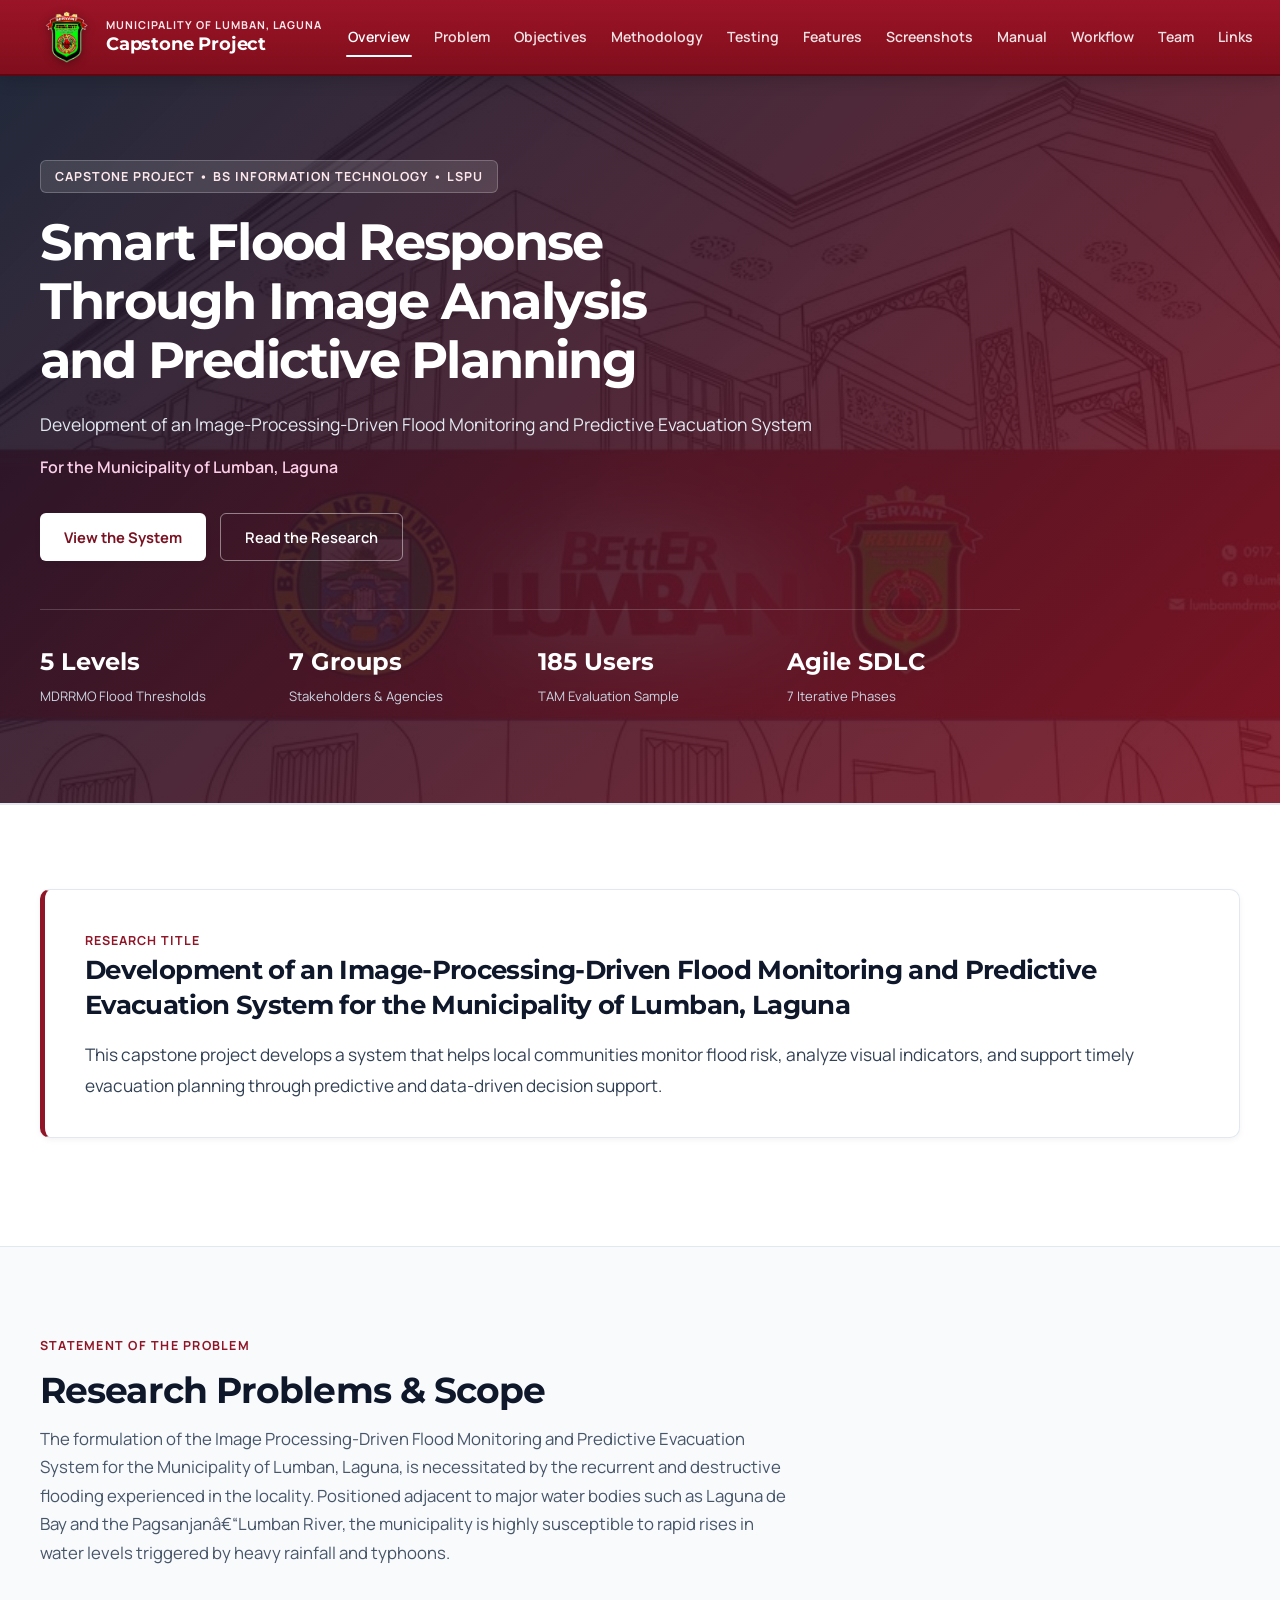
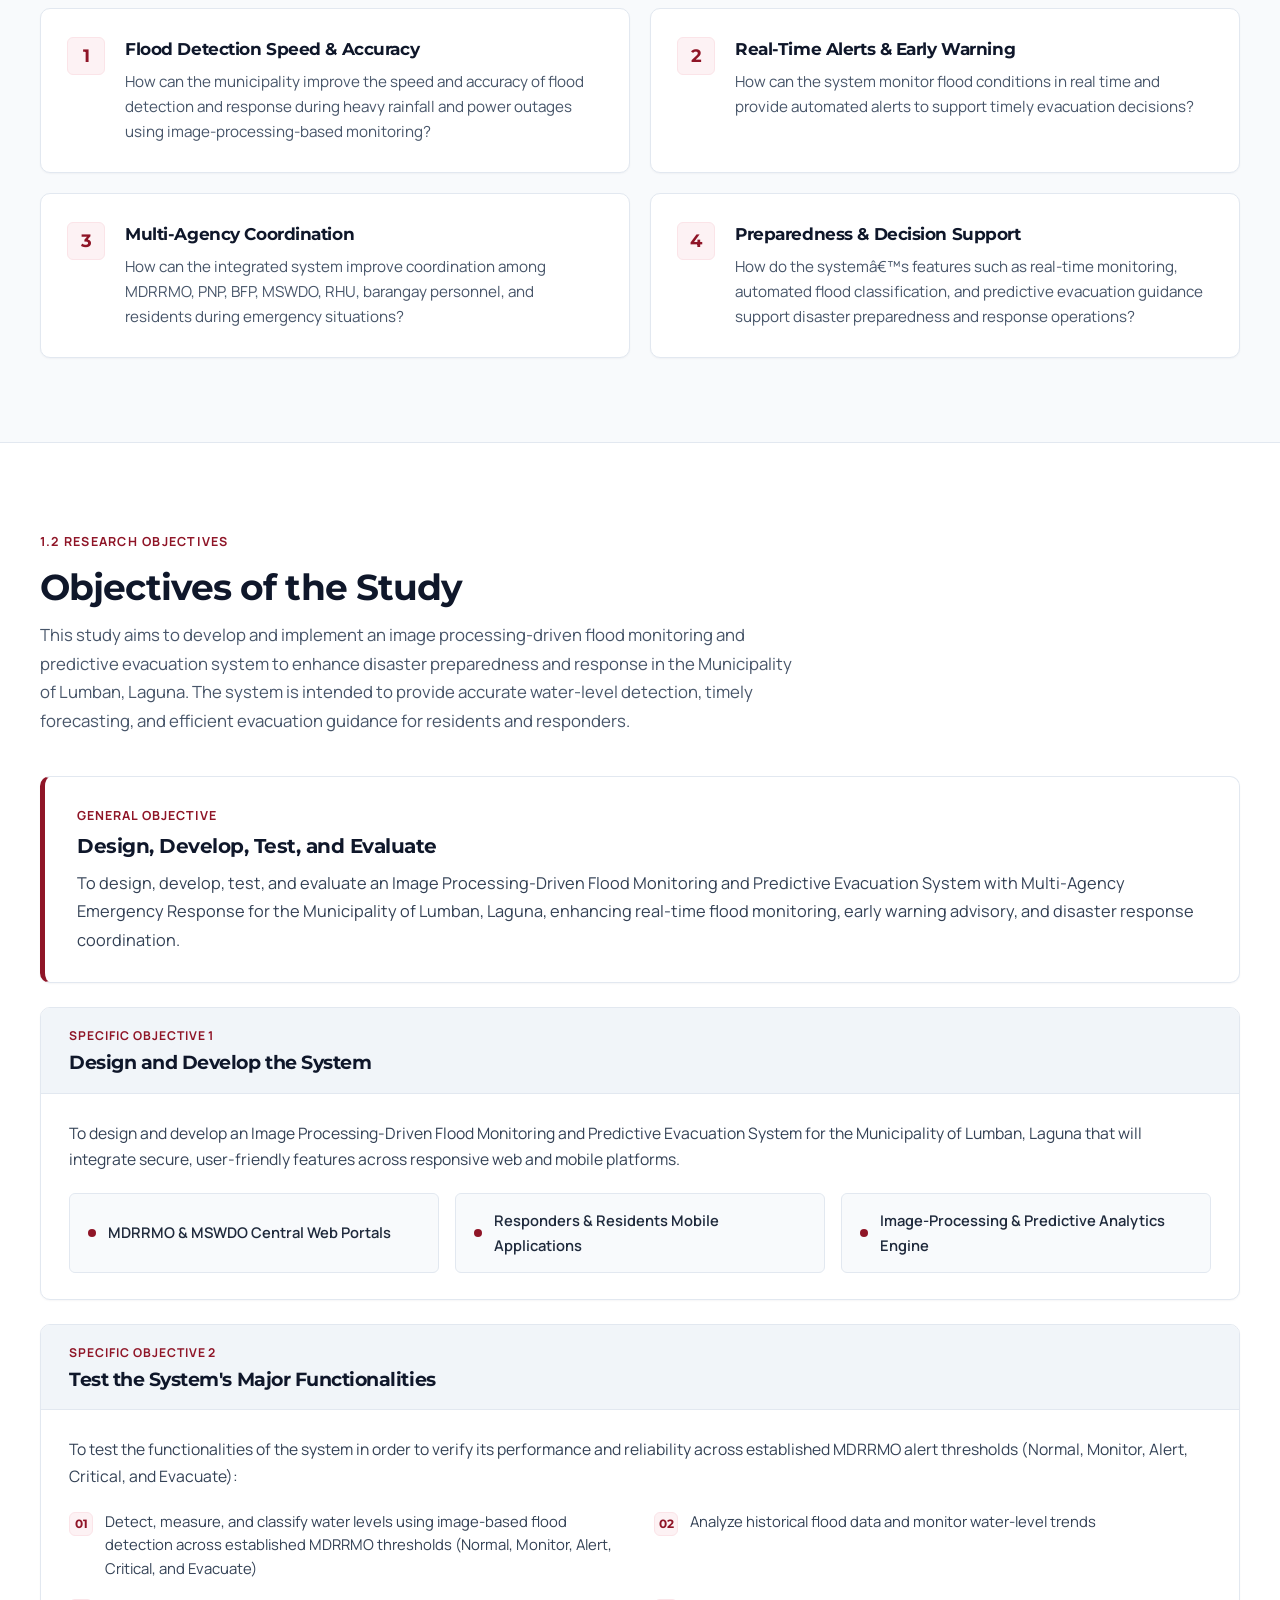
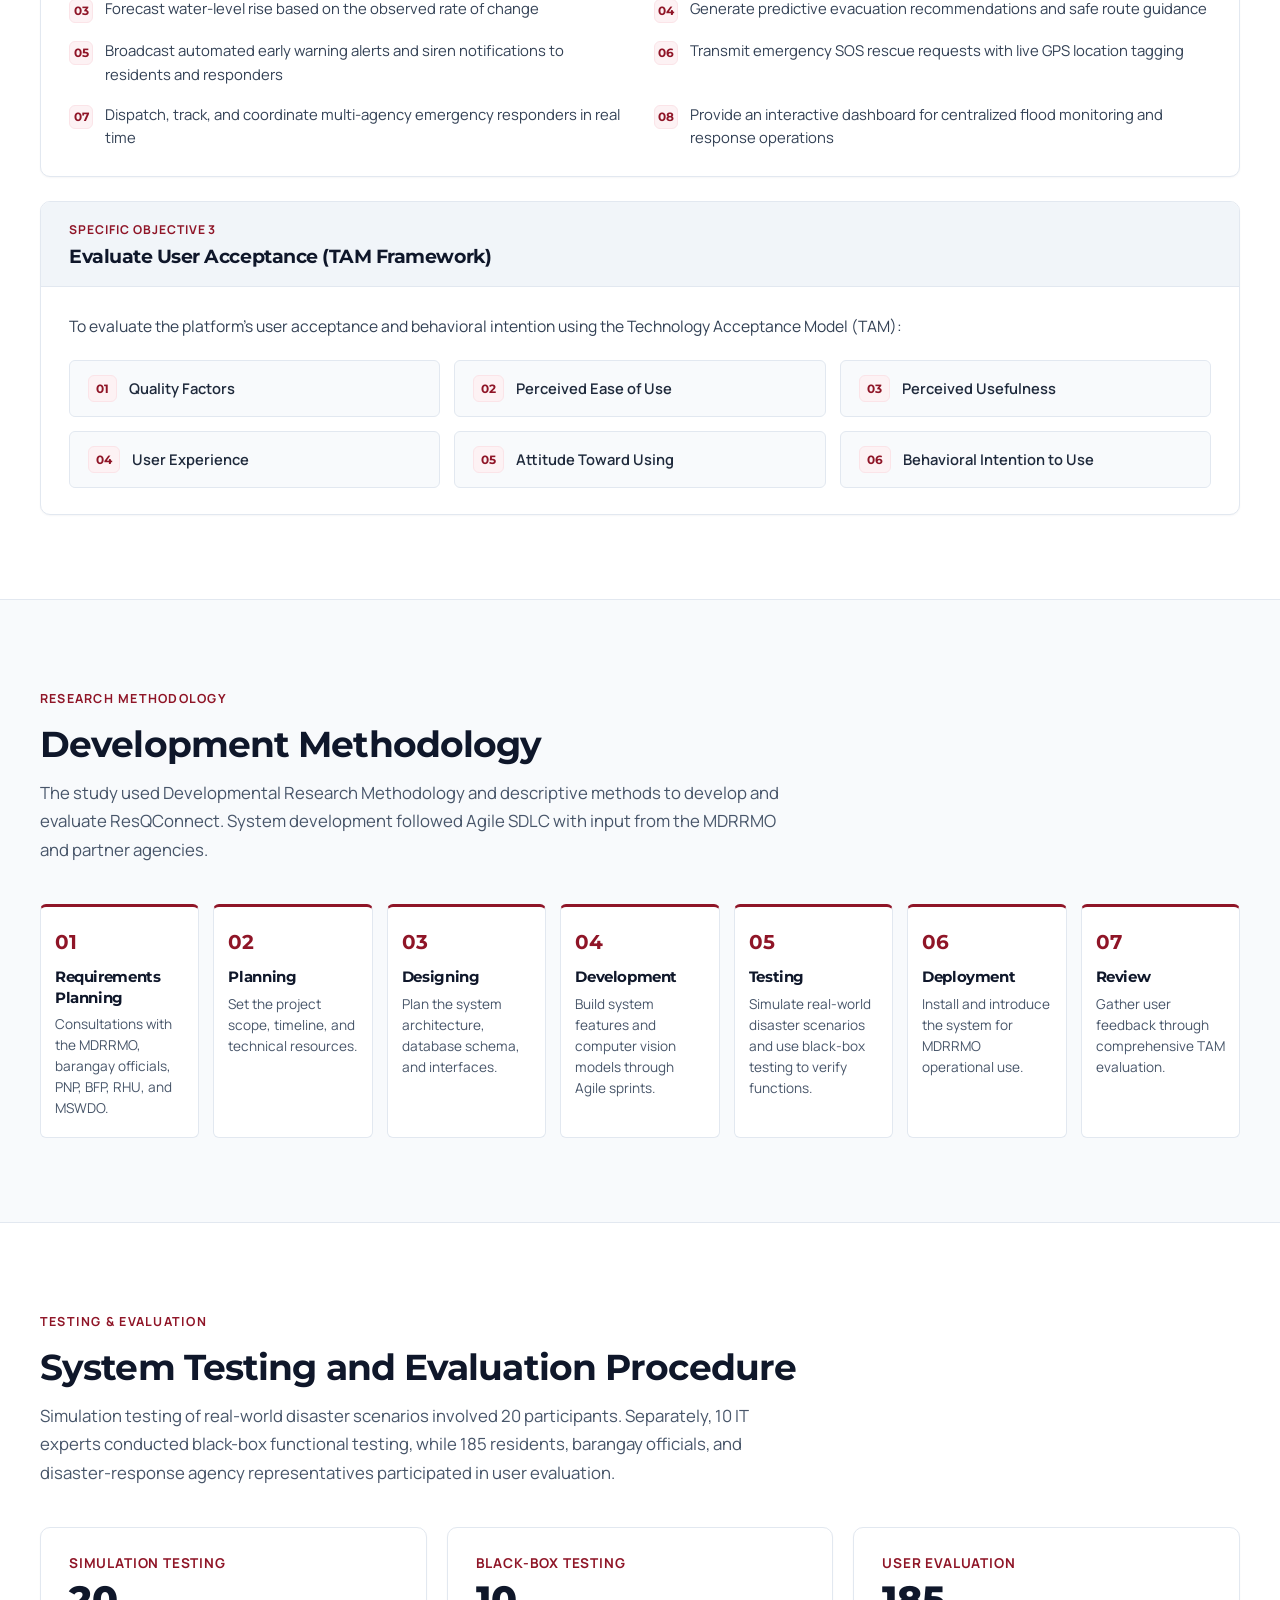
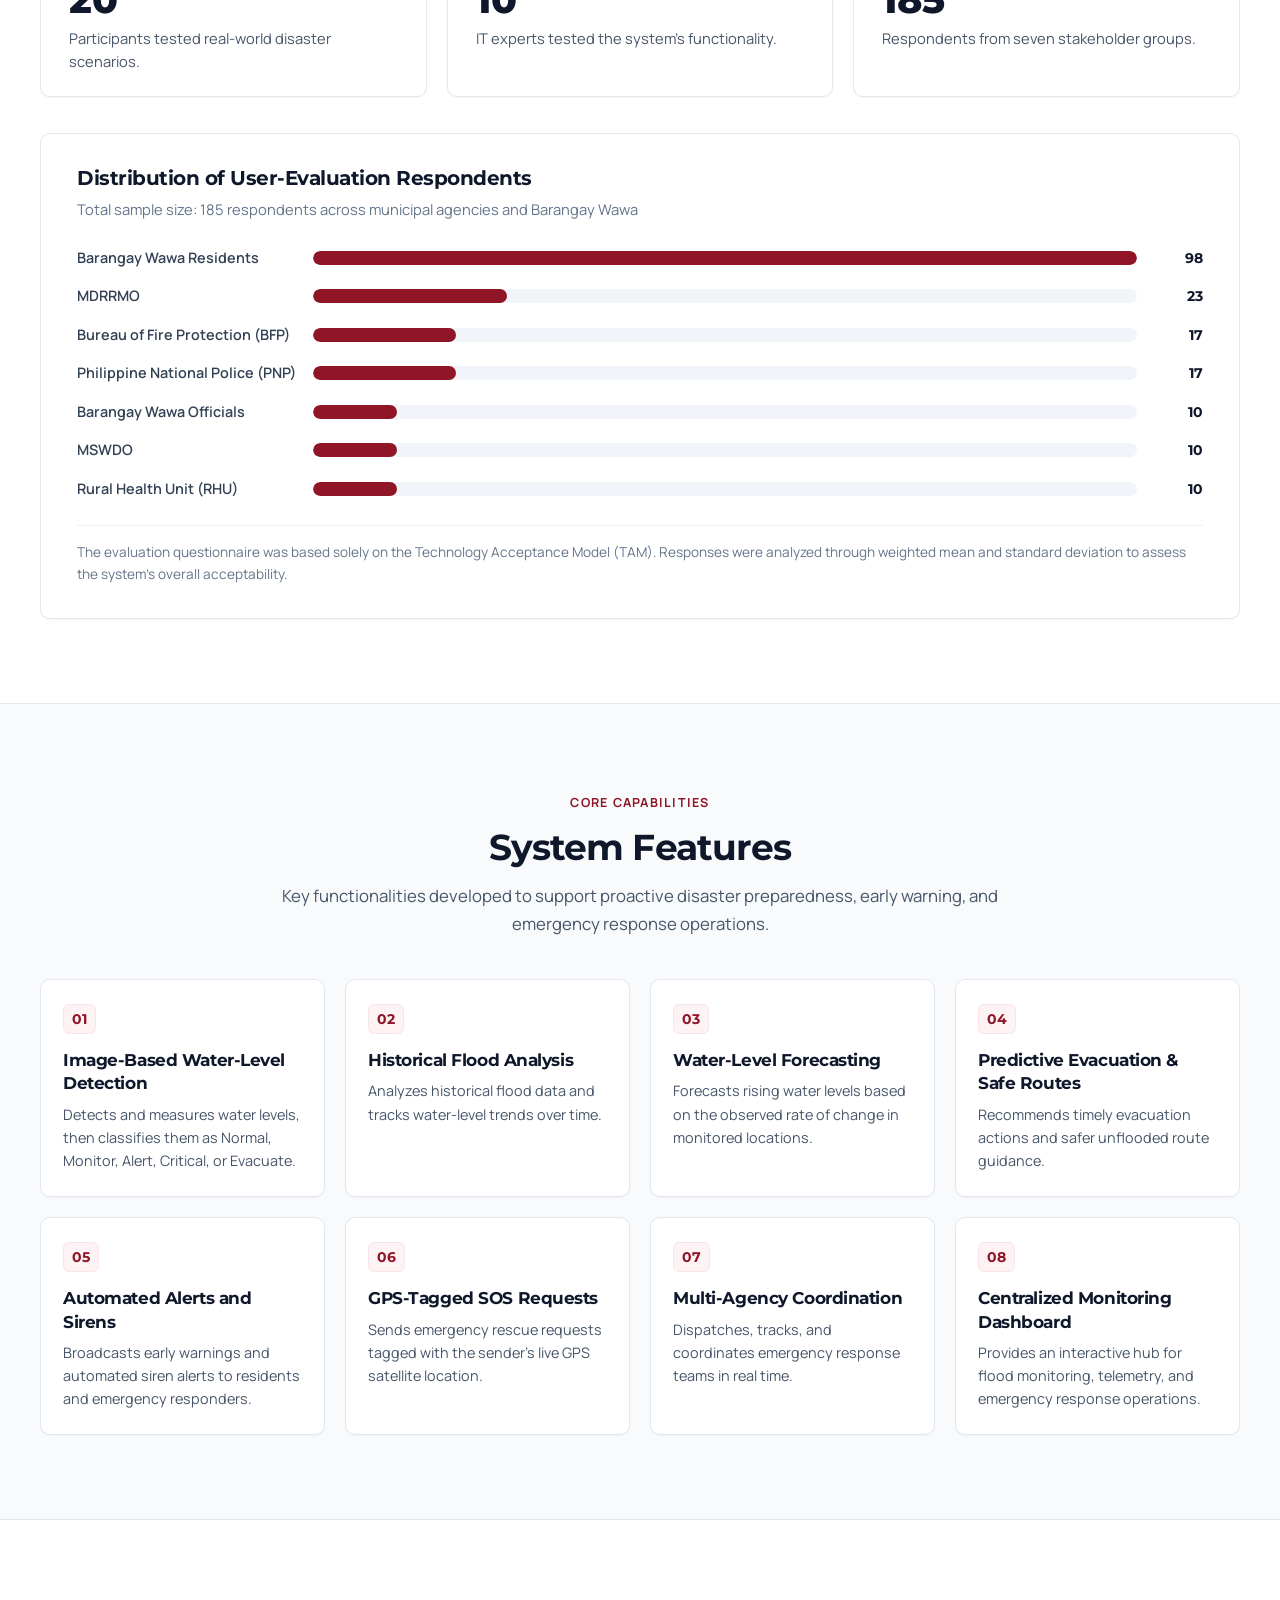
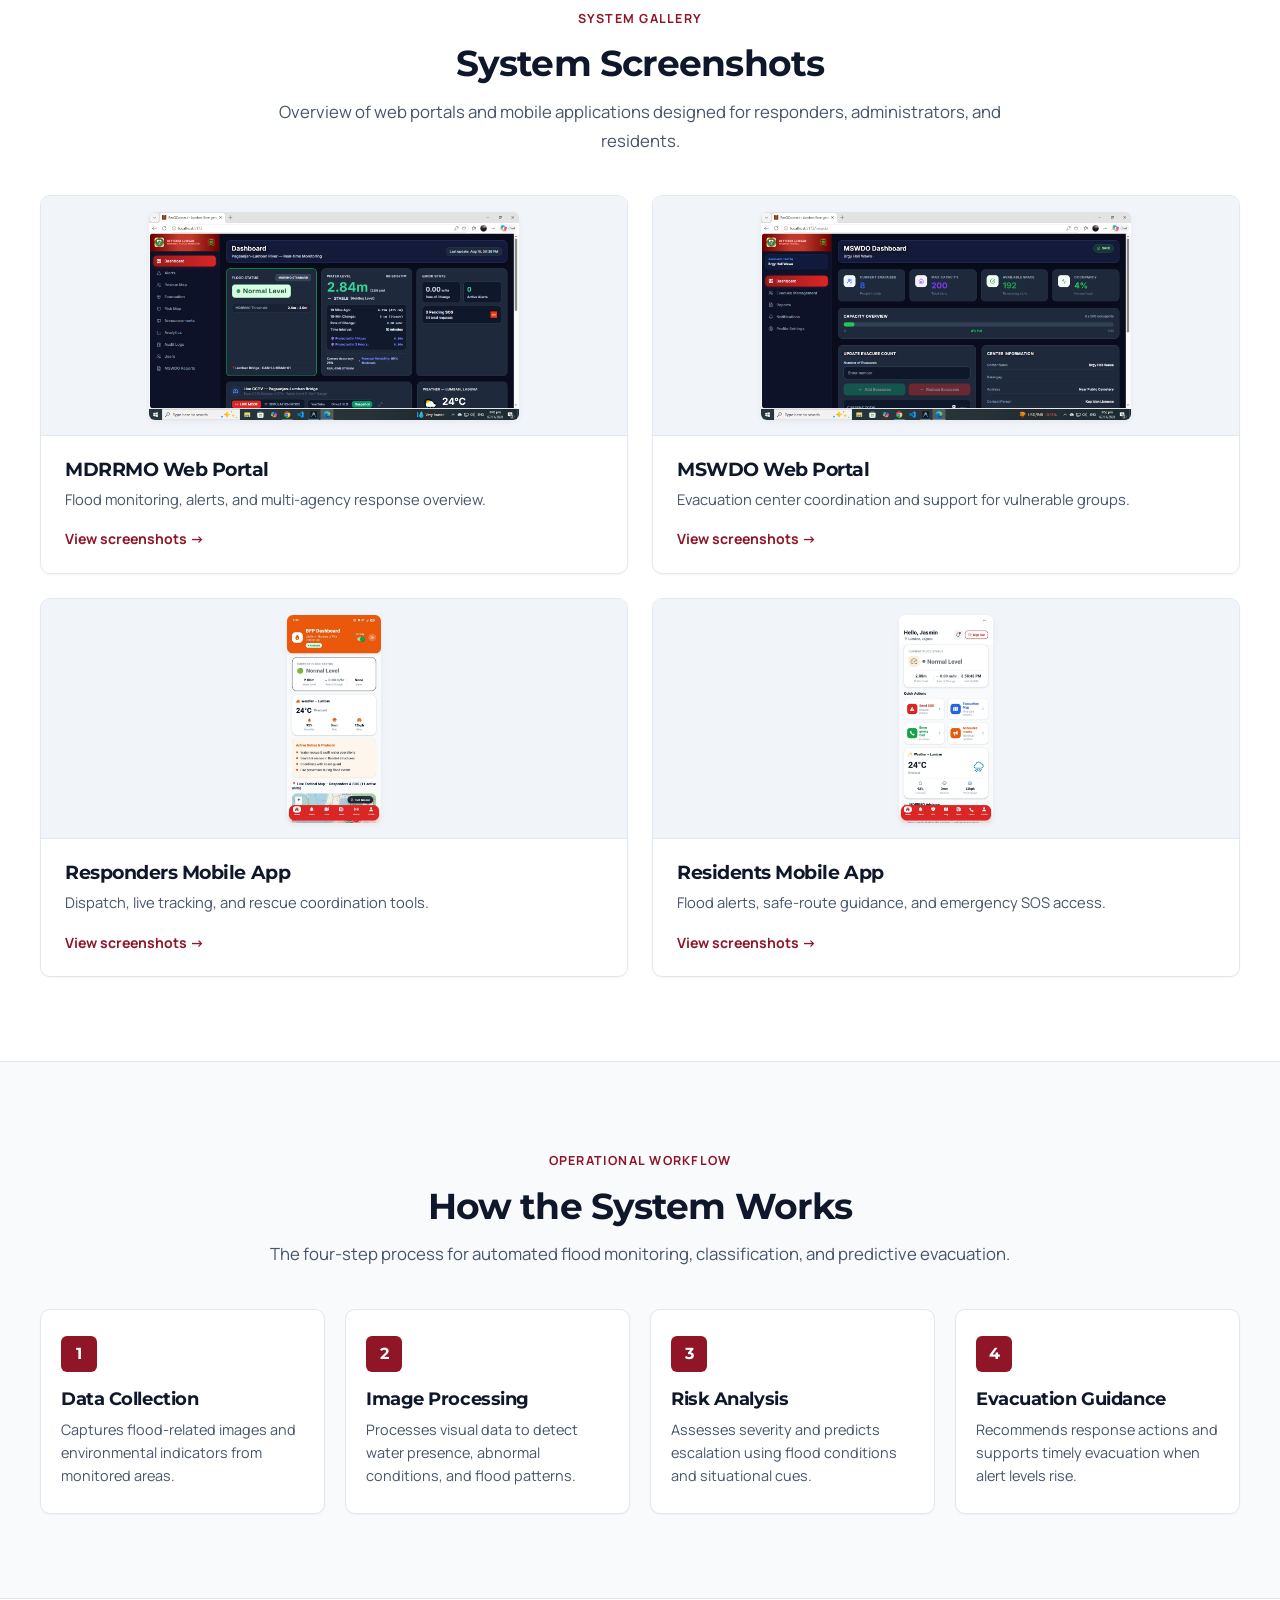
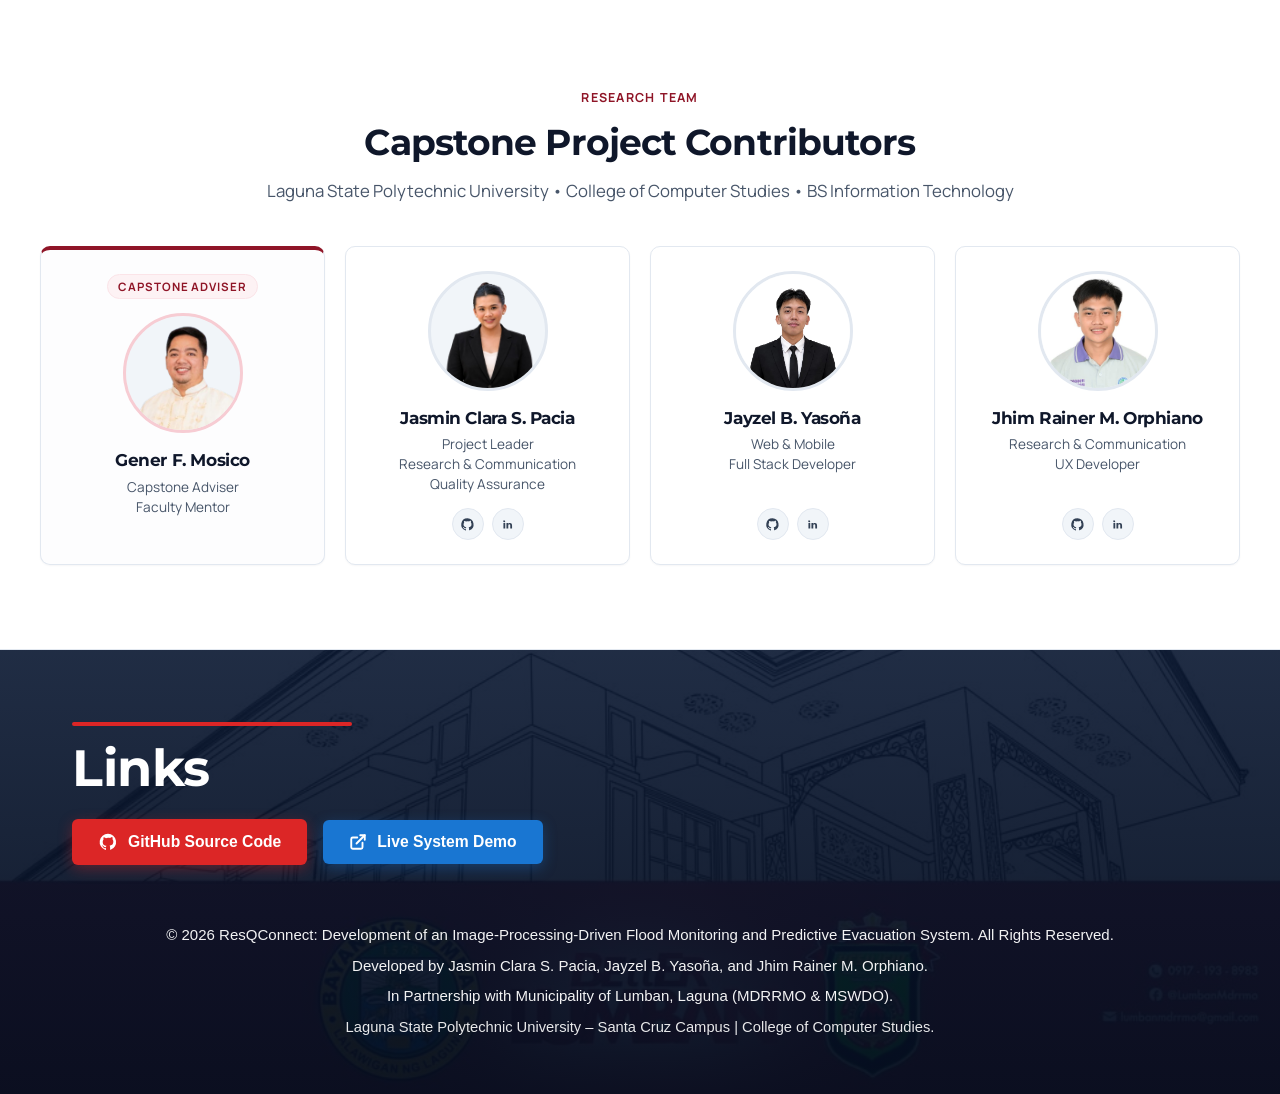
<file: index.html>
<!DOCTYPE html>
<html lang="en">
  <head>
    <meta charset="UTF-8" />
    <meta name="viewport" content="width=device-width, initial-scale=1.0" />
    <title>Development of an Image-Processing-Driven Flood Monitoring and Predictive Evacuation System for Municipality of Lumban, Laguna</title>
    <meta
      name="description"
      content="Development of an Image-Processing-Driven Flood Monitoring and Predictive Evacuation System for Municipality of Lumban, Laguna."
    />
    <link rel="icon" type="image/png" href="assets/images/logo.png" />
    <link rel="shortcut icon" type="image/png" href="assets/images/logo.png" />
    <link rel="apple-touch-icon" href="assets/images/logo.png" />
    <link rel="preconnect" href="https://fonts.googleapis.com" />
    <link rel="preconnect" href="https://fonts.gstatic.com" crossorigin />
    <link
      href="https://fonts.googleapis.com/css2?family=Manrope:wght@400;500;600;700;800&family=Montserrat:wght@600;700;800&display=swap"
      rel="stylesheet"
    />
    <link rel="stylesheet" href="styles.css?v=10" />
  </head>
  <body>
    <div class="page-shell">
      <!-- Main Topbar Navigation -->
      <header class="topbar">
        <div class="container nav">
          <a href="#top" class="brand-wrap">
            <img src="assets/images/logo.png" alt="ResQConnect Logo" class="brand-logo" />
            <div class="brand-copy">
              <span class="brand-kicker">Municipality of Lumban, Laguna</span>
              <strong>Capstone Project</strong>
            </div>
          </a>

          <nav class="main-nav" aria-label="Main navigation">
            <a href="#top">Overview</a>
            <a href="#problem">Problem</a>
            <a href="#objectives">Objectives</a>
            <a href="#methodology">Methodology</a>
            <a href="#testing">Testing</a>
            <a href="#features">Features</a>
            <a href="screenshots.html">Screenshots</a>
            <a href="manual.html">Manual</a>
            <a href="#workflow">Workflow</a>
            <a href="#team">Team</a>
            <a href="#links">Links</a>
          </nav>

          <button class="nav-toggle" type="button" aria-label="Toggle navigation menu" aria-expanded="false">
            <span></span>
            <span></span>
            <span></span>
          </button>
        </div>
      </header>

      <main>
        <!-- Hero Section -->
        <section class="hero" id="top">
          <div class="container">
            <div class="hero-content">
              <span class="hero-meta-badge">Capstone Project &bull; BS Information Technology &bull; LSPU</span>
              <h1>
                Smart Flood Response<br />
                Through Image Analysis<br />
                and Predictive Planning
              </h1>
              <p class="hero-subtitle">
                Development of an Image-Processing-Driven Flood Monitoring and Predictive Evacuation System
              </p>
              <p class="hero-location">
                For the Municipality of Lumban, Laguna
              </p>

              <div class="hero-actions">
                <a href="screenshots.html" class="btn btn-white">View the System</a>
                <a href="https://drive.google.com/file/d/1IBwvBb3pCxZsMA-bEeKrosBSF6Q2Ntqe/view?usp=sharing" target="_blank" rel="noopener noreferrer" class="btn btn-outline-white">Read the Research</a>
              </div>

              <div class="hero-key-facts">
                <div class="fact-item">
                  <strong>5 Levels</strong>
                  <span>MDRRMO Flood Thresholds</span>
                </div>
                <div class="fact-item">
                  <strong>7 Groups</strong>
                  <span>Stakeholders &amp; Agencies</span>
                </div>
                <div class="fact-item">
                  <strong>185 Users</strong>
                  <span>TAM Evaluation Sample</span>
                </div>
                <div class="fact-item">
                  <strong>Agile SDLC</strong>
                  <span>7 Iterative Phases</span>
                </div>
              </div>
            </div>
          </div>
        </section>

        <!-- Research Overview / Research Title -->
        <section id="overview" class="section section-alt">
          <div class="container">
            <div class="research-title-card">
              <span class="research-title-kicker">Research Title</span>
              <h2>
                Development of an Image-Processing-Driven Flood Monitoring and Predictive Evacuation System for the Municipality of Lumban, Laguna
              </h2>
              <p class="research-summary-text">
                This capstone project develops a system that helps local communities monitor flood risk, analyze visual indicators, and support timely evacuation planning through predictive and data-driven decision support.
              </p>
            </div>
          </div>
        </section>

        <!-- Statement of the Problem -->
        <section id="problem" class="section">
          <div class="container">
            <div class="section-heading">
              <span class="section-kicker">Statement of the Problem</span>
              <h2>Research Problems &amp; Scope</h2>
              <p class="section-subtitle">
                The formulation of the Image Processing-Driven Flood Monitoring and Predictive Evacuation System for the Municipality of Lumban, Laguna, is necessitated by the recurrent and destructive flooding experienced in the locality. Positioned adjacent to major water bodies such as Laguna de Bay and the Pagsanjanâ€“Lumban River, the municipality is highly susceptible to rapid rises in water levels triggered by heavy rainfall and typhoons.
              </p>
            </div>

            <div class="problem-grid">
              <article class="problem-card">
                <div class="problem-number">1</div>
                <div class="problem-body">
                  <h3>Flood Detection Speed &amp; Accuracy</h3>
                  <p>
                    How can the municipality improve the speed and accuracy of flood detection and response during heavy rainfall and power outages using image-processing-based monitoring?
                  </p>
                </div>
              </article>

              <article class="problem-card">
                <div class="problem-number">2</div>
                <div class="problem-body">
                  <h3>Real-Time Alerts &amp; Early Warning</h3>
                  <p>
                    How can the system monitor flood conditions in real time and provide automated alerts to support timely evacuation decisions?
                  </p>
                </div>
              </article>

              <article class="problem-card">
                <div class="problem-number">3</div>
                <div class="problem-body">
                  <h3>Multi-Agency Coordination</h3>
                  <p>
                    How can the integrated system improve coordination among MDRRMO, PNP, BFP, MSWDO, RHU, barangay personnel, and residents during emergency situations?
                  </p>
                </div>
              </article>

              <article class="problem-card">
                <div class="problem-number">4</div>
                <div class="problem-body">
                  <h3>Preparedness &amp; Decision Support</h3>
                  <p>
                    How do the systemâ€™s features such as real-time monitoring, automated flood classification, and predictive evacuation guidance support disaster preparedness and response operations?
                  </p>
                </div>
              </article>
            </div>
          </div>
        </section>

        <!-- Research Objectives -->
        <section id="objectives" class="section section-alt">
          <div class="container">
            <div class="section-heading">
              <span class="section-kicker">1.2 Research Objectives</span>
              <h2>Objectives of the Study</h2>
              <p class="section-subtitle">
                This study aims to develop and implement an image processing-driven flood monitoring and predictive evacuation system to enhance disaster preparedness and response in the Municipality of Lumban, Laguna. The system is intended to provide accurate water-level detection, timely forecasting, and efficient evacuation guidance for residents and responders.
              </p>
            </div>

            <div class="general-objective-box">
              <span class="box-kicker">General Objective</span>
              <h3>Design, Develop, Test, and Evaluate</h3>
              <p>
                To design, develop, test, and evaluate an Image Processing-Driven Flood Monitoring and Predictive Evacuation System with Multi-Agency Emergency Response for the Municipality of Lumban, Laguna, enhancing real-time flood monitoring, early warning advisory, and disaster response coordination.
              </p>
            </div>

            <div class="objectives-stack">
              <!-- Specific Objective 1 -->
              <article class="objective-card">
                <div class="objective-header">
                  <span class="objective-tag">Specific Objective 1</span>
                  <h3>Design and Develop the System</h3>
                </div>
                <div class="objective-body">
                  <p>
                    To design and develop an Image Processing-Driven Flood Monitoring and Predictive Evacuation System for the Municipality of Lumban, Laguna that will integrate secure, user-friendly features across responsive web and mobile platforms.
                  </p>
                  <div class="objective-chips-grid">
                    <div class="objective-chip">
                      <span class="chip-dot"></span>
                      <span>MDRRMO &amp; MSWDO Central Web Portals</span>
                    </div>
                    <div class="objective-chip">
                      <span class="chip-dot"></span>
                      <span>Responders &amp; Residents Mobile Applications</span>
                    </div>
                    <div class="objective-chip">
                      <span class="chip-dot"></span>
                      <span>Image-Processing &amp; Predictive Analytics Engine</span>
                    </div>
                  </div>
                </div>
              </article>

              <!-- Specific Objective 2 -->
              <article class="objective-card">
                <div class="objective-header">
                  <span class="objective-tag">Specific Objective 2</span>
                  <h3>Test the System's Major Functionalities</h3>
                </div>
                <div class="objective-body">
                  <p>
                    To test the functionalities of the system in order to verify its performance and reliability across established MDRRMO alert thresholds (Normal, Monitor, Alert, Critical, and Evacuate):
                  </p>
                  <ul class="feature-check-list">
                    <li>
                      <span class="check-num">01</span>
                      <span>Detect, measure, and classify water levels using image-based flood detection across established MDRRMO thresholds (Normal, Monitor, Alert, Critical, and Evacuate)</span>
                    </li>
                    <li>
                      <span class="check-num">02</span>
                      <span>Analyze historical flood data and monitor water-level trends</span>
                    </li>
                    <li>
                      <span class="check-num">03</span>
                      <span>Forecast water-level rise based on the observed rate of change</span>
                    </li>
                    <li>
                      <span class="check-num">04</span>
                      <span>Generate predictive evacuation recommendations and safe route guidance</span>
                    </li>
                    <li>
                      <span class="check-num">05</span>
                      <span>Broadcast automated early warning alerts and siren notifications to residents and responders</span>
                    </li>
                    <li>
                      <span class="check-num">06</span>
                      <span>Transmit emergency SOS rescue requests with live GPS location tagging</span>
                    </li>
                    <li>
                      <span class="check-num">07</span>
                      <span>Dispatch, track, and coordinate multi-agency emergency responders in real time</span>
                    </li>
                    <li>
                      <span class="check-num">08</span>
                      <span>Provide an interactive dashboard for centralized flood monitoring and response operations</span>
                    </li>
                  </ul>
                </div>
              </article>

              <!-- Specific Objective 3 -->
              <article class="objective-card">
                <div class="objective-header">
                  <span class="objective-tag">Specific Objective 3</span>
                  <h3>Evaluate User Acceptance (TAM Framework)</h3>
                </div>
                <div class="objective-body">
                  <p>
                    To evaluate the platform's user acceptance and behavioral intention using the Technology Acceptance Model (TAM):
                  </p>
                  <ul class="tam-grid">
                    <li class="tam-grid-item">
                      <span class="tam-num">01</span>
                      <span>Quality Factors</span>
                    </li>
                    <li class="tam-grid-item">
                      <span class="tam-num">02</span>
                      <span>Perceived Ease of Use</span>
                    </li>
                    <li class="tam-grid-item">
                      <span class="tam-num">03</span>
                      <span>Perceived Usefulness</span>
                    </li>
                    <li class="tam-grid-item">
                      <span class="tam-num">04</span>
                      <span>User Experience</span>
                    </li>
                    <li class="tam-grid-item">
                      <span class="tam-num">05</span>
                      <span>Attitude Toward Using</span>
                    </li>
                    <li class="tam-grid-item">
                      <span class="tam-num">06</span>
                      <span>Behavioral Intention to Use</span>
                    </li>
                  </ul>
                </div>
              </article>
            </div>
          </div>
        </section>

        <!-- Methodology -->
        <section id="methodology" class="section">
          <div class="container">
            <div class="section-heading">
              <span class="section-kicker">Research Methodology</span>
              <h2>Development Methodology</h2>
              <p class="section-subtitle">
                The study used Developmental Research Methodology and descriptive methods to develop and evaluate ResQConnect. System development followed Agile SDLC with input from the MDRRMO and partner agencies.
              </p>
            </div>

            <div class="agile-grid">
              <article class="agile-card">
                <span class="agile-step-num">01</span>
                <h4>Requirements Planning</h4>
                <p>Consultations with the MDRRMO, barangay officials, PNP, BFP, RHU, and MSWDO.</p>
              </article>

              <article class="agile-card">
                <span class="agile-step-num">02</span>
                <h4>Planning</h4>
                <p>Set the project scope, timeline, and technical resources.</p>
              </article>

              <article class="agile-card">
                <span class="agile-step-num">03</span>
                <h4>Designing</h4>
                <p>Plan the system architecture, database schema, and interfaces.</p>
              </article>

              <article class="agile-card">
                <span class="agile-step-num">04</span>
                <h4>Development</h4>
                <p>Build system features and computer vision models through Agile sprints.</p>
              </article>

              <article class="agile-card">
                <span class="agile-step-num">05</span>
                <h4>Testing</h4>
                <p>Simulate real-world disaster scenarios and use black-box testing to verify functions.</p>
              </article>

              <article class="agile-card">
                <span class="agile-step-num">06</span>
                <h4>Deployment</h4>
                <p>Install and introduce the system for MDRRMO operational use.</p>
              </article>

              <article class="agile-card">
                <span class="agile-step-num">07</span>
                <h4>Review</h4>
                <p>Gather user feedback through comprehensive TAM evaluation.</p>
              </article>
            </div>
          </div>
        </section>

        <!-- Testing & Evaluation -->
        <section id="testing" class="section section-alt">
          <div class="container">
            <div class="section-heading">
              <span class="section-kicker">Testing &amp; Evaluation</span>
              <h2>System Testing and Evaluation Procedure</h2>
              <p class="section-subtitle">
                Simulation testing of real-world disaster scenarios involved 20 participants. Separately, 10 IT experts conducted black-box functional testing, while 185 residents, barangay officials, and disaster-response agency representatives participated in user evaluation.
              </p>
            </div>

            <div class="metrics-row">
              <div class="metric-card">
                <span>Simulation Testing</span>
                <strong>20</strong>
                <p>Participants tested real-world disaster scenarios.</p>
              </div>

              <div class="metric-card">
                <span>Black-Box Testing</span>
                <strong>10</strong>
                <p>IT experts tested the system's functionality.</p>
              </div>

              <div class="metric-card">
                <span>User Evaluation</span>
                <strong>185</strong>
                <p>Respondents from seven stakeholder groups.</p>
              </div>
            </div>

            <!-- Distribution Chart -->
            <div class="chart-box">
              <h3>Distribution of User-Evaluation Respondents</h3>
              <p class="chart-box-desc">Total sample size: 185 respondents across municipal agencies and Barangay Wawa</p>

              <div class="bar-chart-list" role="img" aria-label="Horizontal bar graph of 185 respondents">
                <div class="bar-row">
                  <span class="bar-label">Barangay Wawa Residents</span>
                  <div class="bar-track"><div class="bar-fill" style="width: 100%;"></div></div>
                  <strong class="bar-val">98</strong>
                </div>

                <div class="bar-row">
                  <span class="bar-label">MDRRMO</span>
                  <div class="bar-track"><div class="bar-fill" style="width: 23.5%;"></div></div>
                  <strong class="bar-val">23</strong>
                </div>

                <div class="bar-row">
                  <span class="bar-label">Bureau of Fire Protection (BFP)</span>
                  <div class="bar-track"><div class="bar-fill" style="width: 17.3%;"></div></div>
                  <strong class="bar-val">17</strong>
                </div>

                <div class="bar-row">
                  <span class="bar-label">Philippine National Police (PNP)</span>
                  <div class="bar-track"><div class="bar-fill" style="width: 17.3%;"></div></div>
                  <strong class="bar-val">17</strong>
                </div>

                <div class="bar-row">
                  <span class="bar-label">Barangay Wawa Officials</span>
                  <div class="bar-track"><div class="bar-fill" style="width: 10.2%;"></div></div>
                  <strong class="bar-val">10</strong>
                </div>

                <div class="bar-row">
                  <span class="bar-label">MSWDO</span>
                  <div class="bar-track"><div class="bar-fill" style="width: 10.2%;"></div></div>
                  <strong class="bar-val">10</strong>
                </div>

                <div class="bar-row">
                  <span class="bar-label">Rural Health Unit (RHU)</span>
                  <div class="bar-track"><div class="bar-fill" style="width: 10.2%;"></div></div>
                  <strong class="bar-val">10</strong>
                </div>
              </div>

              <p class="chart-note">
                The evaluation questionnaire was based solely on the Technology Acceptance Model (TAM). Responses were analyzed through weighted mean and standard deviation to assess the system's overall acceptability.
              </p>
            </div>
          </div>
        </section>

        <!-- Core System Features -->
        <section id="features" class="section">
          <div class="container">
            <div class="section-heading center">
              <span class="section-kicker">Core Capabilities</span>
              <h2>System Features</h2>
              <p class="section-subtitle">
                Key functionalities developed to support proactive disaster preparedness, early warning, and emergency response operations.
              </p>
            </div>

            <div class="features-grid">
              <article class="feature-box">
                <span class="feature-num">01</span>
                <h3>Image-Based Water-Level Detection</h3>
                <p>Detects and measures water levels, then classifies them as Normal, Monitor, Alert, Critical, or Evacuate.</p>
              </article>

              <article class="feature-box">
                <span class="feature-num">02</span>
                <h3>Historical Flood Analysis</h3>
                <p>Analyzes historical flood data and tracks water-level trends over time.</p>
              </article>

              <article class="feature-box">
                <span class="feature-num">03</span>
                <h3>Water-Level Forecasting</h3>
                <p>Forecasts rising water levels based on the observed rate of change in monitored locations.</p>
              </article>

              <article class="feature-box">
                <span class="feature-num">04</span>
                <h3>Predictive Evacuation &amp; Safe Routes</h3>
                <p>Recommends timely evacuation actions and safer unflooded route guidance.</p>
              </article>

              <article class="feature-box">
                <span class="feature-num">05</span>
                <h3>Automated Alerts and Sirens</h3>
                <p>Broadcasts early warnings and automated siren alerts to residents and emergency responders.</p>
              </article>

              <article class="feature-box">
                <span class="feature-num">06</span>
                <h3>GPS-Tagged SOS Requests</h3>
                <p>Sends emergency rescue requests tagged with the sender's live GPS satellite location.</p>
              </article>

              <article class="feature-box">
                <span class="feature-num">07</span>
                <h3>Multi-Agency Coordination</h3>
                <p>Dispatches, tracks, and coordinates emergency response teams in real time.</p>
              </article>

              <article class="feature-box">
                <span class="feature-num">08</span>
                <h3>Centralized Monitoring Dashboard</h3>
                <p>Provides an interactive hub for flood monitoring, telemetry, and emergency response operations.</p>
              </article>
            </div>
          </div>
        </section>

        <!-- System Screenshots Section -->
        <section id="screenshots" class="section section-alt">
          <div class="container">
            <div class="section-heading center">
              <span class="section-kicker">System Gallery</span>
              <h2>System Screenshots</h2>
              <p class="section-subtitle">
                Overview of web portals and mobile applications designed for responders, administrators, and residents.
              </p>
            </div>

            <div class="screenshots-grid">
              <article class="screenshot-card">
                <div class="screenshot-preview">
                  <img src="assets/images/1.png" alt="MDRRMO Web Portal screenshot" />
                </div>
                <div class="screenshot-body">
                  <h3>MDRRMO Web Portal</h3>
                  <p>Flood monitoring, alerts, and multi-agency response overview.</p>
                  <a class="screenshot-link" href="screenshots.html#admin">View screenshots &rarr;</a>
                </div>
              </article>

              <article class="screenshot-card">
                <div class="screenshot-preview">
                  <img src="assets/images/mswdo.png" alt="MSWDO Web Portal screenshot" />
                </div>
                <div class="screenshot-body">
                  <h3>MSWDO Web Portal</h3>
                  <p>Evacuation center coordination and support for vulnerable groups.</p>
                  <a class="screenshot-link" href="screenshots.html#mswdo">View screenshots &rarr;</a>
                </div>
              </article>

              <article class="screenshot-card">
                <div class="screenshot-preview">
                  <img src="assets/images/Responders%20Homepage.jpg" alt="Responders Mobile App showing the BFP dashboard and flood response tools" />
                </div>
                <div class="screenshot-body">
                  <h3>Responders Mobile App</h3>
                  <p>Dispatch, live tracking, and rescue coordination tools.</p>
                  <a class="screenshot-link" href="screenshots.html#responders">View screenshots &rarr;</a>
                </div>
              </article>

              <article class="screenshot-card">
                <div class="screenshot-preview">
                  <img src="assets/images/Residents%20Homepage.jpg" alt="Residents Mobile App showing flood status, emergency actions, and local weather" />
                </div>
                <div class="screenshot-body">
                  <h3>Residents Mobile App</h3>
                  <p>Flood alerts, safe-route guidance, and emergency SOS access.</p>
                  <a class="screenshot-link" href="screenshots.html#residents">View screenshots &rarr;</a>
                </div>
              </article>
            </div>
          </div>
        </section>

        <!-- Operational Workflow -->
        <section id="workflow" class="section">
          <div class="container">
            <div class="section-heading center">
              <span class="section-kicker">Operational Workflow</span>
              <h2>How the System Works</h2>
              <p class="section-subtitle">
                The four-step process for automated flood monitoring, classification, and predictive evacuation.
              </p>
            </div>

            <div class="workflow-grid">
              <div class="workflow-card">
                <span class="workflow-step-badge">1</span>
                <h3>Data Collection</h3>
                <p>Captures flood-related images and environmental indicators from monitored areas.</p>
              </div>

              <div class="workflow-card">
                <span class="workflow-step-badge">2</span>
                <h3>Image Processing</h3>
                <p>Processes visual data to detect water presence, abnormal conditions, and flood patterns.</p>
              </div>

              <div class="workflow-card">
                <span class="workflow-step-badge">3</span>
                <h3>Risk Analysis</h3>
                <p>Assesses severity and predicts escalation using flood conditions and situational cues.</p>
              </div>

              <div class="workflow-card">
                <span class="workflow-step-badge">4</span>
                <h3>Evacuation Guidance</h3>
                <p>Recommends response actions and supports timely evacuation when alert levels rise.</p>
              </div>
            </div>
          </div>
        </section>

        <!-- Research Team Section -->
        <section id="team" class="section section-alt">
          <div class="container">
            <div class="section-heading center">
              <span class="section-kicker">Research Team</span>
              <h2>Capstone Project Contributors</h2>
              <p class="section-subtitle">
                Laguna State Polytechnic University &bull; College of Computer Studies &bull; BS Information Technology
              </p>
            </div>

            <div class="team-grid">
              <!-- Capstone Adviser -->
              <div class="team-member-card adviser">
                <span class="adviser-label">Capstone Adviser</span>
                <div class="member-avatar">
                  <img src="assets/images/Mosico.png" alt="Gener F. Mosico, MSIT" />
                </div>
                <h3>Gener F. Mosico</h3>
                <p class="member-role">Capstone Adviser<br>Faculty Mentor</p>
              </div>

              <!-- Jasmin Clara S. Pacia -->
              <div class="team-member-card">
                <div class="member-avatar">
                  <img src="assets/images/PACIA (2).png" alt="Jasmin Clara S. Pacia" />
                </div>
                <h3>Jasmin Clara S. Pacia</h3>
                <p class="member-role">Project Leader<br>Research &amp; Communication<br>Quality Assurance</p>
                <div class="member-socials" aria-label="Jasmin Clara S. Pacia social links">
                  <a href="https://github.com/jast27" target="_blank" rel="noopener noreferrer" aria-label="GitHub profile" class="member-social-btn">
                    <svg viewBox="0 0 24 24" fill="currentColor"><path d="M12 2a10 10 0 0 0-3.16 19.49c.5.09.68-.22.68-.48v-1.7c-2.77.6-3.35-1.18-3.35-1.18-.45-1.15-1.1-1.46-1.1-1.46-.9-.62.07-.61.07-.61 1 .07 1.53 1.03 1.53 1.03.89 1.53 2.34 1.09 2.91.83.09-.65.35-1.09.63-1.34-2.21-.25-4.54-1.1-4.54-4.9 0-1.08.39-1.97 1.03-2.66-.1-.25-.45-1.28.1-2.66 0 0 .84-.27 2.75 1.02A9.49 9.49 0 0 1 12 6.84c.85 0 1.71.11 2.51.33 1.91-1.29 2.75-1.02 2.75-1.02.55 1.38.2 2.41.1 2.66.64.69 1.03 1.58 1.03 2.66 0 3.81-2.34 4.64-4.56 4.89.36.3.68.9.68 1.82v2.7c0 .26.18.58.69.48A10 10 0 0 0 12 2Z"/></svg>
                  </a>
                  <a href="https://www.linkedin.com/in/jasmin-clara-pacia-a3a770427/" target="_blank" rel="noopener noreferrer" aria-label="LinkedIn profile" class="member-social-btn">
                    <svg viewBox="0 0 24 24" fill="currentColor"><path d="M6.94 8.5A1.56 1.56 0 1 1 6.94 5.4a1.56 1.56 0 0 1 0 3.1ZM5.5 9.7h2.88v8.8H5.5V9.7Zm4.82 0h2.76v1.2h.04c.38-.72 1.32-1.48 2.72-1.48 2.91 0 3.45 1.9 3.45 4.38v4.7h-2.88v-4.4c0-1.05-.02-2.4-1.47-2.4-1.47 0-1.7 1.14-1.7 2.32v4.48H10.32V9.7Z"/></svg>
                  </a>
                </div>
              </div>

              <!-- Jayzel B. Yasoña -->
              <div class="team-member-card">
                <div class="member-avatar">
                  <img src="assets/images/Yasona.png" alt="Jayzel B. Yaso&ntilde;a" />
                </div>
                <h3>Jayzel B. Yaso&ntilde;a</h3>
                <p class="member-role">Web &amp; Mobile<br>Full Stack Developer</p>
                <div class="member-socials" aria-label="Jayzel B. Yasoña social links">
                  <a href="https://github.com/ja1152452" target="_blank" rel="noopener noreferrer" aria-label="GitHub profile" class="member-social-btn">
                    <svg viewBox="0 0 24 24" fill="currentColor"><path d="M12 2a10 10 0 0 0-3.16 19.49c.5.09.68-.22.68-.48v-1.7c-2.77.6-3.35-1.18-3.35-1.18-.45-1.15-1.1-1.46-1.1-1.46-.9-.62.07-.61.07-.61 1 .07 1.53 1.03 1.53 1.03.89 1.53 2.34 1.09 2.91.83.09-.65.35-1.09.63-1.34-2.21-.25-4.54-1.1-4.54-4.9 0-1.08.39-1.97 1.03-2.66-.1-.25-.45-1.28.1-2.66 0 0 .84-.27 2.75 1.02A9.49 9.49 0 0 1 12 6.84c.85 0 1.71.11 2.51.33 1.91-1.29 2.75-1.02 2.75-1.02.55 1.38.2 2.41.1 2.66.64.69 1.03 1.58 1.03 2.66 0 3.81-2.34 4.64-4.56 4.89.36.3.68.9.68 1.82v2.7c0 .26.18.58.69.48A10 10 0 0 0 12 2Z"/></svg>
                  </a>
                  <a href="https://www.linkedin.com/in/jayzel-yaso%C3%B1a-2b977a428/" target="_blank" rel="noopener noreferrer" aria-label="LinkedIn profile" class="member-social-btn">
                    <svg viewBox="0 0 24 24" fill="currentColor"><path d="M6.94 8.5A1.56 1.56 0 1 1 6.94 5.4a1.56 1.56 0 0 1 0 3.1ZM5.5 9.7h2.88v8.8H5.5V9.7Zm4.82 0h2.76v1.2h.04c.38-.72 1.32-1.48 2.72-1.48 2.91 0 3.45 1.9 3.45 4.38v4.7h-2.88v-4.4c0-1.05-.02-2.4-1.47-2.4-1.47 0-1.7 1.14-1.7 2.32v4.48H10.32V9.7Z"/></svg>
                  </a>
                </div>
              </div>

              <!-- Jhim Rainer M. Orphiano -->
              <div class="team-member-card">
                <div class="member-avatar">
                  <img src="assets/images/Orphiano.jpg" alt="Jhim Rainer M. Orphiano" />
                </div>
                <h3>Jhim Rainer M. Orphiano</h3>
                <p class="member-role">Research &amp; Communication<br>UX Developer</p>
                <div class="member-socials" aria-label="Jhim Rainer M. Orphiano social links">
                  <a href="https://github.com/orphianojhimrainer-hub" target="_blank" rel="noopener noreferrer" aria-label="GitHub profile" class="member-social-btn">
                    <svg viewBox="0 0 24 24" fill="currentColor"><path d="M12 2a10 10 0 0 0-3.16 19.49c.5.09.68-.22.68-.48v-1.7c-2.77.6-3.35-1.18-3.35-1.18-.45-1.15-1.1-1.46-1.1-1.46-.9-.62.07-.61.07-.61 1 .07 1.53 1.03 1.53 1.03.89 1.53 2.34 1.09 2.91.83.09-.65.35-1.09.63-1.34-2.21-.25-4.54-1.1-4.54-4.9 0-1.08.39-1.97 1.03-2.66-.1-.25-.45-1.28.1-2.66 0 0 .84-.27 2.75 1.02A9.49 9.49 0 0 1 12 6.84c.85 0 1.71.11 2.51.33 1.91-1.29 2.75-1.02 2.75-1.02.55 1.38.2 2.41.1 2.66.64.69 1.03 1.58 1.03 2.66 0 3.81-2.34 4.64-4.56 4.89.36.3.68.9.68 1.82v2.7c0 .26.18.58.69.48A10 10 0 0 0 12 2Z"/></svg>
                  </a>
                  <a href="https://www.linkedin.com/in/jhim-rainer-orphiano-b66775427/" target="_blank" rel="noopener noreferrer" aria-label="LinkedIn profile" class="member-social-btn">
                    <svg viewBox="0 0 24 24" fill="currentColor"><path d="M6.94 8.5A1.56 1.56 0 1 1 6.94 5.4a1.56 1.56 0 0 1 0 3.1ZM5.5 9.7h2.88v8.8H5.5V9.7Zm4.82 0h2.76v1.2h.04c.38-.72 1.32-1.48 2.72-1.48 2.91 0 3.45 1.9 3.45 4.38v4.7h-2.88v-4.4c0-1.05-.02-2.4-1.47-2.4-1.47 0-1.7 1.14-1.7 2.32v4.48H10.32V9.7Z"/></svg>
                  </a>
                </div>
              </div>
            </div>
          </div>
        </section>
      </main>

      <!-- Links & Footer Section -->
      <footer class="site-footer" id="links">
        <div class="container footer-container">
          <!-- Section Heading with Red Accent Line -->
          <div class="footer-links-header">
            <div class="footer-links-accent" aria-hidden="true"></div>
            <h2 class="footer-links-title">Links</h2>
          </div>

          <!-- Action Buttons (GitHub Source Code & Live System Demo) -->
          <div class="footer-links-actions">
            <a href="https://github.com/ja1152452/Flood_Monitoring" target="_blank" rel="noopener noreferrer" class="footer-btn footer-btn-github">
              <svg viewBox="0 0 24 24" fill="currentColor" width="20" height="20" aria-hidden="true">
                <path d="M12 2a10 10 0 0 0-3.16 19.49c.5.09.68-.22.68-.48v-1.7c-2.77.6-3.35-1.18-3.35-1.18-.45-1.15-1.1-1.46-1.1-1.46-.9-.62.07-.61.07-.61 1 .07 1.53 1.03 1.53 1.03.89 1.53 2.34 1.09 2.91.83.09-.65.35-1.09.63-1.34-2.21-.25-4.54-1.1-4.54-4.9 0-1.08.39-1.97 1.03-2.66-.1-.25-.45-1.28.1-2.66 0 0 .84-.27 2.75 1.02A9.49 9.49 0 0 1 12 6.84c.85 0 1.71.11 2.51.33 1.91-1.29 2.75-1.02 2.75-1.02.55 1.38.2 2.41.1 2.66.64.69 1.03 1.58 1.03 2.66 0 3.81-2.34 4.64-4.56 4.89.36.3.68.9.68 1.82v2.7c0 .26.18.58.69.48A10 10 0 0 0 12 2Z"/>
              </svg>
              <span>GitHub Source Code</span>
            </a>
            <a href="manual.html" class="footer-btn footer-btn-demo">
              <svg viewBox="0 0 24 24" fill="none" stroke="currentColor" stroke-width="2.5" stroke-linecap="round" stroke-linejoin="round" width="18" height="18" aria-hidden="true">
                <path d="M18 13v6a2 2 0 0 1-2 2H5a2 2 0 0 1-2-2V8a2 2 0 0 1 2-2h6"></path>
                <polyline points="15 3 21 3 21 9"></polyline>
                <line x1="10" y1="14" x2="21" y2="3"></line>
              </svg>
              <span>Live System Demo</span>
            </a>
          </div>

          <!-- Academic & Capstone Attribution Metadata -->
          <div class="footer-metadata">
            <p class="footer-meta-line footer-copyright">
              &copy; 2026 ResQConnect: Development of an Image-Processing-Driven Flood Monitoring and Predictive Evacuation System. All Rights Reserved.
            </p>
            <p class="footer-meta-line footer-authors">
              Developed by Jasmin Clara S. Pacia, Jayzel B. Yaso&ntilde;a, and Jhim Rainer M. Orphiano.
            </p>
            <p class="footer-meta-line footer-partner">
              In Partnership with Municipality of Lumban, Laguna (MDRRMO &amp; MSWDO).
            </p>
            <p class="footer-meta-line footer-institution">
              Laguna State Polytechnic University &ndash; Santa Cruz Campus | College of Computer Studies.
            </p>
          </div>
        </div>
      </footer>

      <!-- Back to Top Button -->
      <button class="back-to-top" type="button" aria-label="Back to top">
        <svg viewBox="0 0 24 24" fill="none" stroke="currentColor" stroke-width="2.5" stroke-linecap="round" stroke-linejoin="round"><path d="M18 15l-6-6-6 6"/></svg>
      </button>
    </div>

    <!-- Main JavaScript -->
    <script src="assets/js/main.js"></script>
  </body>
</html>
</file>
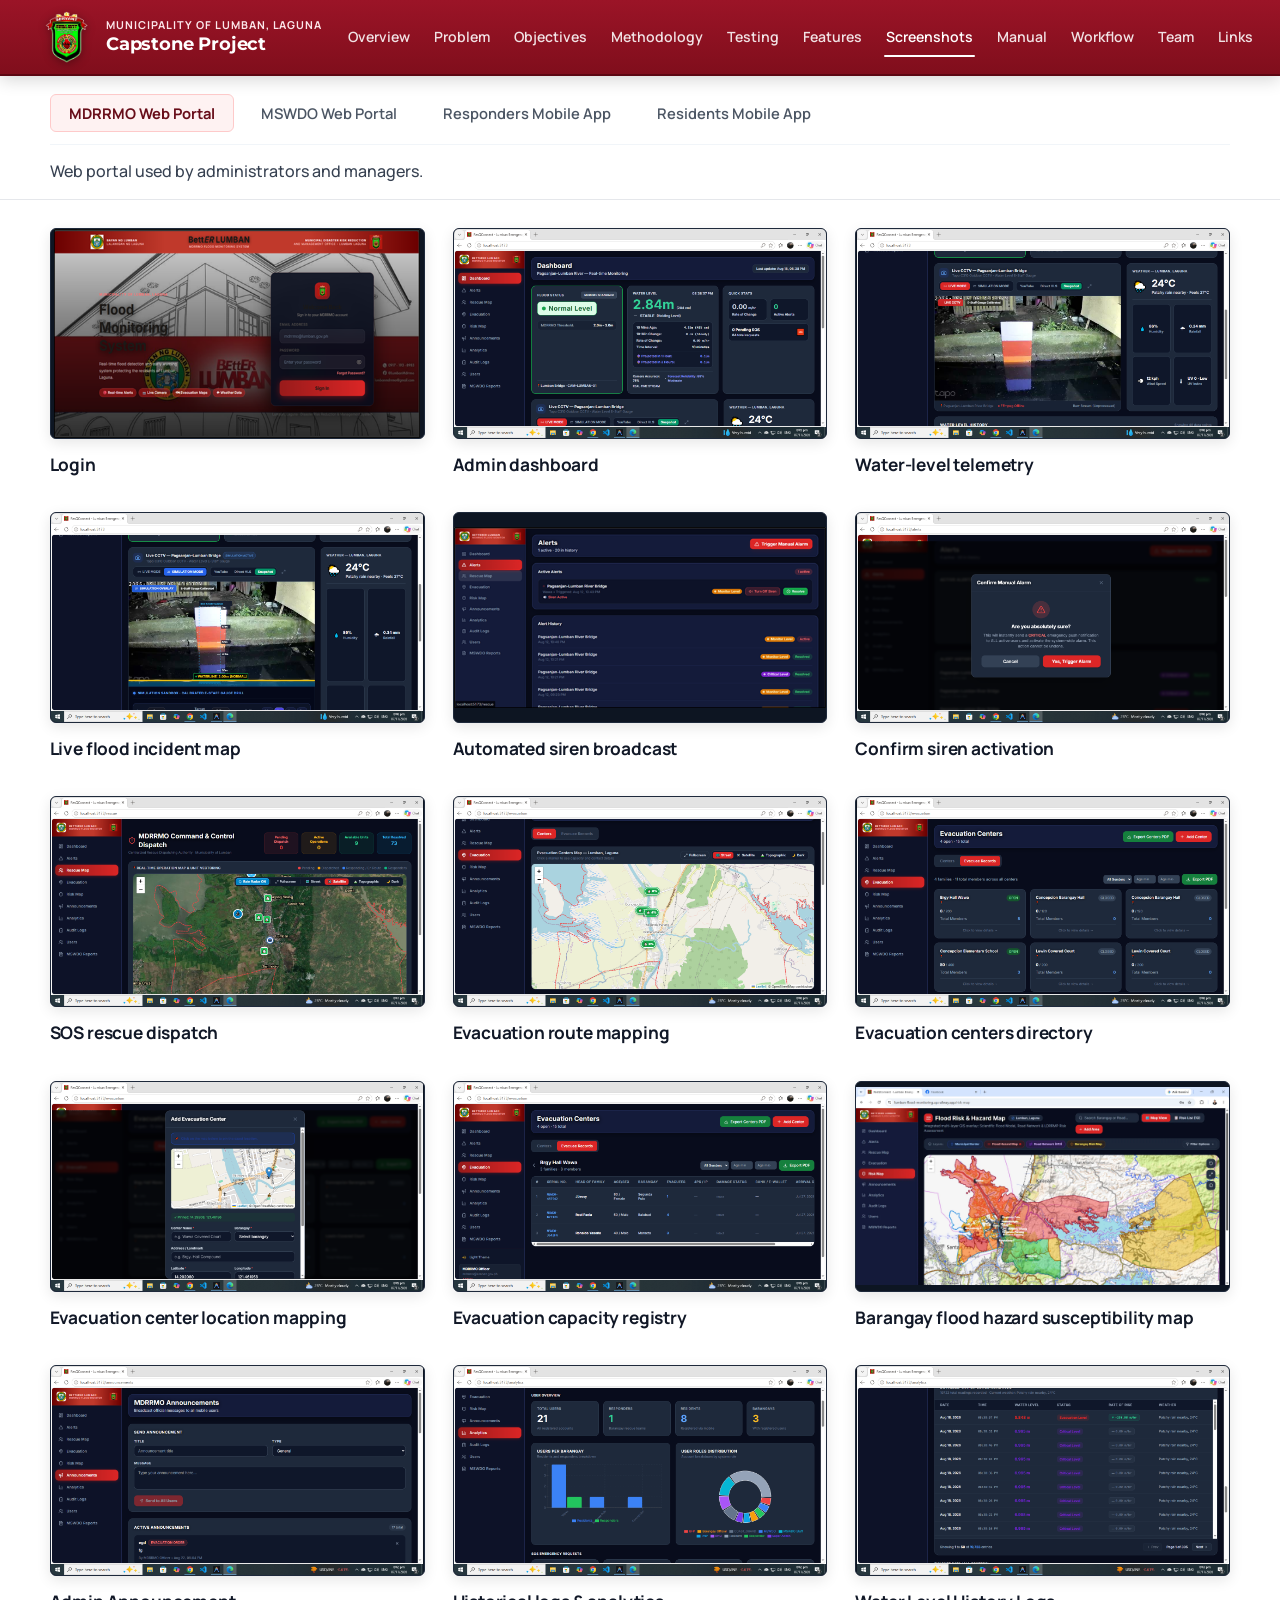
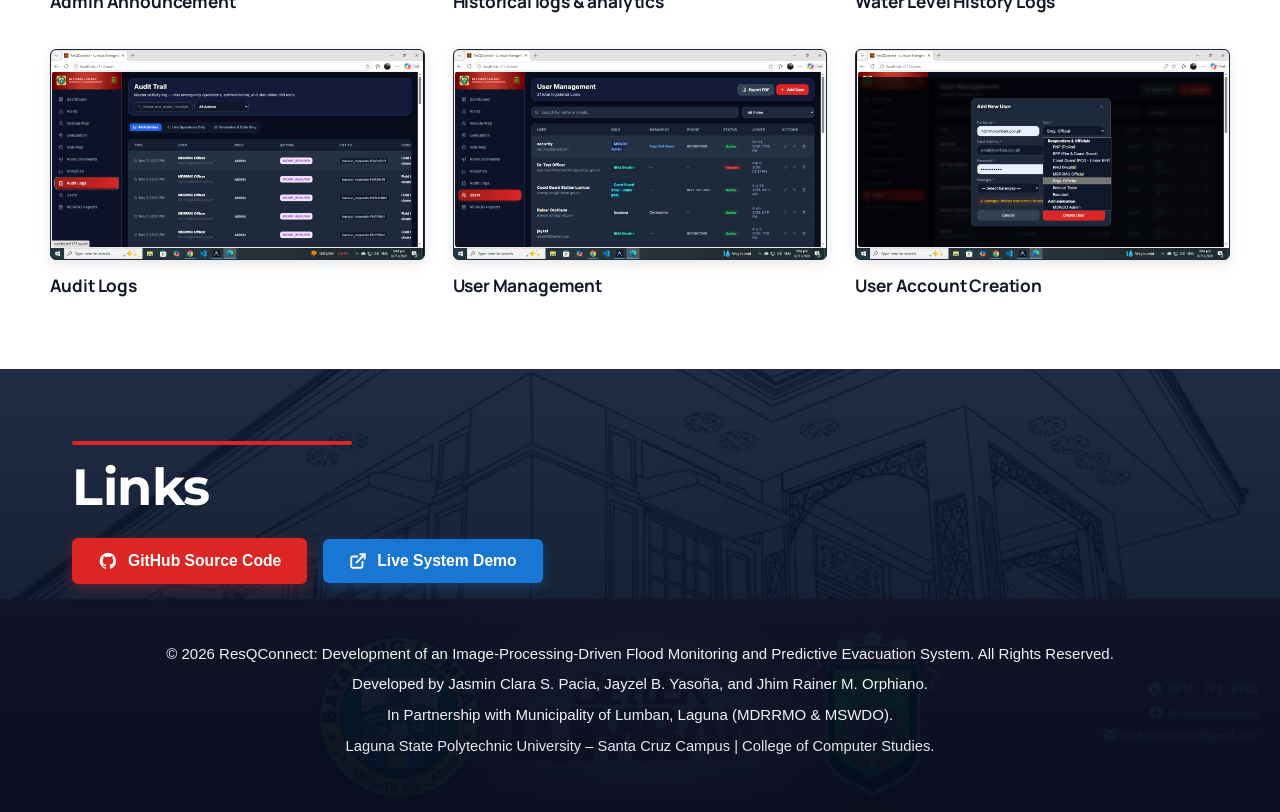
<file: gallery.html>
<!DOCTYPE html>
<html lang="en">
  <head>
    <meta charset="UTF-8" />
    <meta name="viewport" content="width=device-width, initial-scale=1.0" />
    <title>System Screenshots | ResQConnect Capstone Project</title>
    <meta name="description" content="Screenshots of the ResQConnect flood monitoring and multi-agency emergency response system for Lumban, Laguna." />
    <link rel="icon" type="image/png" href="assets/images/logo.png?v=2" />
    <link rel="shortcut icon" type="image/png" href="assets/images/logo.png?v=2" />
    <link rel="apple-touch-icon" href="assets/images/logo.png?v=2" />
    <link rel="preconnect" href="https://fonts.googleapis.com" />
    <link rel="preconnect" href="https://fonts.gstatic.com" crossorigin />
    <link
      href="https://fonts.googleapis.com/css2?family=Manrope:wght@400;500;600;700;800&family=Montserrat:wght@600;700;800&display=swap"
      rel="stylesheet"
    />
    <link rel="stylesheet" href="styles.css?v=10" />
  </head>
  <body>
    <div class="page-shell">
      <!-- Navigation Topbar -->
      <header class="topbar" id="top">
        <div class="container nav">
          <a class="brand-wrap" href="index.html">
            <img src="assets/images/logo.png?v=2" alt="ResQConnect Logo" class="brand-logo" />
            <div class="brand-copy">
              <span class="brand-kicker">Municipality of Lumban, Laguna</span>
              <strong>Capstone Project</strong>
            </div>
          </a>

          <nav class="main-nav" aria-label="Main navigation">
            <a href="index.html">Overview</a>
            <a href="index.html#problem">Problem</a>
            <a href="index.html#objectives">Objectives</a>
            <a href="index.html#methodology">Methodology</a>
            <a href="index.html#testing">Testing</a>
            <a href="index.html#features">Features</a>
            <a href="gallery.html" class="is-active">Screenshots</a>
            <a href="manual.html">Manual</a>
            <a href="index.html#workflow">Workflow</a>
            <a href="index.html#team">Team</a>
            <a href="#links">Links</a>
          </nav>

          <button class="nav-toggle" type="button" aria-label="Toggle navigation menu" aria-expanded="false">
            <span></span>
            <span></span>
            <span></span>
          </button>
        </div>
      </header>

      <!-- Main Gallery Area -->
      <main class="gallery-page-main">
        <!-- Subheader & Interface Filter Bar -->
        <div class="gallery-subbar">
          <div class="gallery-container">
            <div class="gallery-tabs" role="tablist" aria-label="System interfaces">
              <button id="tab-admin" class="gallery-tab-btn is-active" type="button" role="tab" aria-selected="true" aria-controls="panel-admin" tabindex="0">
                MDRRMO Web Portal
              </button>
              <button id="tab-mswdo" class="gallery-tab-btn" type="button" role="tab" aria-selected="false" aria-controls="panel-mswdo" tabindex="-1">
                MSWDO Web Portal
              </button>
              <button id="tab-responders" class="gallery-tab-btn" type="button" role="tab" aria-selected="false" aria-controls="panel-responders" tabindex="-1">
                Responders Mobile App
              </button>
              <button id="tab-residents" class="gallery-tab-btn" type="button" role="tab" aria-selected="false" aria-controls="panel-residents" tabindex="-1">
                Residents Mobile App
              </button>
            </div>

            <p class="gallery-subtitle" id="gallery-subtitle">
              Web portal used by administrators and managers.
            </p>
          </div>
        </div>

        <div class="gallery-container">
          <!-- Panel 1: MDRRMO Web Portal (Admin) -->
          <section id="panel-admin" class="gallery-panel" role="tabpanel" aria-labelledby="tab-admin" tabindex="0">
            <div class="gallery-grid">
              <article class="gallery-card">
                <button class="gallery-thumb" type="button" data-screenshot-src="assets/images/login.png?v=2" data-screenshot-alt="Login" aria-label="Enlarge Login">
                  <img src="assets/images/login.png?v=2" alt="Login" loading="lazy" />
                </button>
                <h3 class="gallery-card-title">Login</h3>
              </article>

              <article class="gallery-card">
                <button class="gallery-thumb" type="button" data-screenshot-src="assets/images/1.png?v=2" data-screenshot-alt="Admin dashboard" aria-label="Enlarge Admin dashboard">
                  <img src="assets/images/1.png?v=2" alt="Admin dashboard" loading="lazy" />
                </button>
                <h3 class="gallery-card-title">Admin dashboard</h3>
              </article>

              <article class="gallery-card">
                <button class="gallery-thumb" type="button" data-screenshot-src="assets/images/2.png?v=2" data-screenshot-alt="Water-level telemetry" aria-label="Enlarge Water-level telemetry">
                  <img src="assets/images/2.png?v=2" alt="Water-level telemetry" loading="lazy" />
                </button>
                <h3 class="gallery-card-title">Water-level telemetry</h3>
              </article>

              <article class="gallery-card">
                <button class="gallery-thumb" type="button" data-screenshot-src="assets/images/3.png?v=2" data-screenshot-alt="Live flood incident map" aria-label="Enlarge Live flood incident map">
                  <img src="assets/images/3.png?v=2" alt="Live flood incident map" loading="lazy" />
                </button>
                <h3 class="gallery-card-title">Live flood incident map</h3>
              </article>

              <article class="gallery-card">
                <button class="gallery-thumb" type="button" data-screenshot-src="assets/images/alert.png?v=2" data-screenshot-alt="Automated siren broadcast" aria-label="Enlarge Automated siren broadcast">
                  <img src="assets/images/alert.png?v=2" alt="Automated siren broadcast" loading="lazy" />
                </button>
                <h3 class="gallery-card-title">Automated siren broadcast</h3>
              </article>

              <article class="gallery-card">
                <button class="gallery-thumb" type="button" data-screenshot-src="assets/images/MDRRMO/8.png?v=2" data-screenshot-alt="Confirm siren activation" aria-label="Enlarge Confirm siren activation">
                  <img src="assets/images/MDRRMO/8.png?v=2" alt="Confirm siren activation" loading="lazy" />
                </button>
                <h3 class="gallery-card-title">Confirm siren activation</h3>
              </article>

              <article class="gallery-card">
                <button class="gallery-thumb" type="button" data-screenshot-src="assets/images/MDRRMO/7.png?v=2" data-screenshot-alt="SOS rescue dispatch" aria-label="Enlarge SOS rescue dispatch">
                  <img src="assets/images/MDRRMO/7.png?v=2" alt="SOS rescue dispatch" loading="lazy" />
                </button>
                <h3 class="gallery-card-title">SOS rescue dispatch</h3>
              </article>

              <article class="gallery-card">
                <button class="gallery-thumb" type="button" data-screenshot-src="assets/images/MDRRMO/5.png?v=2" data-screenshot-alt="Evacuation route mapping" aria-label="Enlarge Evacuation route mapping">
                  <img src="assets/images/MDRRMO/5.png?v=2" alt="Evacuation route mapping" loading="lazy" />
                </button>
                <h3 class="gallery-card-title">Evacuation route mapping</h3>
              </article>

              <article class="gallery-card">
                <button class="gallery-thumb" type="button" data-screenshot-src="assets/images/MDRRMO/11.png?v=2" data-screenshot-alt="Evacuation centers directory" aria-label="Enlarge Evacuation centers directory">
                  <img src="assets/images/MDRRMO/11.png?v=2" alt="Evacuation centers directory" loading="lazy" />
                </button>
                <h3 class="gallery-card-title">Evacuation centers directory</h3>
              </article>

              <article class="gallery-card">
                <button class="gallery-thumb" type="button" data-screenshot-src="assets/images/MDRRMO/12.png?v=2" data-screenshot-alt="Evacuation center location mapping" aria-label="Enlarge Evacuation center location mapping">
                  <img src="assets/images/MDRRMO/12.png?v=2" alt="Evacuation center location mapping" loading="lazy" />
                </button>
                <h3 class="gallery-card-title">Evacuation center location mapping</h3>
              </article>

              <article class="gallery-card">
                <button class="gallery-thumb" type="button" data-screenshot-src="assets/images/MDRRMO/13.png?v=2" data-screenshot-alt="Evacuation capacity registry" aria-label="Enlarge Evacuation capacity registry">
                  <img src="assets/images/MDRRMO/13.png?v=2" alt="Evacuation capacity registry" loading="lazy" />
                </button>
                <h3 class="gallery-card-title">Evacuation capacity registry</h3>
              </article>

              <article class="gallery-card">
                <button class="gallery-thumb" type="button" data-screenshot-src="assets/images/MDRRMO/15.png?v=2" data-screenshot-alt="Barangay flood hazard susceptibility map" aria-label="Enlarge Barangay flood hazard susceptibility map">
                  <img src="assets/images/MDRRMO/15.png?v=2" alt="Barangay flood hazard susceptibility map" loading="lazy" />
                </button>
                <h3 class="gallery-card-title">Barangay flood hazard susceptibility map</h3>
              </article>

              <article class="gallery-card">
                <button class="gallery-thumb" type="button" data-screenshot-src="assets/images/MDRRMO/16.png?v=2" data-screenshot-alt="Admin Announcement" aria-label="Enlarge Admin Announcement">
                  <img src="assets/images/MDRRMO/16.png?v=2" alt="Admin Announcement" loading="lazy" />
                </button>
                <h3 class="gallery-card-title">Admin Announcement</h3>
              </article>

              <article class="gallery-card">
                <button class="gallery-thumb" type="button" data-screenshot-src="assets/images/MDRRMO/17.png?v=2" data-screenshot-alt="Historical logs & analytics" aria-label="Enlarge Historical logs & analytics">
                  <img src="assets/images/MDRRMO/17.png?v=2" alt="Historical logs & analytics" loading="lazy" />
                </button>
                <h3 class="gallery-card-title">Historical logs & analytics</h3>
              </article>

              <article class="gallery-card">
                <button class="gallery-thumb" type="button" data-screenshot-src="assets/images/MDRRMO/18.png?v=2" data-screenshot-alt="Water Level History Logs" aria-label="Enlarge Water Level History Logs">
                  <img src="assets/images/MDRRMO/18.png?v=2" alt="Water Level History Logs" loading="lazy" />
                </button>
                <h3 class="gallery-card-title">Water Level History Logs</h3>
              </article>

              <article class="gallery-card">
                <button class="gallery-thumb" type="button" data-screenshot-src="assets/images/MDRRMO/19.png?v=2" data-screenshot-alt="Audit Logs" aria-label="Enlarge Audit Logs">
                  <img src="assets/images/MDRRMO/19.png?v=2" alt="Audit Logs" loading="lazy" />
                </button>
                <h3 class="gallery-card-title">Audit Logs</h3>
              </article>

              <article class="gallery-card">
                <button class="gallery-thumb" type="button" data-screenshot-src="assets/images/MDRRMO/20.png?v=2" data-screenshot-alt="User Management" aria-label="Enlarge User Management">
                  <img src="assets/images/MDRRMO/20.png?v=2" alt="User Management" loading="lazy" />
                </button>
                <h3 class="gallery-card-title">User Management</h3>
              </article>

              <article class="gallery-card">
                <button class="gallery-thumb" type="button" data-screenshot-src="assets/images/MDRRMO/21.png?v=2" data-screenshot-alt="User Account Creation" aria-label="Enlarge User Account Creation">
                  <img src="assets/images/MDRRMO/21.png?v=2" alt="User Account Creation" loading="lazy" />
                </button>
                <h3 class="gallery-card-title">User Account Creation</h3>
              </article>
            </div>
          </section>

          <!-- Panel 2: MSWDO Web Portal -->
          <section id="panel-mswdo" class="gallery-panel" role="tabpanel" aria-labelledby="tab-mswdo" tabindex="0" hidden>
            <div class="gallery-grid">
              <article class="gallery-card">
                <button class="gallery-thumb" type="button" data-screenshot-src="assets/images/MSWDO/1.png?v=2" data-screenshot-alt="MSWDO Dashboard" aria-label="Enlarge MSWDO Dashboard">
                  <img src="assets/images/MSWDO/1.png?v=2" alt="MSWDO Dashboard" loading="lazy" />
                </button>
                <h3 class="gallery-card-title">MSWDO Dashboard</h3>
              </article>

              <article class="gallery-card">
                <button class="gallery-thumb" type="button" data-screenshot-src="assets/images/MSWDO/2.png?v=2" data-screenshot-alt="Evacuee Management" aria-label="Enlarge Evacuee Management">
                  <img src="assets/images/MSWDO/2.png?v=2" alt="Evacuee Management" loading="lazy" />
                </button>
                <h3 class="gallery-card-title">Evacuee Management</h3>
              </article>

              <article class="gallery-card">
                <button class="gallery-thumb" type="button" data-screenshot-src="assets/images/MSWDO/3.png?v=2" data-screenshot-alt="FACED Registration Form" aria-label="Enlarge FACED Registration Form">
                  <img src="assets/images/MSWDO/3.png?v=2" alt="FACED Registration Form" loading="lazy" />
                </button>
                <h3 class="gallery-card-title">FACED Registration Form</h3>
              </article>

              <article class="gallery-card">
                <button class="gallery-thumb" type="button" data-screenshot-src="assets/images/MSWDO/4.png?v=2" data-screenshot-alt="FACED Document Preview" aria-label="Enlarge FACED Document Preview">
                  <img src="assets/images/MSWDO/4.png?v=2" alt="FACED Document Preview" loading="lazy" />
                </button>
                <h3 class="gallery-card-title">FACED Document Preview</h3>
              </article>
            </div>
          </section>

                    <!-- Panel 3: Responders Mobile App -->
          <section id="panel-responders" class="gallery-panel" role="tabpanel" aria-labelledby="tab-responders" tabindex="0" hidden>
            <div class="gallery-grid gallery-grid--mobile">
              <article class="gallery-card">
                <button class="gallery-thumb" type="button" data-screenshot-src="assets/images/RESPONDER/1.png?v=2" data-screenshot-alt="Responder Dashboard" aria-label="Enlarge Responder Dashboard">
                  <img src="assets/images/RESPONDER/1.png?v=2" alt="Responder Dashboard" loading="lazy" />
                </button>
                <h3 class="gallery-card-title">Responder Dashboard</h3>
              </article>

              <article class="gallery-card">
                <button class="gallery-thumb" type="button" data-screenshot-src="assets/images/RESPONDER/2.png?v=2" data-screenshot-alt="Flood Alert Center" aria-label="Enlarge Flood Alert Center">
                  <img src="assets/images/RESPONDER/2.png?v=2" alt="Flood Alert Center" loading="lazy" />
                </button>
                <h3 class="gallery-card-title">Flood Alert Center</h3>
              </article>

              <article class="gallery-card">
                <button class="gallery-thumb" type="button" data-screenshot-src="assets/images/RESPONDER/3.png?v=2" data-screenshot-alt="Field Backup Request" aria-label="Enlarge Field Backup Request">
                  <img src="assets/images/RESPONDER/3.png?v=2" alt="Field Backup Request" loading="lazy" />
                </button>
                <h3 class="gallery-card-title">Field Backup Request</h3>
              </article>

              <article class="gallery-card">
                <button class="gallery-thumb" type="button" data-screenshot-src="assets/images/RESPONDER/4.png?v=2" data-screenshot-alt="Responder Tactical SOS Map" aria-label="Enlarge Responder Tactical SOS Map">
                  <img src="assets/images/RESPONDER/4.png?v=2" alt="Responder Tactical SOS Map" loading="lazy" />
                </button>
                <h3 class="gallery-card-title">Responder Tactical SOS Map</h3>
              </article>

              <article class="gallery-card">
                <button class="gallery-thumb" type="button" data-screenshot-src="assets/images/RESPONDER/5.png?v=2" data-screenshot-alt="Official Rescue Dispatch Order" aria-label="Enlarge Official Rescue Dispatch Order">
                  <img src="assets/images/RESPONDER/5.png?v=2" alt="Official Rescue Dispatch Order" loading="lazy" />
                </button>
                <h3 class="gallery-card-title">Official Rescue Dispatch Order</h3>
              </article>

              <article class="gallery-card">
                <button class="gallery-thumb" type="button" data-screenshot-src="assets/images/RESPONDER/6.png?v=2" data-screenshot-alt="Multi-Agency Backup Dispatch" aria-label="Enlarge Multi-Agency Backup Dispatch">
                  <img src="assets/images/RESPONDER/6.png?v=2" alt="Multi-Agency Backup Dispatch" loading="lazy" />
                </button>
                <h3 class="gallery-card-title">Multi-Agency Backup Dispatch</h3>
              </article>
            </div>
          </section>

                    <!-- Panel 4: Residents Mobile App -->
          <section id="panel-residents" class="gallery-panel" role="tabpanel" aria-labelledby="tab-residents" tabindex="0" hidden>
            <div class="gallery-grid gallery-grid--mobile">
              <article class="gallery-card">
                <button class="gallery-thumb" type="button" data-screenshot-src="assets/images/RESIDENTS/1.png?v=2" data-screenshot-alt="Resident Login" aria-label="Enlarge Resident Login">
                  <img src="assets/images/RESIDENTS/1.png?v=2" alt="Resident Login" loading="lazy" />
                </button>
                <h3 class="gallery-card-title">Resident Login</h3>
              </article>

              <article class="gallery-card">
                <button class="gallery-thumb" type="button" data-screenshot-src="assets/images/RESIDENTS/2.png?v=2" data-screenshot-alt="Account Registration (Personal Info)" aria-label="Enlarge Account Registration (Personal Info)">
                  <img src="assets/images/RESIDENTS/2.png?v=2" alt="Account Registration (Personal Info)" loading="lazy" />
                </button>
                <h3 class="gallery-card-title">Account Registration (Personal Info)</h3>
              </article>

              <article class="gallery-card">
                <button class="gallery-thumb" type="button" data-screenshot-src="assets/images/RESIDENTS/3.png?v=2" data-screenshot-alt="Account Registration (Set Password)" aria-label="Enlarge Account Registration (Set Password)">
                  <img src="assets/images/RESIDENTS/3.png?v=2" alt="Account Registration (Set Password)" loading="lazy" />
                </button>
                <h3 class="gallery-card-title">Account Registration (Set Password)</h3>
              </article>

              <article class="gallery-card">
                <button class="gallery-thumb" type="button" data-screenshot-src="assets/images/RESIDENTS/4.png?v=2" data-screenshot-alt="Residents Home Dashboard" aria-label="Enlarge Residents Home Dashboard">
                  <img src="assets/images/RESIDENTS/4.png?v=2" alt="Residents Home Dashboard" loading="lazy" />
                </button>
                <h3 class="gallery-card-title">Residents Home Dashboard</h3>
              </article>

              <article class="gallery-card">
                <button class="gallery-thumb" type="button" data-screenshot-src="assets/images/RESIDENTS/5.png?v=2" data-screenshot-alt="MDRRMO Announcements" aria-label="Enlarge MDRRMO Announcements">
                  <img src="assets/images/RESIDENTS/5.png?v=2" alt="MDRRMO Announcements" loading="lazy" />
                </button>
                <h3 class="gallery-card-title">MDRRMO Announcements</h3>
              </article>

              <article class="gallery-card">
                <button class="gallery-thumb" type="button" data-screenshot-src="assets/images/RESIDENTS/6.png?v=2" data-screenshot-alt="Emergency Contacts Directory" aria-label="Enlarge Emergency Contacts Directory">
                  <img src="assets/images/RESIDENTS/6.png?v=2" alt="Emergency Contacts Directory" loading="lazy" />
                </button>
                <h3 class="gallery-card-title">Emergency Contacts Directory</h3>
              </article>

              <article class="gallery-card">
                <button class="gallery-thumb" type="button" data-screenshot-src="assets/images/RESIDENTS/7.png?v=2" data-screenshot-alt="Real-Time Flood Risk Map" aria-label="Enlarge Real-Time Flood Risk Map">
                  <img src="assets/images/RESIDENTS/7.png?v=2" alt="Real-Time Flood Risk Map" loading="lazy" />
                </button>
                <h3 class="gallery-card-title">Real-Time Flood Risk Map</h3>
              </article>

              <article class="gallery-card">
                <button class="gallery-thumb" type="button" data-screenshot-src="assets/images/RESIDENTS/8.png?v=2" data-screenshot-alt="Evacuation Route &amp; Center Map" aria-label="Enlarge Evacuation Route &amp; Center Map">
                  <img src="assets/images/RESIDENTS/8.png?v=2" alt="Evacuation Route &amp; Center Map" loading="lazy" />
                </button>
                <h3 class="gallery-card-title">Evacuation Route &amp; Center Map</h3>
              </article>

              <article class="gallery-card">
                <button class="gallery-thumb" type="button" data-screenshot-src="assets/images/RESIDENTS/9.png?v=2" data-screenshot-alt="Emergency SOS Trigger" aria-label="Enlarge Emergency SOS Trigger">
                  <img src="assets/images/RESIDENTS/9.png?v=2" alt="Emergency SOS Trigger" loading="lazy" />
                </button>
                <h3 class="gallery-card-title">Emergency SOS Trigger</h3>
              </article>

              <article class="gallery-card">
                <button class="gallery-thumb" type="button" data-screenshot-src="assets/images/RESIDENTS/10.png?v=2" data-screenshot-alt="Live Rescue Dispatch &amp; GPS Tracking" aria-label="Enlarge Live Rescue Dispatch &amp; GPS Tracking">
                  <img src="assets/images/RESIDENTS/10.png?v=2" alt="Live Rescue Dispatch &amp; GPS Tracking" loading="lazy" />
                </button>
                <h3 class="gallery-card-title">Live Rescue Dispatch &amp; GPS Tracking</h3>
              </article>

              <article class="gallery-card">
                <button class="gallery-thumb" type="button" data-screenshot-src="assets/images/RESIDENTS/11.png?v=2" data-screenshot-alt="Siren Broadcast &amp; Flood Alert" aria-label="Enlarge Siren Broadcast &amp; Flood Alert">
                  <img src="assets/images/RESIDENTS/11.png?v=2" alt="Siren Broadcast &amp; Flood Alert" loading="lazy" />
                </button>
                <h3 class="gallery-card-title">Siren Broadcast &amp; Flood Alert</h3>
              </article>

              <article class="gallery-card">
                <button class="gallery-thumb" type="button" data-screenshot-src="assets/images/RESIDENTS/12.png?v=2" data-screenshot-alt="Predictive Early Warning Advisory" aria-label="Enlarge Predictive Early Warning Advisory">
                  <img src="assets/images/RESIDENTS/12.png?v=2" alt="Predictive Early Warning Advisory" loading="lazy" />
                </button>
                <h3 class="gallery-card-title">Predictive Early Warning Advisory</h3>
              </article>

              <article class="gallery-card">
                <button class="gallery-thumb" type="button" data-screenshot-src="assets/images/RESIDENTS/13.png?v=2" data-screenshot-alt="Push Notifications &amp; Alerts" aria-label="Enlarge Push Notifications &amp; Alerts">
                  <img src="assets/images/RESIDENTS/13.png?v=2" alt="Push Notifications &amp; Alerts" loading="lazy" />
                </button>
                <h3 class="gallery-card-title">Push Notifications &amp; Alerts</h3>
              </article>
            </div>
          </section>
        </div>
      </main>

      <!-- Links & Footer Section -->
      <footer class="site-footer" id="links">
        <div class="container footer-container">
          <!-- Section Heading with Red Accent Line -->
          <div class="footer-links-header">
            <div class="footer-links-accent" aria-hidden="true"></div>
            <h2 class="footer-links-title">Links</h2>
          </div>

          <!-- Action Buttons (GitHub Source Code & Live System Demo) -->
          <div class="footer-links-actions">
            <a href="https://github.com/ja1152452/Flood_Monitoring" target="_blank" rel="noopener noreferrer" class="footer-btn footer-btn-github">
              <svg viewBox="0 0 24 24" fill="currentColor" width="20" height="20" aria-hidden="true">
                <path d="M12 2a10 10 0 0 0-3.16 19.49c.5.09.68-.22.68-.48v-1.7c-2.77.6-3.35-1.18-3.35-1.18-.45-1.15-1.1-1.46-1.1-1.46-.9-.62.07-.61.07-.61 1 .07 1.53 1.03 1.53 1.03.89 1.53 2.34 1.09 2.91.83.09-.65.35-1.09.63-1.34-2.21-.25-4.54-1.1-4.54-4.9 0-1.08.39-1.97 1.03-2.66-.1-.25-.45-1.28.1-2.66 0 0 .84-.27 2.75 1.02A9.49 9.49 0 0 1 12 6.84c.85 0 1.71.11 2.51.33 1.91-1.29 2.75-1.02 2.75-1.02.55 1.38.2 2.41.1 2.66.64.69 1.03 1.58 1.03 2.66 0 3.81-2.34 4.64-4.56 4.89.36.3.68.9.68 1.82v2.7c0 .26.18.58.69.48A10 10 0 0 0 12 2Z"/>
              </svg>
              <span>GitHub Source Code</span>
            </a>
            <a href="manual.html" class="footer-btn footer-btn-demo">
              <svg viewBox="0 0 24 24" fill="none" stroke="currentColor" stroke-width="2.5" stroke-linecap="round" stroke-linejoin="round" width="18" height="18" aria-hidden="true">
                <path d="M18 13v6a2 2 0 0 1-2 2H5a2 2 0 0 1-2-2V8a2 2 0 0 1 2-2h6"></path>
                <polyline points="15 3 21 3 21 9"></polyline>
                <line x1="10" y1="14" x2="21" y2="3"></line>
              </svg>
              <span>Live System Demo</span>
            </a>
          </div>

          <!-- Academic & Capstone Attribution Metadata -->
          <div class="footer-metadata">
            <p class="footer-meta-line footer-copyright">
              &copy; 2026 ResQConnect: Development of an Image-Processing-Driven Flood Monitoring and Predictive Evacuation System. All Rights Reserved.
            </p>
            <p class="footer-meta-line footer-authors">
              Developed by Jasmin Clara S. Pacia, Jayzel B. Yaso&ntilde;a, and Jhim Rainer M. Orphiano.
            </p>
            <p class="footer-meta-line footer-partner">
              In Partnership with Municipality of Lumban, Laguna (MDRRMO &amp; MSWDO).
            </p>
            <p class="footer-meta-line footer-institution">
              Laguna State Polytechnic University &ndash; Santa Cruz Campus | College of Computer Studies.
            </p>
          </div>
        </div>
      </footer>

      <!-- Back to Top Button -->
      <button class="back-to-top" type="button" aria-label="Back to top">
        <svg viewBox="0 0 24 24" fill="none" stroke="currentColor" stroke-width="2.5" stroke-linecap="round" stroke-linejoin="round"><path d="M18 15l-6-6-6 6"/></svg>
      </button>
    </div>

    <!-- Lightbox Modal -->
    <dialog class="screenshot-lightbox" id="screenshot-lightbox" aria-labelledby="lightbox-caption" aria-modal="true">
      <!-- Close Button (Prominent top-right circle) -->
      <button class="screenshot-lightbox-close" id="lightbox-close-btn" type="button" aria-label="Close fullscreen view (Esc)">
        <span aria-hidden="true">&times;</span>
      </button>

      <!-- Navigation: Previous / Back Button -->
      <button class="lightbox-nav-btn lightbox-prev" id="lightbox-prev-btn" type="button" aria-label="Previous screenshot (Left Arrow)">
        <svg viewBox="0 0 24 24" width="28" height="28" stroke="currentColor" stroke-width="2.5" fill="none" stroke-linecap="round" stroke-linejoin="round" aria-hidden="true"><polyline points="15 18 9 12 15 6"></polyline></svg>
      </button>

      <!-- Main Stage Container -->
      <div class="lightbox-stage">
        <div class="lightbox-image-wrap">
          <img id="lightbox-image" alt="" />
        </div>
        
        <div class="lightbox-bottom-bar">
          <div class="lightbox-caption-wrap">
            <span class="lightbox-counter" id="lightbox-counter">1 / 18</span>
            <span class="lightbox-caption" id="lightbox-caption"></span>
          </div>
        </div>
      </div>

      <!-- Navigation: Next Button -->
      <button class="lightbox-nav-btn lightbox-next" id="lightbox-next-btn" type="button" aria-label="Next screenshot (Right Arrow)">
        <svg viewBox="0 0 24 24" width="28" height="28" stroke="currentColor" stroke-width="2.5" fill="none" stroke-linecap="round" stroke-linejoin="round" aria-hidden="true"><polyline points="9 18 15 12 9 6"></polyline></svg>
      </button>
    </dialog>

    <script src="assets/js/main.js"></script>
    <script src="assets/js/screenshots.js?v=8"></script>
  </body>
</html>
</file>
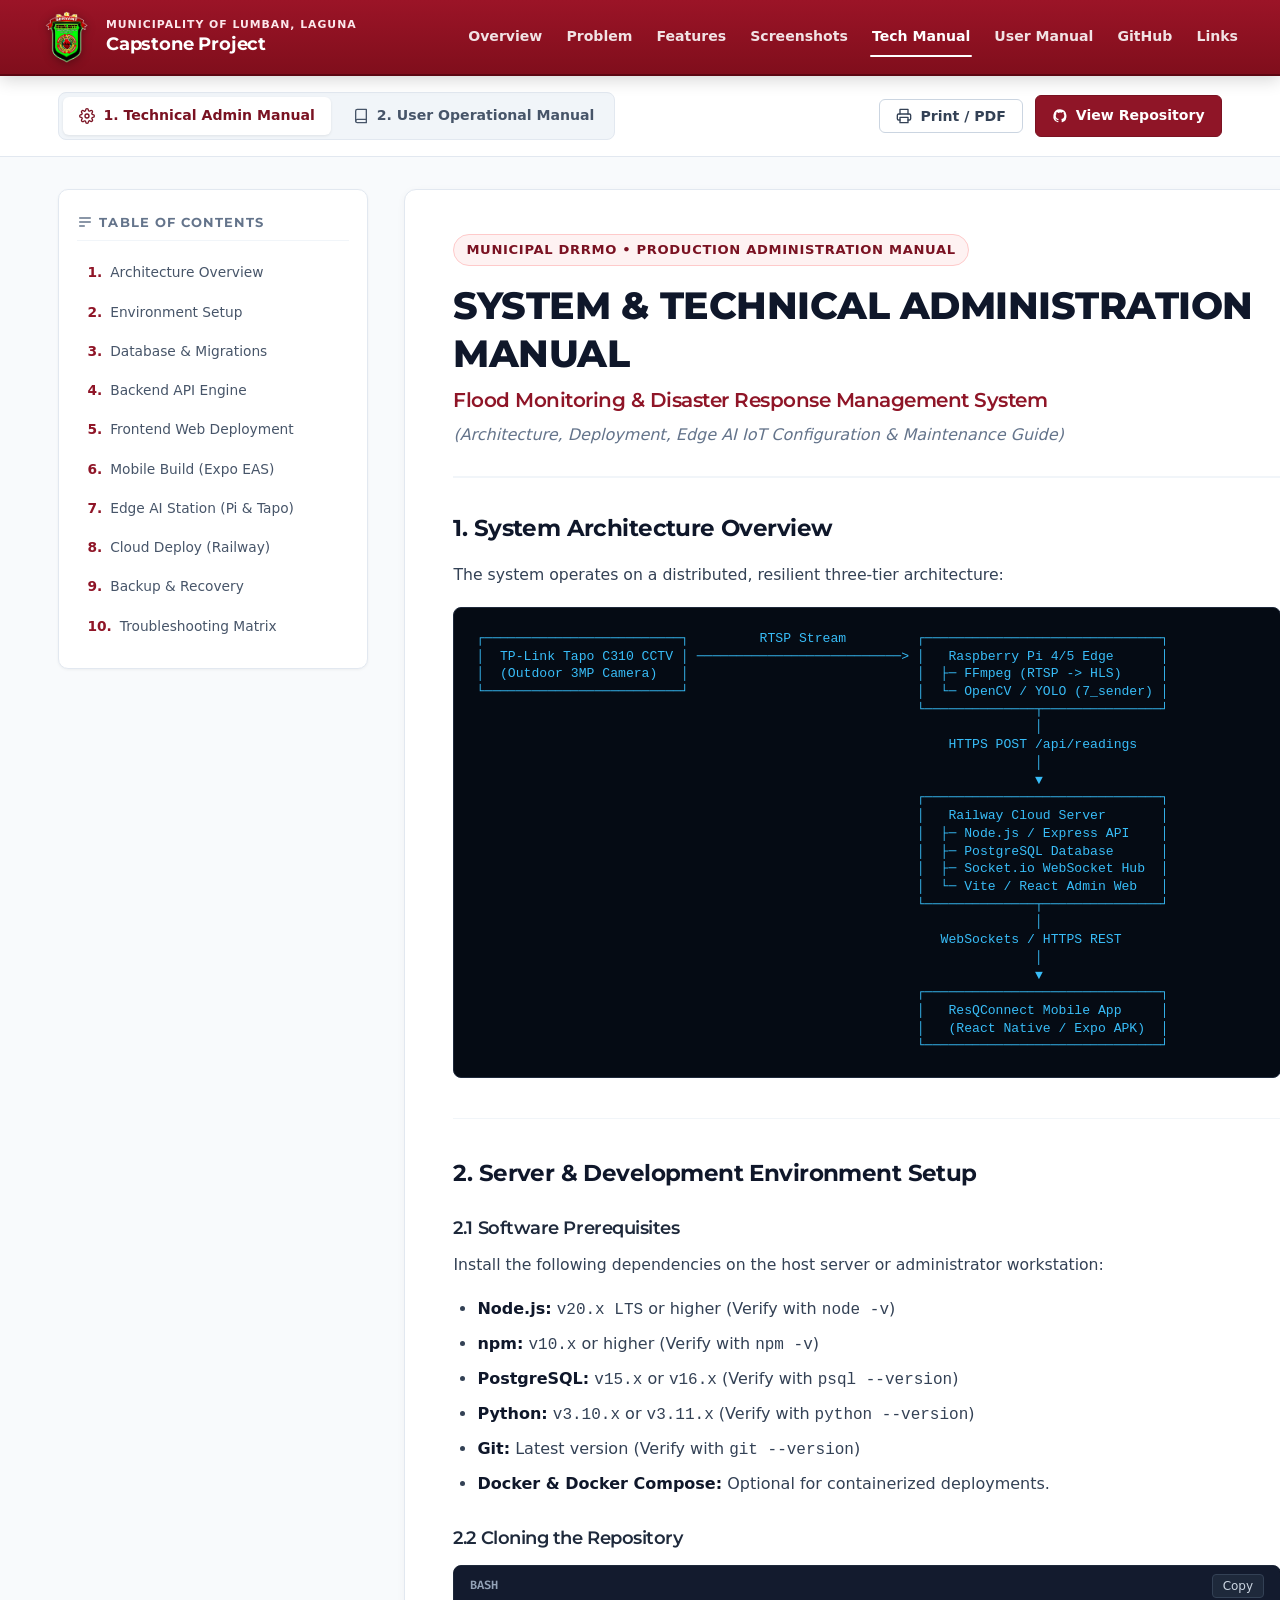
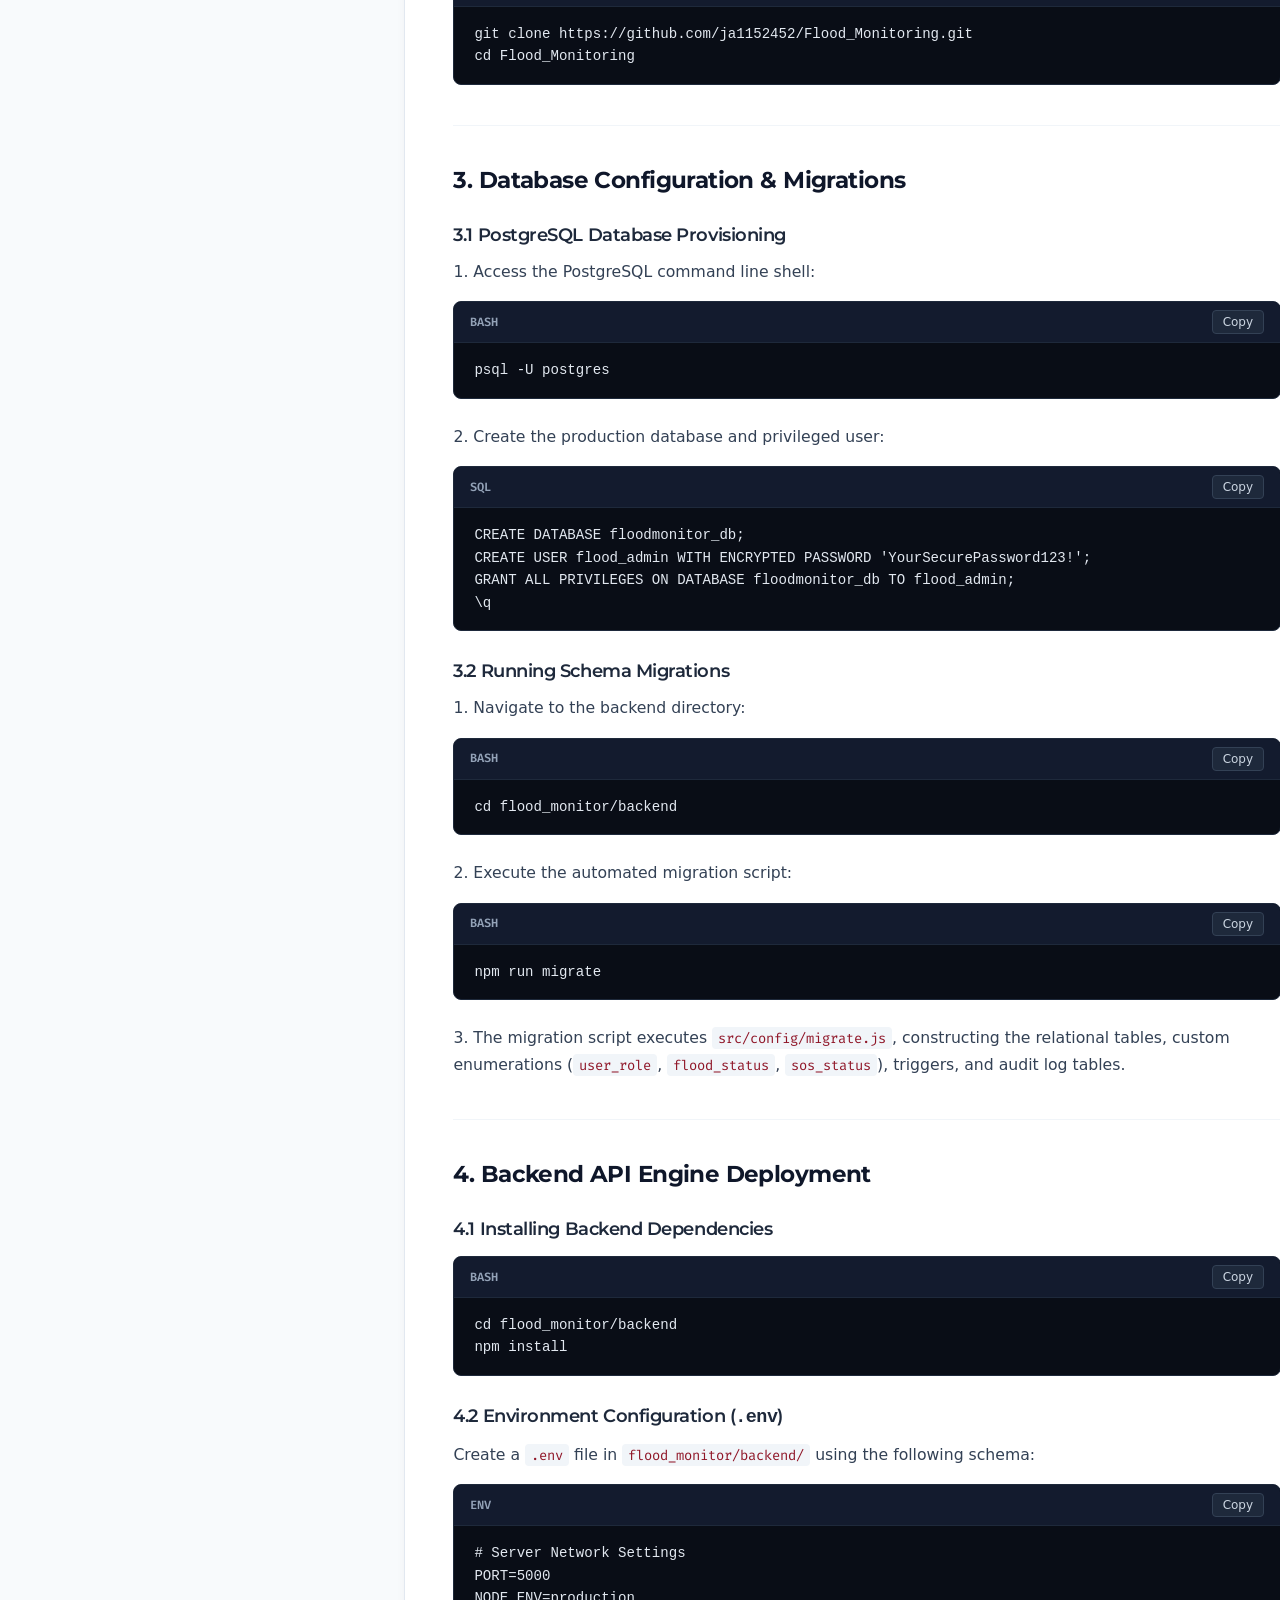
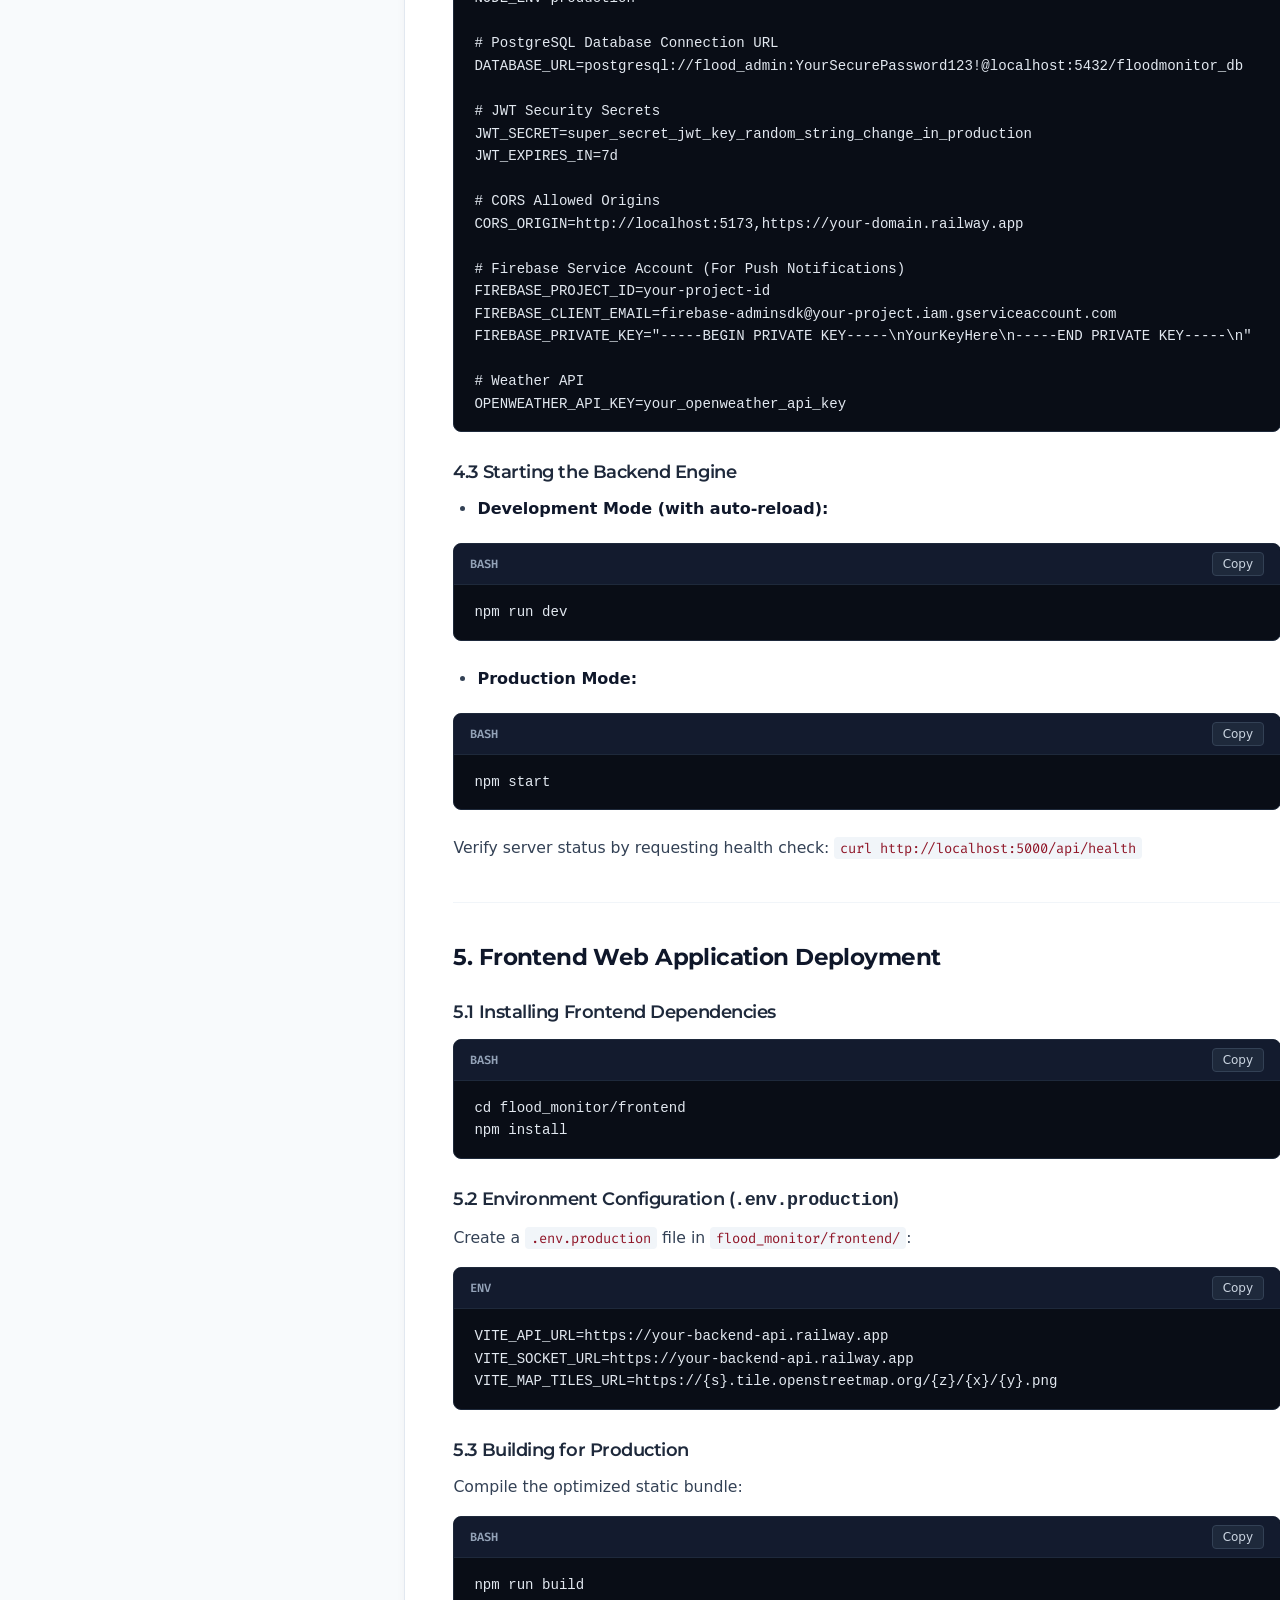
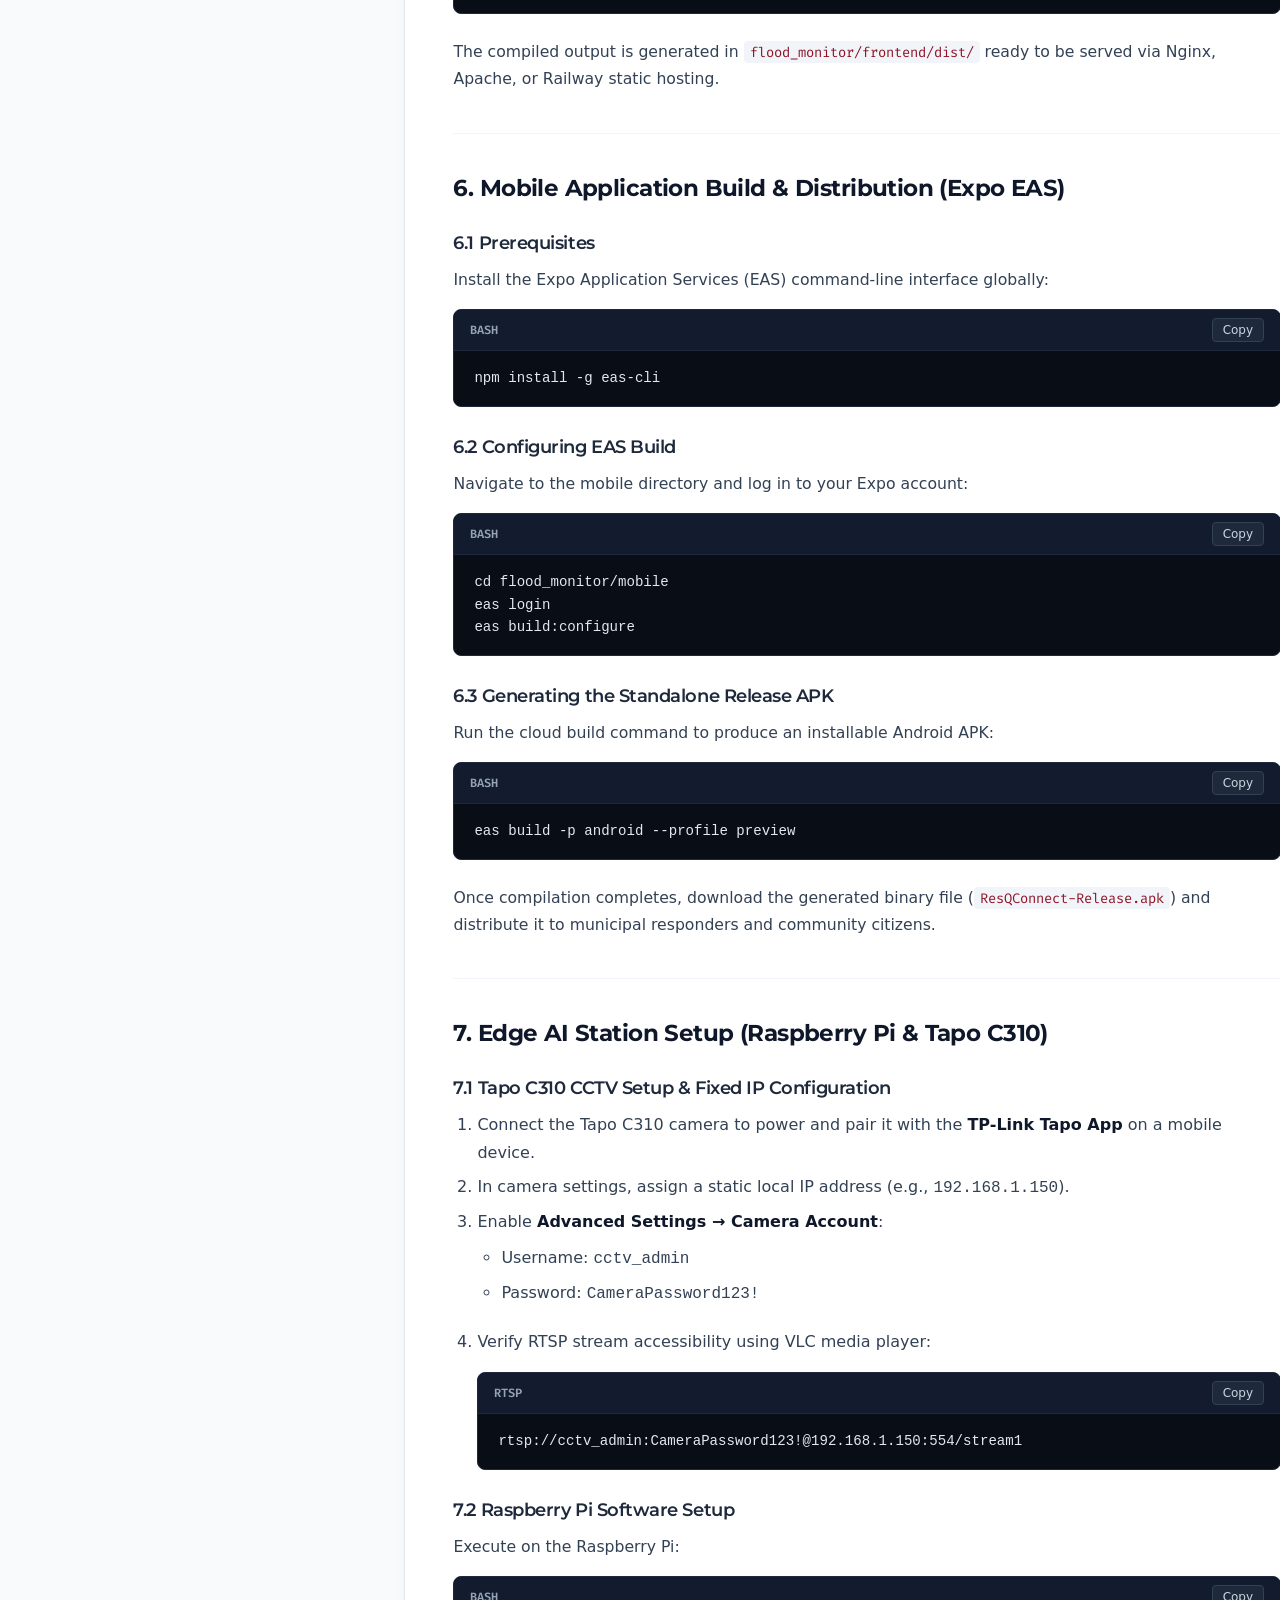
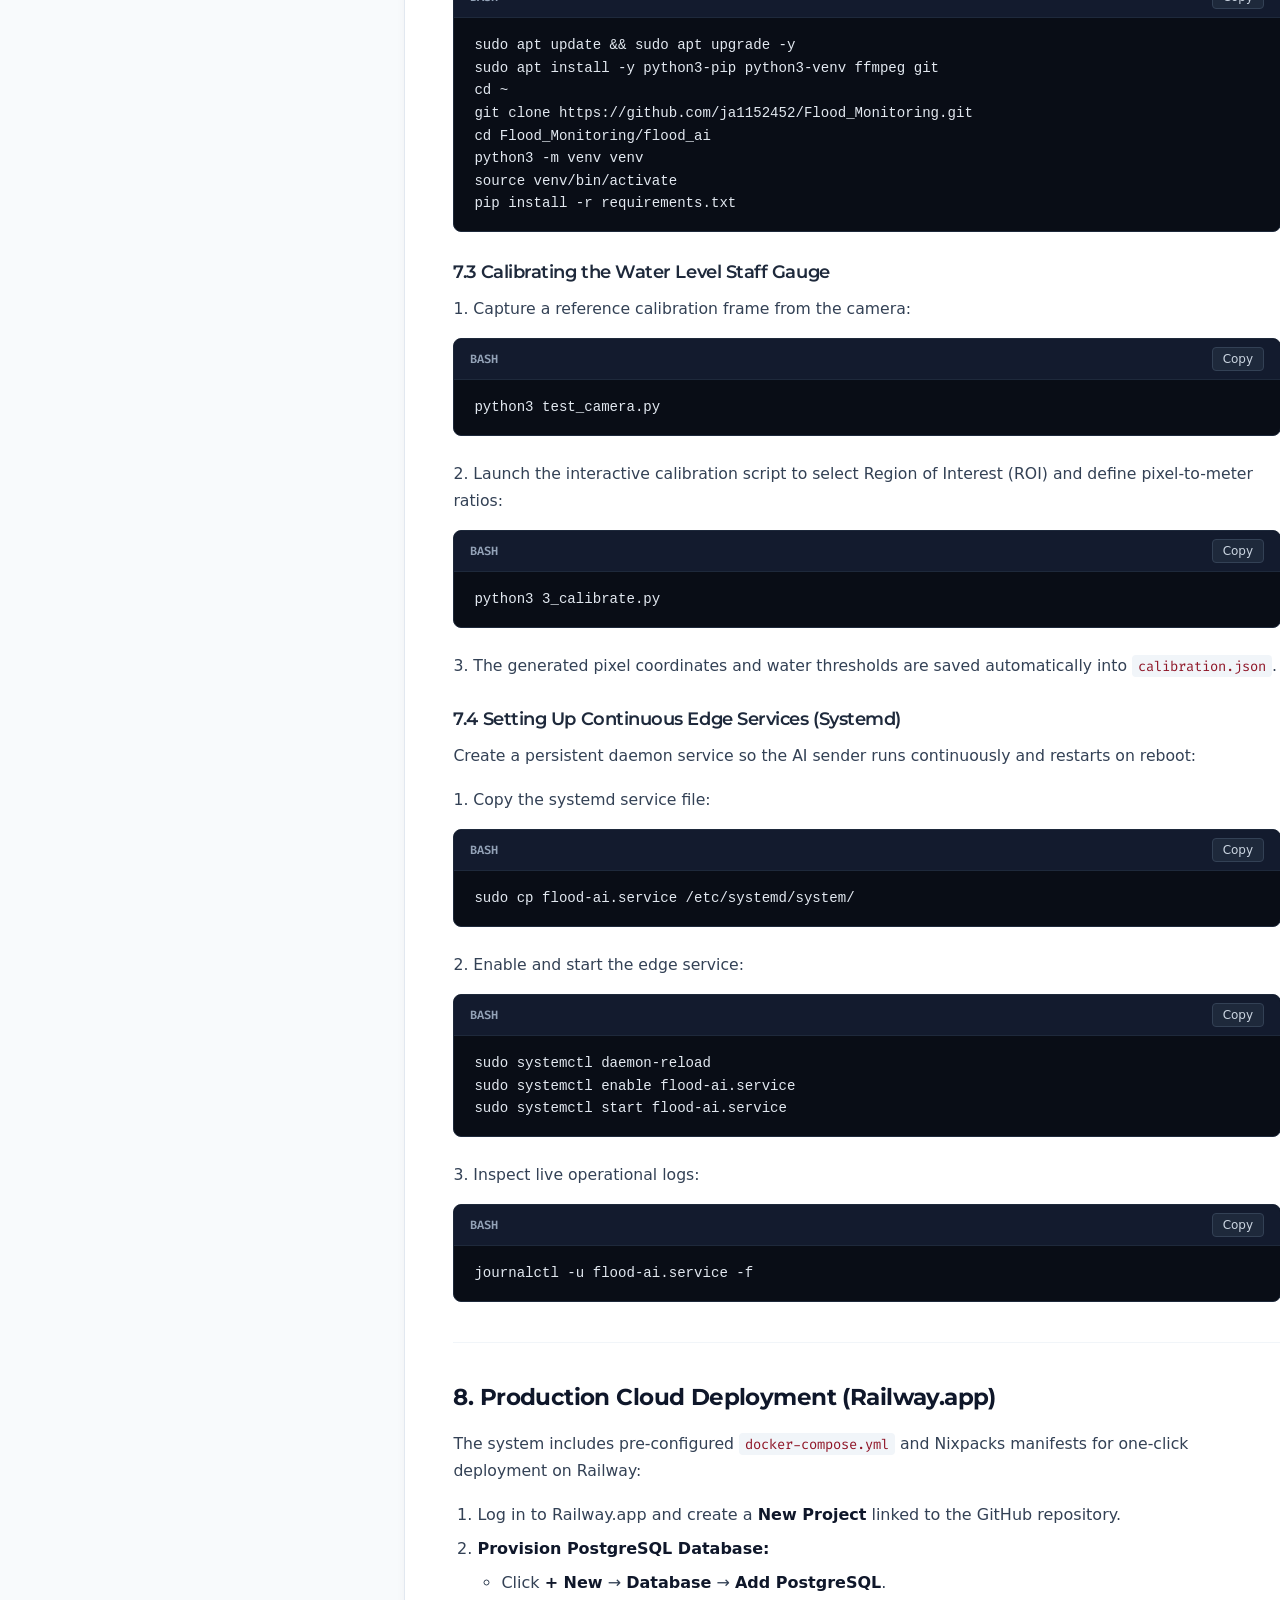
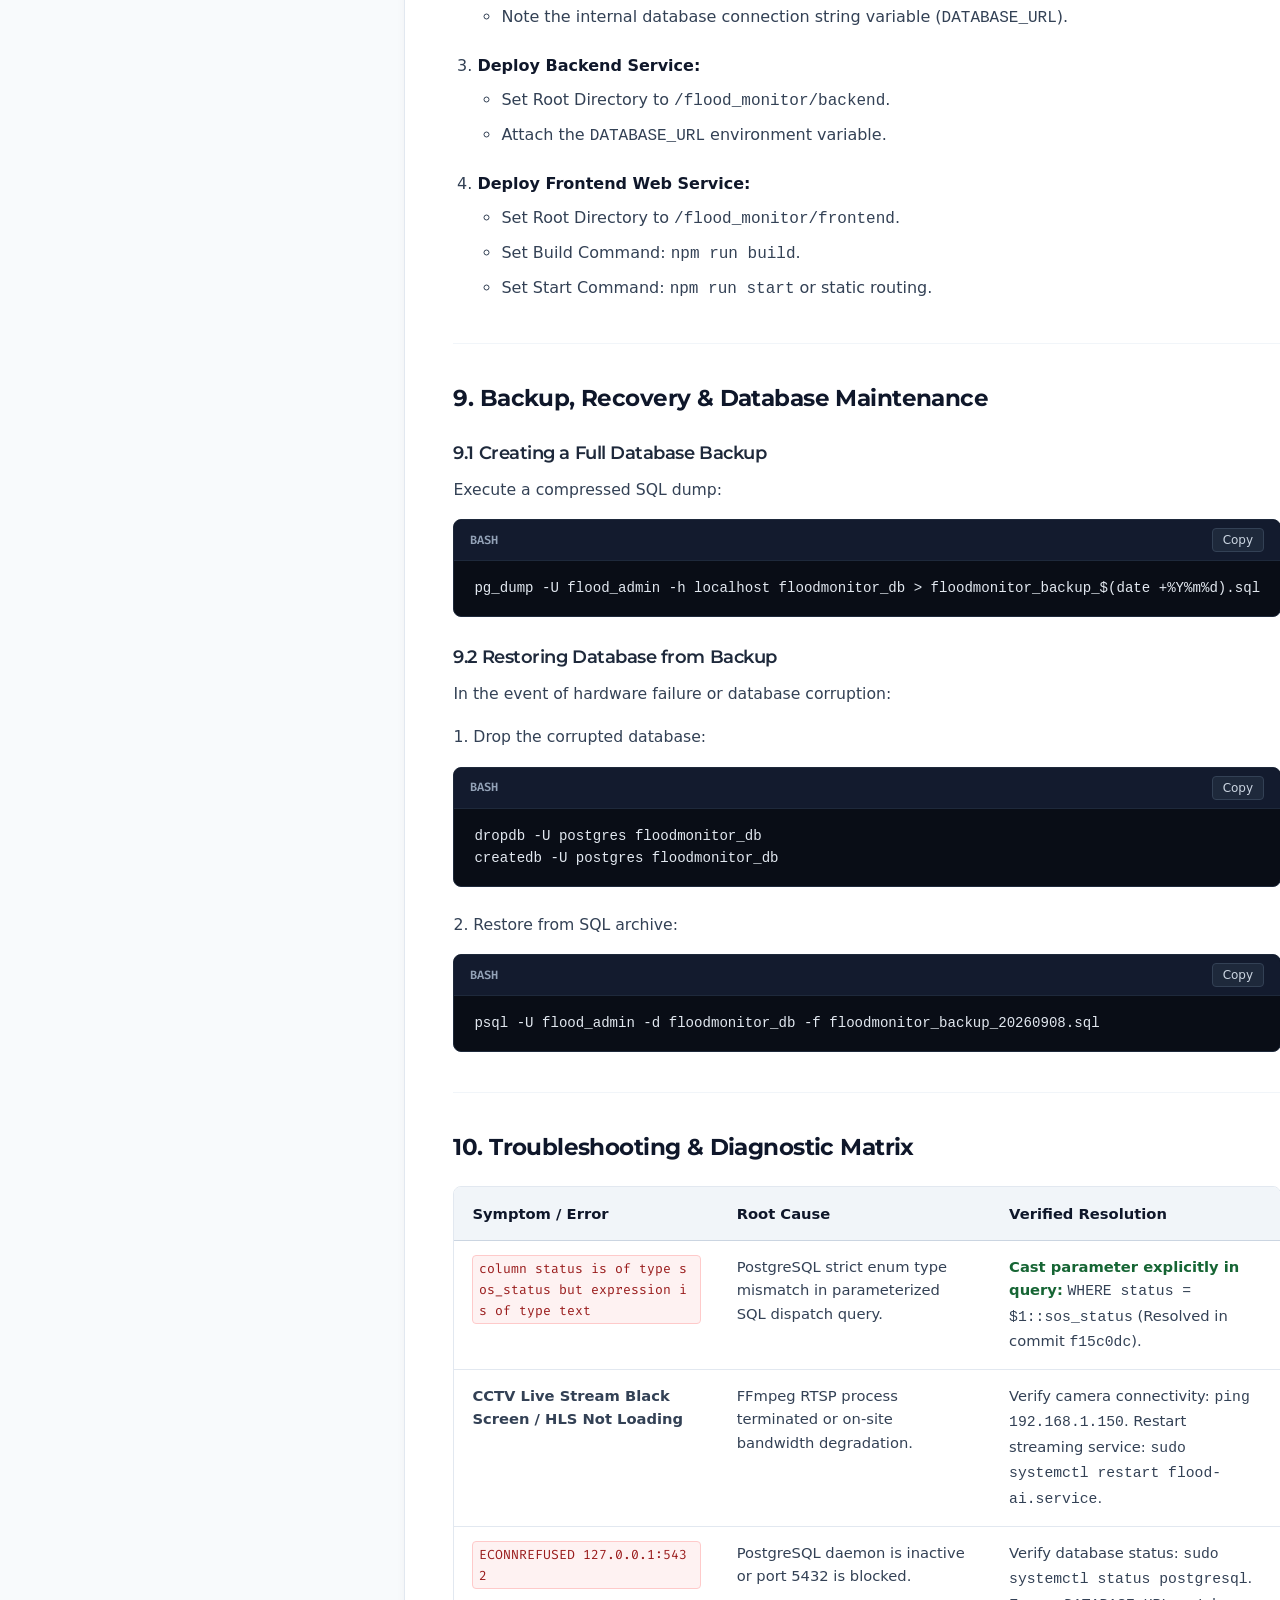
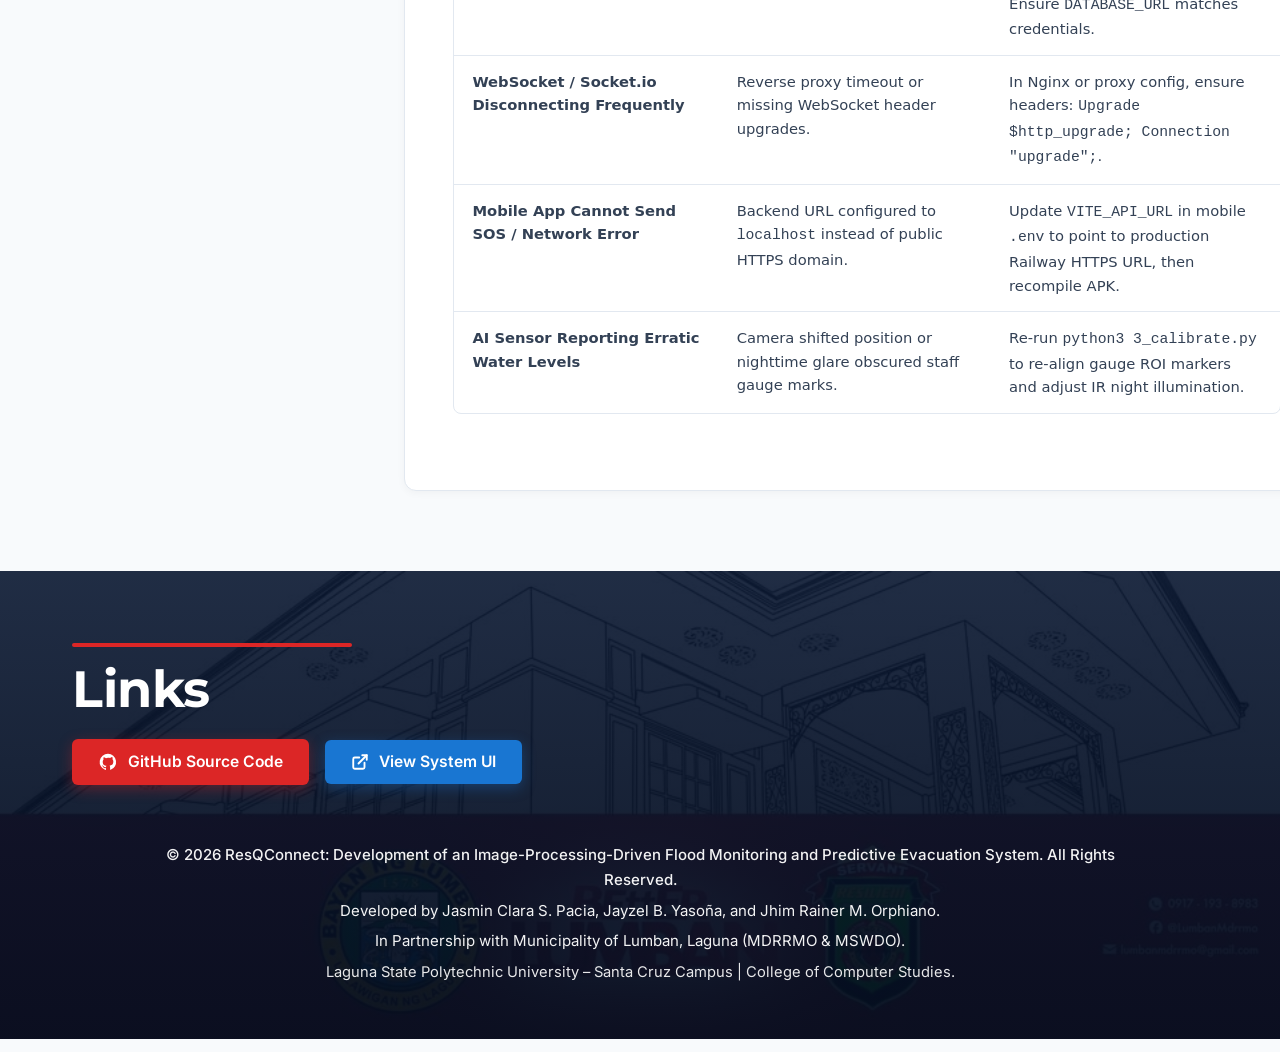
<file: manual.html>
<!DOCTYPE html>
<html lang="en">
  <head>
    <meta charset="UTF-8" />
    <meta name="viewport" content="width=device-width, initial-scale=1.0" />
    <meta
      name="description"
      content="System & Technical Administration Manual: Flood Monitoring & Disaster Response Management System. Architecture, Deployment, Edge AI IoT Configuration & Maintenance Guide."
    />
    <title>System &amp; Technical Administration Manual | ResQConnect</title>

    <!-- Google Fonts -->
    <link rel="preconnect" href="https://fonts.googleapis.com" />
    <link rel="preconnect" href="https://fonts.gstatic.com" crossorigin />
    <link
      href="https://fonts.googleapis.com/css2?family=Fira+Code:wght@400;500;600&family=Inter:wght@400;500;600;700&family=Montserrat:wght@600;700;800&display=swap"
      rel="stylesheet"
    />

    <!-- Stylesheets -->
    <link rel="stylesheet" href="styles.css?v=10" />
  </head>
  <body>
    <div class="page-shell">
      <!-- Navigation Topbar -->
      <header class="topbar" id="top">
        <div class="container nav">
          <a class="brand-wrap" href="index.html">
            <img src="assets/images/logo.png?v=2" alt="ResQConnect Logo" class="brand-logo" />
            <div class="brand-copy">
              <span class="brand-kicker">Municipality of Lumban, Laguna</span>
              <strong>Capstone Project</strong>
            </div>
          </a>

          <nav class="main-nav" aria-label="Main navigation">
            <a href="index.html">Overview</a>
            <a href="index.html#problem">Problem</a>
            <a href="index.html#features">Features</a>
            <a href="screenshots.html">Screenshots</a>
            <a href="manual.html" class="is-active">Tech Manual</a>
            <a href="user-manual.html">User Manual</a>
            <a href="https://github.com/ja1152452/Flood_Monitoring" target="_blank" rel="noopener noreferrer">GitHub</a>
            <a href="#links">Links</a>
          </nav>

          <button class="nav-toggle" type="button" aria-label="Toggle navigation menu" aria-expanded="false">
            <span></span>
            <span></span>
            <span></span>
          </button>
        </div>
      </header>

      <!-- Subbar / Manual Navigation Tabs -->
      <div class="manual-subbar">
        <div class="manual-container manual-subbar-inner">
          <div class="manual-nav-tabs" role="tablist" aria-label="System Manuals">
            <a href="manual.html" class="manual-nav-tab is-active" role="tab" aria-selected="true">
              <svg viewBox="0 0 24 24" width="16" height="16" fill="none" stroke="currentColor" stroke-width="2" stroke-linecap="round" stroke-linejoin="round" aria-hidden="true"><circle cx="12" cy="12" r="3"></circle><path d="M19.4 15a1.65 1.65 0 0 0 .33 1.82l.06.06a2 2 0 0 1 0 2.83 2 2 0 0 1-2.83 0l-.06-.06a1.65 1.65 0 0 0-1.82-.33 1.65 1.65 0 0 0-1 1.51V21a2 2 0 0 1-2 2 2 2 0 0 1-2-2v-.09A1.65 1.65 0 0 0 9 19.4a1.65 1.65 0 0 0-1.82.33l-.06.06a2 2 0 0 1-2.83 0 2 2 0 0 1 0-2.83l.06-.06a1.65 1.65 0 0 0 .33-1.82 1.65 1.65 0 0 0-1.51-1H3a2 2 0 0 1-2-2 2 2 0 0 1 2-2h.09A1.65 1.65 0 0 0 4.6 9a1.65 1.65 0 0 0-.33-1.82l-.06-.06a2 2 0 0 1 0-2.83 2 2 0 0 1 2.83 0l.06.06a1.65 1.65 0 0 0 1.82.33H9a1.65 1.65 0 0 0 1-1.51V3a2 2 0 0 1 2-2 2 2 0 0 1 2 2v.09a1.65 1.65 0 0 0 1 1.51 1.65 1.65 0 0 0 1.82-.33l.06-.06a2 2 0 0 1 2.83 0 2 2 0 0 1 0 2.83l-.06.06a1.65 1.65 0 0 0-.33 1.82V9a1.65 1.65 0 0 0 1.51 1H21a2 2 0 0 1 2 2 2 2 0 0 1-2 2h-.09a1.65 1.65 0 0 0-1.51 1z"></path></svg>
              <span>1. Technical Admin Manual</span>
            </a>
            <a href="user-manual.html" class="manual-nav-tab" role="tab" aria-selected="false">
              <svg viewBox="0 0 24 24" width="16" height="16" fill="none" stroke="currentColor" stroke-width="2" stroke-linecap="round" stroke-linejoin="round" aria-hidden="true"><path d="M4 19.5A2.5 2.5 0 0 1 6.5 17H20"></path><path d="M6.5 2H20v20H6.5A2.5 2.5 0 0 1 4 19.5v-15A2.5 2.5 0 0 1 6.5 2z"></path></svg>
              <span>2. User Operational Manual</span>
            </a>
          </div>
          <div class="manual-subbar-actions">
            <button type="button" class="manual-action-btn" onclick="window.print()" title="Print or Save as PDF">
              <svg viewBox="0 0 24 24" width="16" height="16" fill="none" stroke="currentColor" stroke-width="2" stroke-linecap="round" stroke-linejoin="round" aria-hidden="true"><polyline points="6 9 6 2 18 2 18 9"></polyline><path d="M6 18H4a2 2 0 0 1-2-2v-5a2 2 0 0 1 2-2h16a2 2 0 0 1 2 2v5a2 2 0 0 1-2 2h-2"></path><rect x="6" y="14" width="12" height="8"></rect></svg>
              <span>Print / PDF</span>
            </button>
            <a href="https://github.com/ja1152452/Flood_Monitoring" target="_blank" rel="noopener noreferrer" class="manual-action-btn btn-primary-action">
              <svg viewBox="0 0 24 24" width="16" height="16" fill="currentColor" aria-hidden="true"><path d="M12 2a10 10 0 0 0-3.16 19.49c.5.09.68-.22.68-.48v-1.7c-2.77.6-3.35-1.18-3.35-1.18-.45-1.15-1.1-1.46-1.1-1.46-.9-.62.07-.61.07-.61 1 .07 1.53 1.03 1.53 1.03.89 1.53 2.34 1.09 2.91.83.09-.65.35-1.09.63-1.34-2.21-.25-4.54-1.1-4.54-4.9 0-1.08.39-1.97 1.03-2.66-.1-.25-.45-1.28.1-2.66 0 0 .84-.27 2.75 1.02A9.49 9.49 0 0 1 12 6.84c.85 0 1.71.11 2.51.33 1.91-1.29 2.75-1.02 2.75-1.02.55 1.38.2 2.41.1 2.66.64.69 1.03 1.58 1.03 2.66 0 3.81-2.34 4.64-4.56 4.89.36.3.68.9.68 1.82v2.7c0 .26.18.58.69.48A10 10 0 0 0 12 2Z"/></svg>
              <span>View Repository</span>
            </a>
          </div>
        </div>
      </div>

      <!-- Main Documentation Page -->
      <main class="manual-page-main">
        <div class="manual-container">
          <div class="manual-layout">
            <!-- Left Sticky Sidebar: Table of Contents -->
            <aside class="manual-sidebar" aria-label="Table of Contents">
              <h3 class="manual-sidebar-title">
                <svg viewBox="0 0 24 24" width="16" height="16" fill="none" stroke="currentColor" stroke-width="2" stroke-linecap="round" stroke-linejoin="round" aria-hidden="true"><path d="M4 6h16M4 12h16M4 18h7"/></svg>
                Table of Contents
              </h3>
              <nav>
                <ul class="manual-toc-list">
                  <li><a href="#1-system-architecture-overview" class="manual-toc-link"><span class="manual-toc-num">1.</span> Architecture Overview</a></li>
                  <li><a href="#2-server--development-environment-setup" class="manual-toc-link"><span class="manual-toc-num">2.</span> Environment Setup</a></li>
                  <li><a href="#3-database-configuration--migrations" class="manual-toc-link"><span class="manual-toc-num">3.</span> Database &amp; Migrations</a></li>
                  <li><a href="#4-backend-api-engine-deployment" class="manual-toc-link"><span class="manual-toc-num">4.</span> Backend API Engine</a></li>
                  <li><a href="#5-frontend-web-application-deployment" class="manual-toc-link"><span class="manual-toc-num">5.</span> Frontend Web Deployment</a></li>
                  <li><a href="#6-mobile-application-build--distribution-expo-eas" class="manual-toc-link"><span class="manual-toc-num">6.</span> Mobile Build (Expo EAS)</a></li>
                  <li><a href="#7-edge-ai-station-setup-raspberry-pi--tapo-c310" class="manual-toc-link"><span class="manual-toc-num">7.</span> Edge AI Station (Pi &amp; Tapo)</a></li>
                  <li><a href="#8-production-cloud-deployment-railwayapp" class="manual-toc-link"><span class="manual-toc-num">8.</span> Cloud Deploy (Railway)</a></li>
                  <li><a href="#9-backup-recovery--database-maintenance" class="manual-toc-link"><span class="manual-toc-num">9.</span> Backup &amp; Recovery</a></li>
                  <li><a href="#10-troubleshooting--diagnostic-matrix" class="manual-toc-link"><span class="manual-toc-num">10.</span> Troubleshooting Matrix</a></li>
                </ul>
              </nav>
            </aside>

            <!-- Main Technical Document Body -->
            <article class="manual-content">
              <!-- Document Header Title Banner -->
              <header class="manual-doc-header">
                <span class="manual-meta-pill">Municipal DRRMO &bull; Production Administration Manual</span>
                <h1 class="manual-doc-title">SYSTEM &amp; TECHNICAL ADMINISTRATION MANUAL</h1>
                <h2 class="manual-doc-subtitle">Flood Monitoring &amp; Disaster Response Management System</h2>
                <p class="manual-doc-scope"><em>(Architecture, Deployment, Edge AI IoT Configuration &amp; Maintenance Guide)</em></p>
              </header>

              <!-- Section 1 -->
              <section id="1-system-architecture-overview" class="manual-section">
                <h2 class="manual-section-h2">1. System Architecture Overview</h2>
                <p class="manual-prose">
                  The system operates on a distributed, resilient three-tier architecture:
                </p>

                <div class="manual-ascii-box" aria-label="System Architecture Diagram">
                  <pre>┌─────────────────────────┐         RTSP Stream         ┌──────────────────────────────┐
│  TP-Link Tapo C310 CCTV │ ──────────────────────────&gt; │   Raspberry Pi 4/5 Edge      │
│  (Outdoor 3MP Camera)   │                             │  ├─ FFmpeg (RTSP -&gt; HLS)     │
└─────────────────────────┘                             │  └─ OpenCV / YOLO (7_sender) │
                                                        └──────────────┬───────────────┘
                                                                       │
                                                            HTTPS POST /api/readings
                                                                       │
                                                                       ▼
                                                        ┌──────────────────────────────┐
                                                        │   Railway Cloud Server       │
                                                        │  ├─ Node.js / Express API    │
                                                        │  ├─ PostgreSQL Database      │
                                                        │  ├─ Socket.io WebSocket Hub  │
                                                        │  └─ Vite / React Admin Web   │
                                                        └──────────────┬───────────────┘
                                                                       │
                                                           WebSockets / HTTPS REST
                                                                       │
                                                                       ▼
                                                        ┌──────────────────────────────┐
                                                        │   ResQConnect Mobile App     │
                                                        │   (React Native / Expo APK)  │
                                                        └──────────────────────────────┘</pre>
                </div>
              </section>

              <!-- Section 2 -->
              <section id="2-server--development-environment-setup" class="manual-section">
                <h2 class="manual-section-h2">2. Server &amp; Development Environment Setup</h2>

                <h3 class="manual-section-h3">2.1 Software Prerequisites</h3>
                <p class="manual-prose">Install the following dependencies on the host server or administrator workstation:</p>
                <ul class="manual-list">
                  <li><strong>Node.js:</strong> <code>v20.x LTS</code> or higher (Verify with <code>node -v</code>)</li>
                  <li><strong>npm:</strong> <code>v10.x</code> or higher (Verify with <code>npm -v</code>)</li>
                  <li><strong>PostgreSQL:</strong> <code>v15.x</code> or <code>v16.x</code> (Verify with <code>psql --version</code>)</li>
                  <li><strong>Python:</strong> <code>v3.10.x</code> or <code>v3.11.x</code> (Verify with <code>python --version</code>)</li>
                  <li><strong>Git:</strong> Latest version (Verify with <code>git --version</code>)</li>
                  <li><strong>Docker &amp; Docker Compose:</strong> Optional for containerized deployments.</li>
                </ul>

                <h3 class="manual-section-h3">2.2 Cloning the Repository</h3>
                <div class="manual-code-card">
                  <div class="manual-code-topbar">
                    <span class="manual-code-lang">Bash</span>
                    <button type="button" class="manual-code-copy-btn" onclick="copyCode(this)">Copy</button>
                  </div>
                  <pre class="manual-code-content"><code>git clone https://github.com/ja1152452/Flood_Monitoring.git
cd Flood_Monitoring</code></pre>
                </div>
              </section>

              <!-- Section 3 -->
              <section id="3-database-configuration--migrations" class="manual-section">
                <h2 class="manual-section-h2">3. Database Configuration &amp; Migrations</h2>

                <h3 class="manual-section-h3">3.1 PostgreSQL Database Provisioning</h3>
                <p class="manual-prose">1. Access the PostgreSQL command line shell:</p>
                <div class="manual-code-card">
                  <div class="manual-code-topbar">
                    <span class="manual-code-lang">Bash</span>
                    <button type="button" class="manual-code-copy-btn" onclick="copyCode(this)">Copy</button>
                  </div>
                  <pre class="manual-code-content"><code>psql -U postgres</code></pre>
                </div>

                <p class="manual-prose">2. Create the production database and privileged user:</p>
                <div class="manual-code-card">
                  <div class="manual-code-topbar">
                    <span class="manual-code-lang">SQL</span>
                    <button type="button" class="manual-code-copy-btn" onclick="copyCode(this)">Copy</button>
                  </div>
                  <pre class="manual-code-content"><code>CREATE DATABASE floodmonitor_db;
CREATE USER flood_admin WITH ENCRYPTED PASSWORD 'YourSecurePassword123!';
GRANT ALL PRIVILEGES ON DATABASE floodmonitor_db TO flood_admin;
\q</code></pre>
                </div>

                <h3 class="manual-section-h3">3.2 Running Schema Migrations</h3>
                <p class="manual-prose">1. Navigate to the backend directory:</p>
                <div class="manual-code-card">
                  <div class="manual-code-topbar">
                    <span class="manual-code-lang">Bash</span>
                    <button type="button" class="manual-code-copy-btn" onclick="copyCode(this)">Copy</button>
                  </div>
                  <pre class="manual-code-content"><code>cd flood_monitor/backend</code></pre>
                </div>

                <p class="manual-prose">2. Execute the automated migration script:</p>
                <div class="manual-code-card">
                  <div class="manual-code-topbar">
                    <span class="manual-code-lang">Bash</span>
                    <button type="button" class="manual-code-copy-btn" onclick="copyCode(this)">Copy</button>
                  </div>
                  <pre class="manual-code-content"><code>npm run migrate</code></pre>
                </div>

                <p class="manual-prose">
                  3. The migration script executes <code>src/config/migrate.js</code>, constructing the relational tables, custom enumerations (<code>user_role</code>, <code>flood_status</code>, <code>sos_status</code>), triggers, and audit log tables.
                </p>
              </section>

              <!-- Section 4 -->
              <section id="4-backend-api-engine-deployment" class="manual-section">
                <h2 class="manual-section-h2">4. Backend API Engine Deployment</h2>

                <h3 class="manual-section-h3">4.1 Installing Backend Dependencies</h3>
                <div class="manual-code-card">
                  <div class="manual-code-topbar">
                    <span class="manual-code-lang">Bash</span>
                    <button type="button" class="manual-code-copy-btn" onclick="copyCode(this)">Copy</button>
                  </div>
                  <pre class="manual-code-content"><code>cd flood_monitor/backend
npm install</code></pre>
                </div>

                <h3 class="manual-section-h3">4.2 Environment Configuration (<code>.env</code>)</h3>
                <p class="manual-prose">Create a <code>.env</code> file in <code>flood_monitor/backend/</code> using the following schema:</p>
                <div class="manual-code-card">
                  <div class="manual-code-topbar">
                    <span class="manual-code-lang">Env</span>
                    <button type="button" class="manual-code-copy-btn" onclick="copyCode(this)">Copy</button>
                  </div>
                  <pre class="manual-code-content"><code># Server Network Settings
PORT=5000
NODE_ENV=production

# PostgreSQL Database Connection URL
DATABASE_URL=postgresql://flood_admin:YourSecurePassword123!@localhost:5432/floodmonitor_db

# JWT Security Secrets
JWT_SECRET=super_secret_jwt_key_random_string_change_in_production
JWT_EXPIRES_IN=7d

# CORS Allowed Origins
CORS_ORIGIN=http://localhost:5173,https://your-domain.railway.app

# Firebase Service Account (For Push Notifications)
FIREBASE_PROJECT_ID=your-project-id
FIREBASE_CLIENT_EMAIL=firebase-adminsdk@your-project.iam.gserviceaccount.com
FIREBASE_PRIVATE_KEY="-----BEGIN PRIVATE KEY-----\nYourKeyHere\n-----END PRIVATE KEY-----\n"

# Weather API
OPENWEATHER_API_KEY=your_openweather_api_key</code></pre>
                </div>

                <h3 class="manual-section-h3">4.3 Starting the Backend Engine</h3>
                <ul class="manual-list">
                  <li><strong>Development Mode (with auto-reload):</strong></li>
                </ul>
                <div class="manual-code-card">
                  <div class="manual-code-topbar">
                    <span class="manual-code-lang">Bash</span>
                    <button type="button" class="manual-code-copy-btn" onclick="copyCode(this)">Copy</button>
                  </div>
                  <pre class="manual-code-content"><code>npm run dev</code></pre>
                </div>

                <ul class="manual-list">
                  <li><strong>Production Mode:</strong></li>
                </ul>
                <div class="manual-code-card">
                  <div class="manual-code-topbar">
                    <span class="manual-code-lang">Bash</span>
                    <button type="button" class="manual-code-copy-btn" onclick="copyCode(this)">Copy</button>
                  </div>
                  <pre class="manual-code-content"><code>npm start</code></pre>
                </div>

                <p class="manual-prose">
                  Verify server status by requesting health check: <code>curl http://localhost:5000/api/health</code>
                </p>
              </section>

              <!-- Section 5 -->
              <section id="5-frontend-web-application-deployment" class="manual-section">
                <h2 class="manual-section-h2">5. Frontend Web Application Deployment</h2>

                <h3 class="manual-section-h3">5.1 Installing Frontend Dependencies</h3>
                <div class="manual-code-card">
                  <div class="manual-code-topbar">
                    <span class="manual-code-lang">Bash</span>
                    <button type="button" class="manual-code-copy-btn" onclick="copyCode(this)">Copy</button>
                  </div>
                  <pre class="manual-code-content"><code>cd flood_monitor/frontend
npm install</code></pre>
                </div>

                <h3 class="manual-section-h3">5.2 Environment Configuration (<code>.env.production</code>)</h3>
                <p class="manual-prose">Create a <code>.env.production</code> file in <code>flood_monitor/frontend/</code>:</p>
                <div class="manual-code-card">
                  <div class="manual-code-topbar">
                    <span class="manual-code-lang">Env</span>
                    <button type="button" class="manual-code-copy-btn" onclick="copyCode(this)">Copy</button>
                  </div>
                  <pre class="manual-code-content"><code>VITE_API_URL=https://your-backend-api.railway.app
VITE_SOCKET_URL=https://your-backend-api.railway.app
VITE_MAP_TILES_URL=https://{s}.tile.openstreetmap.org/{z}/{x}/{y}.png</code></pre>
                </div>

                <h3 class="manual-section-h3">5.3 Building for Production</h3>
                <p class="manual-prose">Compile the optimized static bundle:</p>
                <div class="manual-code-card">
                  <div class="manual-code-topbar">
                    <span class="manual-code-lang">Bash</span>
                    <button type="button" class="manual-code-copy-btn" onclick="copyCode(this)">Copy</button>
                  </div>
                  <pre class="manual-code-content"><code>npm run build</code></pre>
                </div>
                <p class="manual-prose">
                  The compiled output is generated in <code>flood_monitor/frontend/dist/</code> ready to be served via Nginx, Apache, or Railway static hosting.
                </p>
              </section>

              <!-- Section 6 -->
              <section id="6-mobile-application-build--distribution-expo-eas" class="manual-section">
                <h2 class="manual-section-h2">6. Mobile Application Build &amp; Distribution (Expo EAS)</h2>

                <h3 class="manual-section-h3">6.1 Prerequisites</h3>
                <p class="manual-prose">Install the Expo Application Services (EAS) command-line interface globally:</p>
                <div class="manual-code-card">
                  <div class="manual-code-topbar">
                    <span class="manual-code-lang">Bash</span>
                    <button type="button" class="manual-code-copy-btn" onclick="copyCode(this)">Copy</button>
                  </div>
                  <pre class="manual-code-content"><code>npm install -g eas-cli</code></pre>
                </div>

                <h3 class="manual-section-h3">6.2 Configuring EAS Build</h3>
                <p class="manual-prose">Navigate to the mobile directory and log in to your Expo account:</p>
                <div class="manual-code-card">
                  <div class="manual-code-topbar">
                    <span class="manual-code-lang">Bash</span>
                    <button type="button" class="manual-code-copy-btn" onclick="copyCode(this)">Copy</button>
                  </div>
                  <pre class="manual-code-content"><code>cd flood_monitor/mobile
eas login
eas build:configure</code></pre>
                </div>

                <h3 class="manual-section-h3">6.3 Generating the Standalone Release APK</h3>
                <p class="manual-prose">Run the cloud build command to produce an installable Android APK:</p>
                <div class="manual-code-card">
                  <div class="manual-code-topbar">
                    <span class="manual-code-lang">Bash</span>
                    <button type="button" class="manual-code-copy-btn" onclick="copyCode(this)">Copy</button>
                  </div>
                  <pre class="manual-code-content"><code>eas build -p android --profile preview</code></pre>
                </div>
                <p class="manual-prose">
                  Once compilation completes, download the generated binary file (<code>ResQConnect-Release.apk</code>) and distribute it to municipal responders and community citizens.
                </p>
              </section>

              <!-- Section 7 -->
              <section id="7-edge-ai-station-setup-raspberry-pi--tapo-c310" class="manual-section">
                <h2 class="manual-section-h2">7. Edge AI Station Setup (Raspberry Pi &amp; Tapo C310)</h2>

                <h3 class="manual-section-h3">7.1 Tapo C310 CCTV Setup &amp; Fixed IP Configuration</h3>
                <ol class="manual-list">
                  <li>Connect the Tapo C310 camera to power and pair it with the <strong>TP-Link Tapo App</strong> on a mobile device.</li>
                  <li>In camera settings, assign a static local IP address (e.g., <code>192.168.1.150</code>).</li>
                  <li>Enable <strong>Advanced Settings &rarr; Camera Account</strong>:
                    <ul class="manual-list" style="margin-top: 8px;">
                      <li>Username: <code>cctv_admin</code></li>
                      <li>Password: <code>CameraPassword123!</code></li>
                    </ul>
                  </li>
                  <li>Verify RTSP stream accessibility using VLC media player:
                    <div class="manual-code-card">
                      <div class="manual-code-topbar">
                        <span class="manual-code-lang">RTSP</span>
                        <button type="button" class="manual-code-copy-btn" onclick="copyCode(this)">Copy</button>
                      </div>
                      <pre class="manual-code-content"><code>rtsp://cctv_admin:CameraPassword123!@192.168.1.150:554/stream1</code></pre>
                    </div>
                  </li>
                </ol>

                <h3 class="manual-section-h3">7.2 Raspberry Pi Software Setup</h3>
                <p class="manual-prose">Execute on the Raspberry Pi:</p>
                <div class="manual-code-card">
                  <div class="manual-code-topbar">
                    <span class="manual-code-lang">Bash</span>
                    <button type="button" class="manual-code-copy-btn" onclick="copyCode(this)">Copy</button>
                  </div>
                  <pre class="manual-code-content"><code>sudo apt update &amp;&amp; sudo apt upgrade -y
sudo apt install -y python3-pip python3-venv ffmpeg git
cd ~
git clone https://github.com/ja1152452/Flood_Monitoring.git
cd Flood_Monitoring/flood_ai
python3 -m venv venv
source venv/bin/activate
pip install -r requirements.txt</code></pre>
                </div>

                <h3 class="manual-section-h3">7.3 Calibrating the Water Level Staff Gauge</h3>
                <p class="manual-prose">1. Capture a reference calibration frame from the camera:</p>
                <div class="manual-code-card">
                  <div class="manual-code-topbar">
                    <span class="manual-code-lang">Bash</span>
                    <button type="button" class="manual-code-copy-btn" onclick="copyCode(this)">Copy</button>
                  </div>
                  <pre class="manual-code-content"><code>python3 test_camera.py</code></pre>
                </div>

                <p class="manual-prose">2. Launch the interactive calibration script to select Region of Interest (ROI) and define pixel-to-meter ratios:</p>
                <div class="manual-code-card">
                  <div class="manual-code-topbar">
                    <span class="manual-code-lang">Bash</span>
                    <button type="button" class="manual-code-copy-btn" onclick="copyCode(this)">Copy</button>
                  </div>
                  <pre class="manual-code-content"><code>python3 3_calibrate.py</code></pre>
                </div>
                <p class="manual-prose">
                  3. The generated pixel coordinates and water thresholds are saved automatically into <code>calibration.json</code>.
                </p>

                <h3 class="manual-section-h3">7.4 Setting Up Continuous Edge Services (Systemd)</h3>
                <p class="manual-prose">Create a persistent daemon service so the AI sender runs continuously and restarts on reboot:</p>
                <p class="manual-prose">1. Copy the systemd service file:</p>
                <div class="manual-code-card">
                  <div class="manual-code-topbar">
                    <span class="manual-code-lang">Bash</span>
                    <button type="button" class="manual-code-copy-btn" onclick="copyCode(this)">Copy</button>
                  </div>
                  <pre class="manual-code-content"><code>sudo cp flood-ai.service /etc/systemd/system/</code></pre>
                </div>

                <p class="manual-prose">2. Enable and start the edge service:</p>
                <div class="manual-code-card">
                  <div class="manual-code-topbar">
                    <span class="manual-code-lang">Bash</span>
                    <button type="button" class="manual-code-copy-btn" onclick="copyCode(this)">Copy</button>
                  </div>
                  <pre class="manual-code-content"><code>sudo systemctl daemon-reload
sudo systemctl enable flood-ai.service
sudo systemctl start flood-ai.service</code></pre>
                </div>

                <p class="manual-prose">3. Inspect live operational logs:</p>
                <div class="manual-code-card">
                  <div class="manual-code-topbar">
                    <span class="manual-code-lang">Bash</span>
                    <button type="button" class="manual-code-copy-btn" onclick="copyCode(this)">Copy</button>
                  </div>
                  <pre class="manual-code-content"><code>journalctl -u flood-ai.service -f</code></pre>
                </div>
              </section>

              <!-- Section 8 -->
              <section id="8-production-cloud-deployment-railwayapp" class="manual-section">
                <h2 class="manual-section-h2">8. Production Cloud Deployment (Railway.app)</h2>
                <p class="manual-prose">
                  The system includes pre-configured <code>docker-compose.yml</code> and Nixpacks manifests for one-click deployment on Railway:
                </p>
                <ol class="manual-list">
                  <li>Log in to <a href="https://railway.app" target="_blank" rel="noopener noreferrer">Railway.app</a> and create a <strong>New Project</strong> linked to the GitHub repository.</li>
                  <li><strong>Provision PostgreSQL Database:</strong>
                    <ul class="manual-list" style="margin-top: 6px;">
                      <li>Click <strong>+ New</strong> &rarr; <strong>Database</strong> &rarr; <strong>Add PostgreSQL</strong>.</li>
                      <li>Note the internal database connection string variable (<code>DATABASE_URL</code>).</li>
                    </ul>
                  </li>
                  <li><strong>Deploy Backend Service:</strong>
                    <ul class="manual-list" style="margin-top: 6px;">
                      <li>Set Root Directory to <code>/flood_monitor/backend</code>.</li>
                      <li>Attach the <code>DATABASE_URL</code> environment variable.</li>
                    </ul>
                  </li>
                  <li><strong>Deploy Frontend Web Service:</strong>
                    <ul class="manual-list" style="margin-top: 6px;">
                      <li>Set Root Directory to <code>/flood_monitor/frontend</code>.</li>
                      <li>Set Build Command: <code>npm run build</code>.</li>
                      <li>Set Start Command: <code>npm run start</code> or static routing.</li>
                    </ul>
                  </li>
                </ol>
              </section>

              <!-- Section 9 -->
              <section id="9-backup-recovery--database-maintenance" class="manual-section">
                <h2 class="manual-section-h2">9. Backup, Recovery &amp; Database Maintenance</h2>

                <h3 class="manual-section-h3">9.1 Creating a Full Database Backup</h3>
                <p class="manual-prose">Execute a compressed SQL dump:</p>
                <div class="manual-code-card">
                  <div class="manual-code-topbar">
                    <span class="manual-code-lang">Bash</span>
                    <button type="button" class="manual-code-copy-btn" onclick="copyCode(this)">Copy</button>
                  </div>
                  <pre class="manual-code-content"><code>pg_dump -U flood_admin -h localhost floodmonitor_db > floodmonitor_backup_$(date +%Y%m%d).sql</code></pre>
                </div>

                <h3 class="manual-section-h3">9.2 Restoring Database from Backup</h3>
                <p class="manual-prose">In the event of hardware failure or database corruption:</p>
                <p class="manual-prose">1. Drop the corrupted database:</p>
                <div class="manual-code-card">
                  <div class="manual-code-topbar">
                    <span class="manual-code-lang">Bash</span>
                    <button type="button" class="manual-code-copy-btn" onclick="copyCode(this)">Copy</button>
                  </div>
                  <pre class="manual-code-content"><code>dropdb -U postgres floodmonitor_db
createdb -U postgres floodmonitor_db</code></pre>
                </div>

                <p class="manual-prose">2. Restore from SQL archive:</p>
                <div class="manual-code-card">
                  <div class="manual-code-topbar">
                    <span class="manual-code-lang">Bash</span>
                    <button type="button" class="manual-code-copy-btn" onclick="copyCode(this)">Copy</button>
                  </div>
                  <pre class="manual-code-content"><code>psql -U flood_admin -d floodmonitor_db -f floodmonitor_backup_20260908.sql</code></pre>
                </div>
              </section>

              <!-- Section 10 -->
              <section id="10-troubleshooting--diagnostic-matrix" class="manual-section">
                <h2 class="manual-section-h2">10. Troubleshooting &amp; Diagnostic Matrix</h2>
                <div class="manual-table-wrap">
                  <table class="manual-table">
                    <thead>
                      <tr>
                        <th style="width: 32%;">Symptom / Error</th>
                        <th style="width: 33%;">Root Cause</th>
                        <th style="width: 35%;">Verified Resolution</th>
                      </tr>
                    </thead>
                    <tbody>
                      <tr>
                        <td><span class="badge-err">column status is of type sos_status but expression is of type text</span></td>
                        <td>PostgreSQL strict enum type mismatch in parameterized SQL dispatch query.</td>
                        <td><span class="badge-res">Cast parameter explicitly in query:</span> <code>WHERE status = $1::sos_status</code> (Resolved in commit <code>f15c0dc</code>).</td>
                      </tr>
                      <tr>
                        <td><strong>CCTV Live Stream Black Screen / HLS Not Loading</strong></td>
                        <td>FFmpeg RTSP process terminated or on-site bandwidth degradation.</td>
                        <td>Verify camera connectivity: <code>ping 192.168.1.150</code>. Restart streaming service: <code>sudo systemctl restart flood-ai.service</code>.</td>
                      </tr>
                      <tr>
                        <td><span class="badge-err">ECONNREFUSED 127.0.0.1:5432</span></td>
                        <td>PostgreSQL daemon is inactive or port 5432 is blocked.</td>
                        <td>Verify database status: <code>sudo systemctl status postgresql</code>. Ensure <code>DATABASE_URL</code> matches credentials.</td>
                      </tr>
                      <tr>
                        <td><strong>WebSocket / Socket.io Disconnecting Frequently</strong></td>
                        <td>Reverse proxy timeout or missing WebSocket header upgrades.</td>
                        <td>In Nginx or proxy config, ensure headers: <code>Upgrade $http_upgrade; Connection "upgrade";</code>.</td>
                      </tr>
                      <tr>
                        <td><strong>Mobile App Cannot Send SOS / Network Error</strong></td>
                        <td>Backend URL configured to <code>localhost</code> instead of public HTTPS domain.</td>
                        <td>Update <code>VITE_API_URL</code> in mobile <code>.env</code> to point to production Railway HTTPS URL, then recompile APK.</td>
                      </tr>
                      <tr>
                        <td><strong>AI Sensor Reporting Erratic Water Levels</strong></td>
                        <td>Camera shifted position or nighttime glare obscured staff gauge marks.</td>
                        <td>Re-run <code>python3 3_calibrate.py</code> to re-align gauge ROI markers and adjust IR night illumination.</td>
                      </tr>
                    </tbody>
                  </table>
                </div>
              </section>
            </article>
          </div>
        </div>
      </main>

      <!-- Links & Footer Section -->
      <footer class="site-footer" id="links">
        <div class="container footer-container">
          <!-- Section Heading with Red Accent Line -->
          <div class="footer-links-header">
            <div class="footer-links-accent" aria-hidden="true"></div>
            <h2 class="footer-links-title">Links</h2>
          </div>

          <!-- Action Buttons (GitHub Source Code & Live System Demo) -->
          <div class="footer-links-actions">
            <a href="https://github.com/ja1152452/Flood_Monitoring" target="_blank" rel="noopener noreferrer" class="footer-btn footer-btn-github">
              <svg viewBox="0 0 24 24" fill="currentColor" width="20" height="20" aria-hidden="true">
                <path d="M12 2a10 10 0 0 0-3.16 19.49c.5.09.68-.22.68-.48v-1.7c-2.77.6-3.35-1.18-3.35-1.18-.45-1.15-1.1-1.46-1.1-1.46-.9-.62.07-.61.07-.61 1 .07 1.53 1.03 1.53 1.03.89 1.53 2.34 1.09 2.91.83.09-.65.35-1.09.63-1.34-2.21-.25-4.54-1.1-4.54-4.9 0-1.08.39-1.97 1.03-2.66-.1-.25-.45-1.28.1-2.66 0 0 .84-.27 2.75 1.02A9.49 9.49 0 0 1 12 6.84c.85 0 1.71.11 2.51.33 1.91-1.29 2.75-1.02 2.75-1.02.55 1.38.2 2.41.1 2.66.64.69 1.03 1.58 1.03 2.66 0 3.81-2.34 4.64-4.56 4.89.36.3.68.9.68 1.82v2.7c0 .26.18.58.69.48A10 10 0 0 0 12 2Z"/>
              </svg>
              <span>GitHub Source Code</span>
            </a>
            <a href="screenshots.html" class="footer-btn footer-btn-demo">
              <svg viewBox="0 0 24 24" fill="none" stroke="currentColor" stroke-width="2.5" stroke-linecap="round" stroke-linejoin="round" width="18" height="18" aria-hidden="true">
                <path d="M18 13v6a2 2 0 0 1-2 2H5a2 2 0 0 1-2-2V8a2 2 0 0 1 2-2h6"></path>
                <polyline points="15 3 21 3 21 9"></polyline>
                <line x1="10" y1="14" x2="21" y2="3"></line>
              </svg>
              <span>View System UI</span>
            </a>
          </div>

          <!-- Academic & Capstone Attribution Metadata -->
          <div class="footer-metadata">
            <p class="footer-meta-line footer-copyright">
              &copy; 2026 ResQConnect: Development of an Image-Processing-Driven Flood Monitoring and Predictive Evacuation System. All Rights Reserved.
            </p>
            <p class="footer-meta-line footer-authors">
              Developed by Jasmin Clara S. Pacia, Jayzel B. Yaso&ntilde;a, and Jhim Rainer M. Orphiano.
            </p>
            <p class="footer-meta-line footer-partner">
              In Partnership with Municipality of Lumban, Laguna (MDRRMO &amp; MSWDO).
            </p>
            <p class="footer-meta-line footer-institution">
              Laguna State Polytechnic University &ndash; Santa Cruz Campus | College of Computer Studies.
            </p>
          </div>
        </div>
      </footer>

      <!-- Back to Top Button -->
      <button class="back-to-top" type="button" aria-label="Back to top">
        <svg viewBox="0 0 24 24" fill="none" stroke="currentColor" stroke-width="2.5" stroke-linecap="round" stroke-linejoin="round"><path d="M18 15l-6-6-6 6"/></svg>
      </button>
    </div>

    <!-- Script: Main and Interactive Copy Helper -->
    <script src="assets/js/main.js"></script>
    <script>
      function copyCode(btn) {
        const card = btn.closest('.manual-code-card');
        const code = card.querySelector('code');
        if (!code) return;
        const text = code.innerText;
        navigator.clipboard.writeText(text).then(() => {
          const orig = btn.innerText;
          btn.innerText = 'Copied!';
          btn.style.backgroundColor = '#166534';
          btn.style.color = '#ffffff';
          setTimeout(() => {
            btn.innerText = orig;
            btn.style.backgroundColor = '';
            btn.style.color = '';
          }, 2000);
        }).catch(() => {
          btn.innerText = 'Error';
        });
      }

      // Intersection Observer to highlight active TOC link while scrolling
      document.addEventListener('DOMContentLoaded', () => {
        const sections = document.querySelectorAll('.manual-section');
        const navLinks = document.querySelectorAll('.manual-toc-link');

        window.addEventListener('scroll', () => {
          let current = '';
          sections.forEach((section) => {
            const sectionTop = section.offsetTop - 120;
            if (window.scrollY >= sectionTop) {
              current = section.getAttribute('id');
            }
          });

          navLinks.forEach((link) => {
            link.classList.remove('is-active');
            if (link.getAttribute('href') === '#' + current) {
              link.classList.add('is-active');
            }
          });
        });
      });
    </script>
  </body>
</html>
</file>
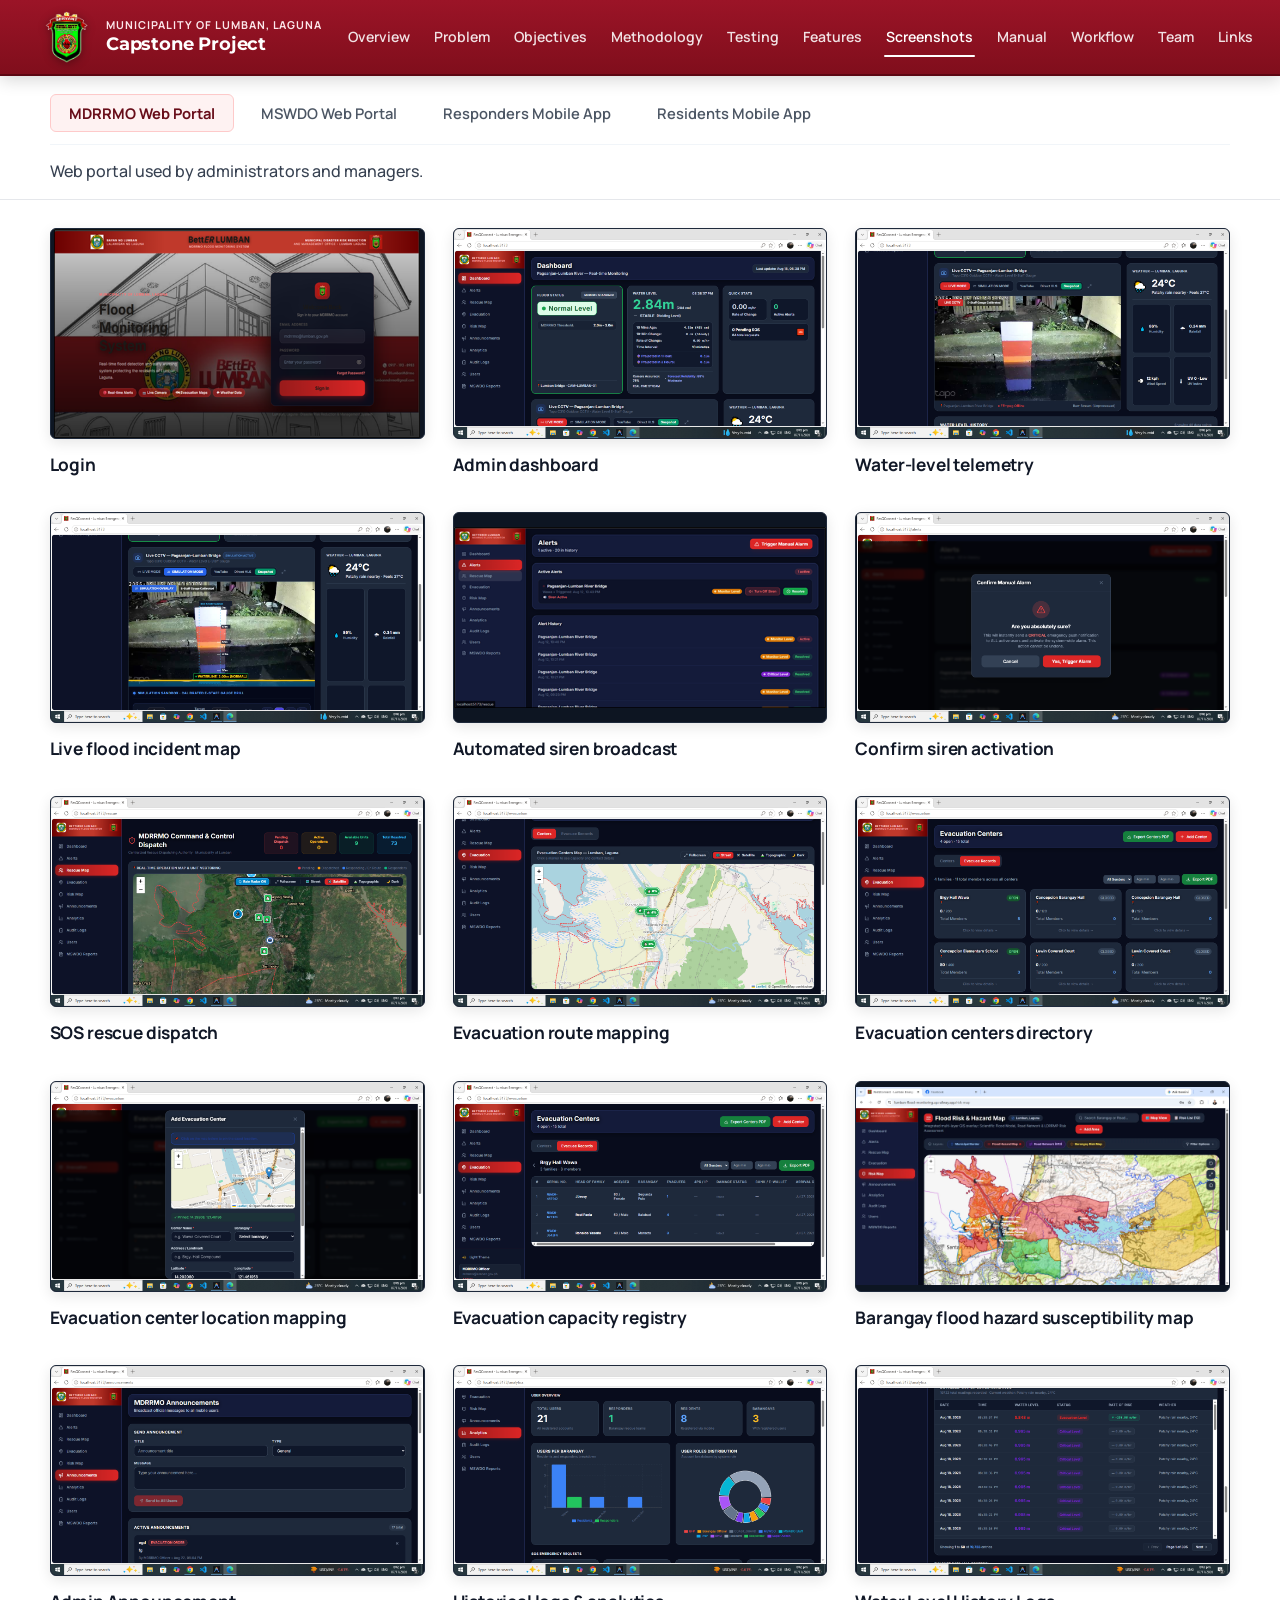
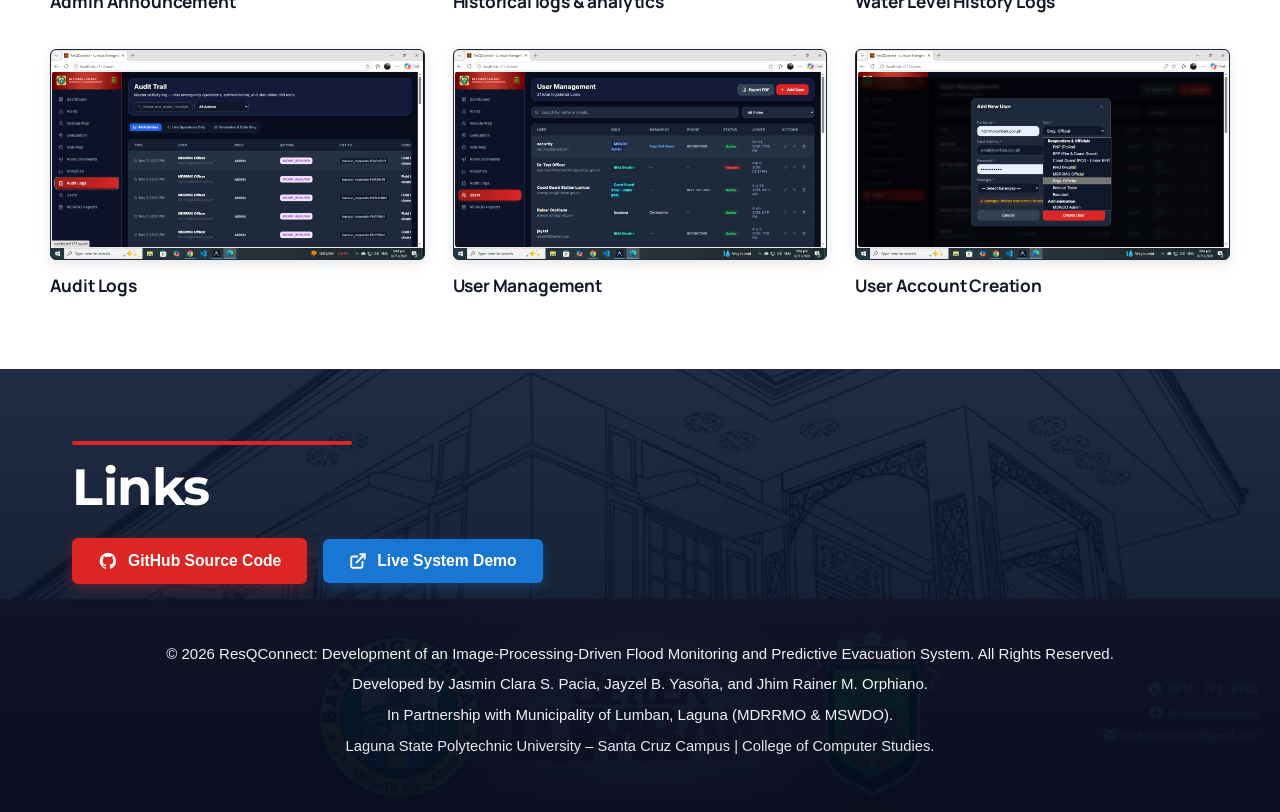
<file: screenshots.html>
<!DOCTYPE html>
<html lang="en">
  <head>
    <meta charset="UTF-8" />
    <meta name="viewport" content="width=device-width, initial-scale=1.0" />
    <title>System Screenshots | ResQConnect Capstone Project</title>
    <meta name="description" content="Screenshots of the ResQConnect flood monitoring and multi-agency emergency response system for Lumban, Laguna." />
    <link rel="icon" type="image/png" href="assets/images/logo.png?v=2" />
    <link rel="shortcut icon" type="image/png" href="assets/images/logo.png?v=2" />
    <link rel="apple-touch-icon" href="assets/images/logo.png?v=2" />
    <link rel="preconnect" href="https://fonts.googleapis.com" />
    <link rel="preconnect" href="https://fonts.gstatic.com" crossorigin />
    <link
      href="https://fonts.googleapis.com/css2?family=Manrope:wght@400;500;600;700;800&family=Montserrat:wght@600;700;800&display=swap"
      rel="stylesheet"
    />
    <link rel="stylesheet" href="styles.css?v=10" />
  </head>
  <body>
    <div class="page-shell">
      <!-- Navigation Topbar -->
      <header class="topbar" id="top">
        <div class="container nav">
          <a class="brand-wrap" href="index.html">
            <img src="assets/images/logo.png?v=2" alt="ResQConnect Logo" class="brand-logo" />
            <div class="brand-copy">
              <span class="brand-kicker">Municipality of Lumban, Laguna</span>
              <strong>Capstone Project</strong>
            </div>
          </a>

          <nav class="main-nav" aria-label="Main navigation">
            <a href="index.html">Overview</a>
            <a href="index.html#problem">Problem</a>
            <a href="index.html#objectives">Objectives</a>
            <a href="index.html#methodology">Methodology</a>
            <a href="index.html#testing">Testing</a>
            <a href="index.html#features">Features</a>
            <a href="screenshots.html" class="is-active">Screenshots</a>
            <a href="manual.html">Manual</a>
            <a href="index.html#workflow">Workflow</a>
            <a href="index.html#team">Team</a>
            <a href="#links">Links</a>
          </nav>

          <button class="nav-toggle" type="button" aria-label="Toggle navigation menu" aria-expanded="false">
            <span></span>
            <span></span>
            <span></span>
          </button>
        </div>
      </header>

      <!-- Main Gallery Area -->
      <main class="gallery-page-main">
        <!-- Subheader & Interface Filter Bar -->
        <div class="gallery-subbar">
          <div class="gallery-container">
            <div class="gallery-tabs" role="tablist" aria-label="System interfaces">
              <button id="tab-admin" class="gallery-tab-btn is-active" type="button" role="tab" aria-selected="true" aria-controls="panel-admin" tabindex="0">
                MDRRMO Web Portal
              </button>
              <button id="tab-mswdo" class="gallery-tab-btn" type="button" role="tab" aria-selected="false" aria-controls="panel-mswdo" tabindex="-1">
                MSWDO Web Portal
              </button>
              <button id="tab-responders" class="gallery-tab-btn" type="button" role="tab" aria-selected="false" aria-controls="panel-responders" tabindex="-1">
                Responders Mobile App
              </button>
              <button id="tab-residents" class="gallery-tab-btn" type="button" role="tab" aria-selected="false" aria-controls="panel-residents" tabindex="-1">
                Residents Mobile App
              </button>
            </div>

            <p class="gallery-subtitle" id="gallery-subtitle">
              Web portal used by administrators and managers.
            </p>
          </div>
        </div>

        <div class="gallery-container">
          <!-- Panel 1: MDRRMO Web Portal (Admin) -->
          <section id="panel-admin" class="gallery-panel" role="tabpanel" aria-labelledby="tab-admin" tabindex="0">
            <div class="gallery-grid">
              <article class="gallery-card">
                <button class="gallery-thumb" type="button" data-screenshot-src="assets/images/login.png?v=2" data-screenshot-alt="Login" aria-label="Enlarge Login">
                  <img src="assets/images/login.png?v=2" alt="Login" loading="lazy" />
                </button>
                <h3 class="gallery-card-title">Login</h3>
              </article>

              <article class="gallery-card">
                <button class="gallery-thumb" type="button" data-screenshot-src="assets/images/1.png?v=2" data-screenshot-alt="Admin dashboard" aria-label="Enlarge Admin dashboard">
                  <img src="assets/images/1.png?v=2" alt="Admin dashboard" loading="lazy" />
                </button>
                <h3 class="gallery-card-title">Admin dashboard</h3>
              </article>

              <article class="gallery-card">
                <button class="gallery-thumb" type="button" data-screenshot-src="assets/images/2.png?v=2" data-screenshot-alt="Water-level telemetry" aria-label="Enlarge Water-level telemetry">
                  <img src="assets/images/2.png?v=2" alt="Water-level telemetry" loading="lazy" />
                </button>
                <h3 class="gallery-card-title">Water-level telemetry</h3>
              </article>

              <article class="gallery-card">
                <button class="gallery-thumb" type="button" data-screenshot-src="assets/images/3.png?v=2" data-screenshot-alt="Live flood incident map" aria-label="Enlarge Live flood incident map">
                  <img src="assets/images/3.png?v=2" alt="Live flood incident map" loading="lazy" />
                </button>
                <h3 class="gallery-card-title">Live flood incident map</h3>
              </article>

              <article class="gallery-card">
                <button class="gallery-thumb" type="button" data-screenshot-src="assets/images/alert.png?v=2" data-screenshot-alt="Automated siren broadcast" aria-label="Enlarge Automated siren broadcast">
                  <img src="assets/images/alert.png?v=2" alt="Automated siren broadcast" loading="lazy" />
                </button>
                <h3 class="gallery-card-title">Automated siren broadcast</h3>
              </article>

              <article class="gallery-card">
                <button class="gallery-thumb" type="button" data-screenshot-src="assets/images/MDRRMO/8.png?v=2" data-screenshot-alt="Confirm siren activation" aria-label="Enlarge Confirm siren activation">
                  <img src="assets/images/MDRRMO/8.png?v=2" alt="Confirm siren activation" loading="lazy" />
                </button>
                <h3 class="gallery-card-title">Confirm siren activation</h3>
              </article>

              <article class="gallery-card">
                <button class="gallery-thumb" type="button" data-screenshot-src="assets/images/MDRRMO/7.png?v=2" data-screenshot-alt="SOS rescue dispatch" aria-label="Enlarge SOS rescue dispatch">
                  <img src="assets/images/MDRRMO/7.png?v=2" alt="SOS rescue dispatch" loading="lazy" />
                </button>
                <h3 class="gallery-card-title">SOS rescue dispatch</h3>
              </article>

              <article class="gallery-card">
                <button class="gallery-thumb" type="button" data-screenshot-src="assets/images/MDRRMO/5.png?v=2" data-screenshot-alt="Evacuation route mapping" aria-label="Enlarge Evacuation route mapping">
                  <img src="assets/images/MDRRMO/5.png?v=2" alt="Evacuation route mapping" loading="lazy" />
                </button>
                <h3 class="gallery-card-title">Evacuation route mapping</h3>
              </article>

              <article class="gallery-card">
                <button class="gallery-thumb" type="button" data-screenshot-src="assets/images/MDRRMO/11.png?v=2" data-screenshot-alt="Evacuation centers directory" aria-label="Enlarge Evacuation centers directory">
                  <img src="assets/images/MDRRMO/11.png?v=2" alt="Evacuation centers directory" loading="lazy" />
                </button>
                <h3 class="gallery-card-title">Evacuation centers directory</h3>
              </article>

              <article class="gallery-card">
                <button class="gallery-thumb" type="button" data-screenshot-src="assets/images/MDRRMO/12.png?v=2" data-screenshot-alt="Evacuation center location mapping" aria-label="Enlarge Evacuation center location mapping">
                  <img src="assets/images/MDRRMO/12.png?v=2" alt="Evacuation center location mapping" loading="lazy" />
                </button>
                <h3 class="gallery-card-title">Evacuation center location mapping</h3>
              </article>

              <article class="gallery-card">
                <button class="gallery-thumb" type="button" data-screenshot-src="assets/images/MDRRMO/13.png?v=2" data-screenshot-alt="Evacuation capacity registry" aria-label="Enlarge Evacuation capacity registry">
                  <img src="assets/images/MDRRMO/13.png?v=2" alt="Evacuation capacity registry" loading="lazy" />
                </button>
                <h3 class="gallery-card-title">Evacuation capacity registry</h3>
              </article>

              <article class="gallery-card">
                <button class="gallery-thumb" type="button" data-screenshot-src="assets/images/MDRRMO/15.png?v=2" data-screenshot-alt="Barangay flood hazard susceptibility map" aria-label="Enlarge Barangay flood hazard susceptibility map">
                  <img src="assets/images/MDRRMO/15.png?v=2" alt="Barangay flood hazard susceptibility map" loading="lazy" />
                </button>
                <h3 class="gallery-card-title">Barangay flood hazard susceptibility map</h3>
              </article>

              <article class="gallery-card">
                <button class="gallery-thumb" type="button" data-screenshot-src="assets/images/MDRRMO/16.png?v=2" data-screenshot-alt="Admin Announcement" aria-label="Enlarge Admin Announcement">
                  <img src="assets/images/MDRRMO/16.png?v=2" alt="Admin Announcement" loading="lazy" />
                </button>
                <h3 class="gallery-card-title">Admin Announcement</h3>
              </article>

              <article class="gallery-card">
                <button class="gallery-thumb" type="button" data-screenshot-src="assets/images/MDRRMO/17.png?v=2" data-screenshot-alt="Historical logs & analytics" aria-label="Enlarge Historical logs & analytics">
                  <img src="assets/images/MDRRMO/17.png?v=2" alt="Historical logs & analytics" loading="lazy" />
                </button>
                <h3 class="gallery-card-title">Historical logs & analytics</h3>
              </article>

              <article class="gallery-card">
                <button class="gallery-thumb" type="button" data-screenshot-src="assets/images/MDRRMO/18.png?v=2" data-screenshot-alt="Water Level History Logs" aria-label="Enlarge Water Level History Logs">
                  <img src="assets/images/MDRRMO/18.png?v=2" alt="Water Level History Logs" loading="lazy" />
                </button>
                <h3 class="gallery-card-title">Water Level History Logs</h3>
              </article>

              <article class="gallery-card">
                <button class="gallery-thumb" type="button" data-screenshot-src="assets/images/MDRRMO/19.png?v=2" data-screenshot-alt="Audit Logs" aria-label="Enlarge Audit Logs">
                  <img src="assets/images/MDRRMO/19.png?v=2" alt="Audit Logs" loading="lazy" />
                </button>
                <h3 class="gallery-card-title">Audit Logs</h3>
              </article>

              <article class="gallery-card">
                <button class="gallery-thumb" type="button" data-screenshot-src="assets/images/MDRRMO/20.png?v=2" data-screenshot-alt="User Management" aria-label="Enlarge User Management">
                  <img src="assets/images/MDRRMO/20.png?v=2" alt="User Management" loading="lazy" />
                </button>
                <h3 class="gallery-card-title">User Management</h3>
              </article>

              <article class="gallery-card">
                <button class="gallery-thumb" type="button" data-screenshot-src="assets/images/MDRRMO/21.png?v=2" data-screenshot-alt="User Account Creation" aria-label="Enlarge User Account Creation">
                  <img src="assets/images/MDRRMO/21.png?v=2" alt="User Account Creation" loading="lazy" />
                </button>
                <h3 class="gallery-card-title">User Account Creation</h3>
              </article>
            </div>
          </section>

          <!-- Panel 2: MSWDO Web Portal -->
          <section id="panel-mswdo" class="gallery-panel" role="tabpanel" aria-labelledby="tab-mswdo" tabindex="0" hidden>
            <div class="gallery-grid">
              <article class="gallery-card">
                <button class="gallery-thumb" type="button" data-screenshot-src="assets/images/MSWDO/1.png?v=2" data-screenshot-alt="MSWDO Dashboard" aria-label="Enlarge MSWDO Dashboard">
                  <img src="assets/images/MSWDO/1.png?v=2" alt="MSWDO Dashboard" loading="lazy" />
                </button>
                <h3 class="gallery-card-title">MSWDO Dashboard</h3>
              </article>

              <article class="gallery-card">
                <button class="gallery-thumb" type="button" data-screenshot-src="assets/images/MSWDO/2.png?v=2" data-screenshot-alt="Evacuee Management" aria-label="Enlarge Evacuee Management">
                  <img src="assets/images/MSWDO/2.png?v=2" alt="Evacuee Management" loading="lazy" />
                </button>
                <h3 class="gallery-card-title">Evacuee Management</h3>
              </article>

              <article class="gallery-card">
                <button class="gallery-thumb" type="button" data-screenshot-src="assets/images/MSWDO/3.png?v=2" data-screenshot-alt="FACED Registration Form" aria-label="Enlarge FACED Registration Form">
                  <img src="assets/images/MSWDO/3.png?v=2" alt="FACED Registration Form" loading="lazy" />
                </button>
                <h3 class="gallery-card-title">FACED Registration Form</h3>
              </article>

              <article class="gallery-card">
                <button class="gallery-thumb" type="button" data-screenshot-src="assets/images/MSWDO/4.png?v=2" data-screenshot-alt="FACED Document Preview" aria-label="Enlarge FACED Document Preview">
                  <img src="assets/images/MSWDO/4.png?v=2" alt="FACED Document Preview" loading="lazy" />
                </button>
                <h3 class="gallery-card-title">FACED Document Preview</h3>
              </article>
            </div>
          </section>

                    <!-- Panel 3: Responders Mobile App -->
          <section id="panel-responders" class="gallery-panel" role="tabpanel" aria-labelledby="tab-responders" tabindex="0" hidden>
            <div class="gallery-grid gallery-grid--mobile">
              <article class="gallery-card">
                <button class="gallery-thumb" type="button" data-screenshot-src="assets/images/RESPONDER/1.png?v=2" data-screenshot-alt="Responder Dashboard" aria-label="Enlarge Responder Dashboard">
                  <img src="assets/images/RESPONDER/1.png?v=2" alt="Responder Dashboard" loading="lazy" />
                </button>
                <h3 class="gallery-card-title">Responder Dashboard</h3>
              </article>

              <article class="gallery-card">
                <button class="gallery-thumb" type="button" data-screenshot-src="assets/images/RESPONDER/2.png?v=2" data-screenshot-alt="Flood Alert Center" aria-label="Enlarge Flood Alert Center">
                  <img src="assets/images/RESPONDER/2.png?v=2" alt="Flood Alert Center" loading="lazy" />
                </button>
                <h3 class="gallery-card-title">Flood Alert Center</h3>
              </article>

              <article class="gallery-card">
                <button class="gallery-thumb" type="button" data-screenshot-src="assets/images/RESPONDER/3.png?v=2" data-screenshot-alt="Field Backup Request" aria-label="Enlarge Field Backup Request">
                  <img src="assets/images/RESPONDER/3.png?v=2" alt="Field Backup Request" loading="lazy" />
                </button>
                <h3 class="gallery-card-title">Field Backup Request</h3>
              </article>

              <article class="gallery-card">
                <button class="gallery-thumb" type="button" data-screenshot-src="assets/images/RESPONDER/4.png?v=2" data-screenshot-alt="Responder Tactical SOS Map" aria-label="Enlarge Responder Tactical SOS Map">
                  <img src="assets/images/RESPONDER/4.png?v=2" alt="Responder Tactical SOS Map" loading="lazy" />
                </button>
                <h3 class="gallery-card-title">Responder Tactical SOS Map</h3>
              </article>

              <article class="gallery-card">
                <button class="gallery-thumb" type="button" data-screenshot-src="assets/images/RESPONDER/5.png?v=2" data-screenshot-alt="Official Rescue Dispatch Order" aria-label="Enlarge Official Rescue Dispatch Order">
                  <img src="assets/images/RESPONDER/5.png?v=2" alt="Official Rescue Dispatch Order" loading="lazy" />
                </button>
                <h3 class="gallery-card-title">Official Rescue Dispatch Order</h3>
              </article>

              <article class="gallery-card">
                <button class="gallery-thumb" type="button" data-screenshot-src="assets/images/RESPONDER/6.png?v=2" data-screenshot-alt="Multi-Agency Backup Dispatch" aria-label="Enlarge Multi-Agency Backup Dispatch">
                  <img src="assets/images/RESPONDER/6.png?v=2" alt="Multi-Agency Backup Dispatch" loading="lazy" />
                </button>
                <h3 class="gallery-card-title">Multi-Agency Backup Dispatch</h3>
              </article>
            </div>
          </section>

                    <!-- Panel 4: Residents Mobile App -->
          <section id="panel-residents" class="gallery-panel" role="tabpanel" aria-labelledby="tab-residents" tabindex="0" hidden>
            <div class="gallery-grid gallery-grid--mobile">
              <article class="gallery-card">
                <button class="gallery-thumb" type="button" data-screenshot-src="assets/images/RESIDENTS/1.png?v=2" data-screenshot-alt="Resident Login" aria-label="Enlarge Resident Login">
                  <img src="assets/images/RESIDENTS/1.png?v=2" alt="Resident Login" loading="lazy" />
                </button>
                <h3 class="gallery-card-title">Resident Login</h3>
              </article>

              <article class="gallery-card">
                <button class="gallery-thumb" type="button" data-screenshot-src="assets/images/RESIDENTS/2.png?v=2" data-screenshot-alt="Account Registration (Personal Info)" aria-label="Enlarge Account Registration (Personal Info)">
                  <img src="assets/images/RESIDENTS/2.png?v=2" alt="Account Registration (Personal Info)" loading="lazy" />
                </button>
                <h3 class="gallery-card-title">Account Registration (Personal Info)</h3>
              </article>

              <article class="gallery-card">
                <button class="gallery-thumb" type="button" data-screenshot-src="assets/images/RESIDENTS/3.png?v=2" data-screenshot-alt="Account Registration (Set Password)" aria-label="Enlarge Account Registration (Set Password)">
                  <img src="assets/images/RESIDENTS/3.png?v=2" alt="Account Registration (Set Password)" loading="lazy" />
                </button>
                <h3 class="gallery-card-title">Account Registration (Set Password)</h3>
              </article>

              <article class="gallery-card">
                <button class="gallery-thumb" type="button" data-screenshot-src="assets/images/RESIDENTS/4.png?v=2" data-screenshot-alt="Residents Home Dashboard" aria-label="Enlarge Residents Home Dashboard">
                  <img src="assets/images/RESIDENTS/4.png?v=2" alt="Residents Home Dashboard" loading="lazy" />
                </button>
                <h3 class="gallery-card-title">Residents Home Dashboard</h3>
              </article>

              <article class="gallery-card">
                <button class="gallery-thumb" type="button" data-screenshot-src="assets/images/RESIDENTS/5.png?v=2" data-screenshot-alt="MDRRMO Announcements" aria-label="Enlarge MDRRMO Announcements">
                  <img src="assets/images/RESIDENTS/5.png?v=2" alt="MDRRMO Announcements" loading="lazy" />
                </button>
                <h3 class="gallery-card-title">MDRRMO Announcements</h3>
              </article>

              <article class="gallery-card">
                <button class="gallery-thumb" type="button" data-screenshot-src="assets/images/RESIDENTS/6.png?v=2" data-screenshot-alt="Emergency Contacts Directory" aria-label="Enlarge Emergency Contacts Directory">
                  <img src="assets/images/RESIDENTS/6.png?v=2" alt="Emergency Contacts Directory" loading="lazy" />
                </button>
                <h3 class="gallery-card-title">Emergency Contacts Directory</h3>
              </article>

              <article class="gallery-card">
                <button class="gallery-thumb" type="button" data-screenshot-src="assets/images/RESIDENTS/7.png?v=2" data-screenshot-alt="Real-Time Flood Risk Map" aria-label="Enlarge Real-Time Flood Risk Map">
                  <img src="assets/images/RESIDENTS/7.png?v=2" alt="Real-Time Flood Risk Map" loading="lazy" />
                </button>
                <h3 class="gallery-card-title">Real-Time Flood Risk Map</h3>
              </article>

              <article class="gallery-card">
                <button class="gallery-thumb" type="button" data-screenshot-src="assets/images/RESIDENTS/8.png?v=2" data-screenshot-alt="Evacuation Route &amp; Center Map" aria-label="Enlarge Evacuation Route &amp; Center Map">
                  <img src="assets/images/RESIDENTS/8.png?v=2" alt="Evacuation Route &amp; Center Map" loading="lazy" />
                </button>
                <h3 class="gallery-card-title">Evacuation Route &amp; Center Map</h3>
              </article>

              <article class="gallery-card">
                <button class="gallery-thumb" type="button" data-screenshot-src="assets/images/RESIDENTS/9.png?v=2" data-screenshot-alt="Emergency SOS Trigger" aria-label="Enlarge Emergency SOS Trigger">
                  <img src="assets/images/RESIDENTS/9.png?v=2" alt="Emergency SOS Trigger" loading="lazy" />
                </button>
                <h3 class="gallery-card-title">Emergency SOS Trigger</h3>
              </article>

              <article class="gallery-card">
                <button class="gallery-thumb" type="button" data-screenshot-src="assets/images/RESIDENTS/10.png?v=2" data-screenshot-alt="Live Rescue Dispatch &amp; GPS Tracking" aria-label="Enlarge Live Rescue Dispatch &amp; GPS Tracking">
                  <img src="assets/images/RESIDENTS/10.png?v=2" alt="Live Rescue Dispatch &amp; GPS Tracking" loading="lazy" />
                </button>
                <h3 class="gallery-card-title">Live Rescue Dispatch &amp; GPS Tracking</h3>
              </article>

              <article class="gallery-card">
                <button class="gallery-thumb" type="button" data-screenshot-src="assets/images/RESIDENTS/11.png?v=2" data-screenshot-alt="Siren Broadcast &amp; Flood Alert" aria-label="Enlarge Siren Broadcast &amp; Flood Alert">
                  <img src="assets/images/RESIDENTS/11.png?v=2" alt="Siren Broadcast &amp; Flood Alert" loading="lazy" />
                </button>
                <h3 class="gallery-card-title">Siren Broadcast &amp; Flood Alert</h3>
              </article>

              <article class="gallery-card">
                <button class="gallery-thumb" type="button" data-screenshot-src="assets/images/RESIDENTS/12.png?v=2" data-screenshot-alt="Predictive Early Warning Advisory" aria-label="Enlarge Predictive Early Warning Advisory">
                  <img src="assets/images/RESIDENTS/12.png?v=2" alt="Predictive Early Warning Advisory" loading="lazy" />
                </button>
                <h3 class="gallery-card-title">Predictive Early Warning Advisory</h3>
              </article>

              <article class="gallery-card">
                <button class="gallery-thumb" type="button" data-screenshot-src="assets/images/RESIDENTS/13.png?v=2" data-screenshot-alt="Push Notifications &amp; Alerts" aria-label="Enlarge Push Notifications &amp; Alerts">
                  <img src="assets/images/RESIDENTS/13.png?v=2" alt="Push Notifications &amp; Alerts" loading="lazy" />
                </button>
                <h3 class="gallery-card-title">Push Notifications &amp; Alerts</h3>
              </article>
            </div>
          </section>
        </div>
      </main>

      <!-- Links & Footer Section -->
      <footer class="site-footer" id="links">
        <div class="container footer-container">
          <!-- Section Heading with Red Accent Line -->
          <div class="footer-links-header">
            <div class="footer-links-accent" aria-hidden="true"></div>
            <h2 class="footer-links-title">Links</h2>
          </div>

          <!-- Action Buttons (GitHub Source Code & Live System Demo) -->
          <div class="footer-links-actions">
            <a href="https://github.com/ja1152452/Flood_Monitoring" target="_blank" rel="noopener noreferrer" class="footer-btn footer-btn-github">
              <svg viewBox="0 0 24 24" fill="currentColor" width="20" height="20" aria-hidden="true">
                <path d="M12 2a10 10 0 0 0-3.16 19.49c.5.09.68-.22.68-.48v-1.7c-2.77.6-3.35-1.18-3.35-1.18-.45-1.15-1.1-1.46-1.1-1.46-.9-.62.07-.61.07-.61 1 .07 1.53 1.03 1.53 1.03.89 1.53 2.34 1.09 2.91.83.09-.65.35-1.09.63-1.34-2.21-.25-4.54-1.1-4.54-4.9 0-1.08.39-1.97 1.03-2.66-.1-.25-.45-1.28.1-2.66 0 0 .84-.27 2.75 1.02A9.49 9.49 0 0 1 12 6.84c.85 0 1.71.11 2.51.33 1.91-1.29 2.75-1.02 2.75-1.02.55 1.38.2 2.41.1 2.66.64.69 1.03 1.58 1.03 2.66 0 3.81-2.34 4.64-4.56 4.89.36.3.68.9.68 1.82v2.7c0 .26.18.58.69.48A10 10 0 0 0 12 2Z"/>
              </svg>
              <span>GitHub Source Code</span>
            </a>
            <a href="manual.html" class="footer-btn footer-btn-demo">
              <svg viewBox="0 0 24 24" fill="none" stroke="currentColor" stroke-width="2.5" stroke-linecap="round" stroke-linejoin="round" width="18" height="18" aria-hidden="true">
                <path d="M18 13v6a2 2 0 0 1-2 2H5a2 2 0 0 1-2-2V8a2 2 0 0 1 2-2h6"></path>
                <polyline points="15 3 21 3 21 9"></polyline>
                <line x1="10" y1="14" x2="21" y2="3"></line>
              </svg>
              <span>Live System Demo</span>
            </a>
          </div>

          <!-- Academic & Capstone Attribution Metadata -->
          <div class="footer-metadata">
            <p class="footer-meta-line footer-copyright">
              &copy; 2026 ResQConnect: Development of an Image-Processing-Driven Flood Monitoring and Predictive Evacuation System. All Rights Reserved.
            </p>
            <p class="footer-meta-line footer-authors">
              Developed by Jasmin Clara S. Pacia, Jayzel B. Yaso&ntilde;a, and Jhim Rainer M. Orphiano.
            </p>
            <p class="footer-meta-line footer-partner">
              In Partnership with Municipality of Lumban, Laguna (MDRRMO &amp; MSWDO).
            </p>
            <p class="footer-meta-line footer-institution">
              Laguna State Polytechnic University &ndash; Santa Cruz Campus | College of Computer Studies.
            </p>
          </div>
        </div>
      </footer>

      <!-- Back to Top Button -->
      <button class="back-to-top" type="button" aria-label="Back to top">
        <svg viewBox="0 0 24 24" fill="none" stroke="currentColor" stroke-width="2.5" stroke-linecap="round" stroke-linejoin="round"><path d="M18 15l-6-6-6 6"/></svg>
      </button>
    </div>

    <!-- Lightbox Modal -->
    <dialog class="screenshot-lightbox" id="screenshot-lightbox" aria-labelledby="lightbox-caption" aria-modal="true">
      <!-- Close Button (Prominent top-right circle) -->
      <button class="screenshot-lightbox-close" id="lightbox-close-btn" type="button" aria-label="Close fullscreen view (Esc)">
        <span aria-hidden="true">&times;</span>
      </button>

      <!-- Navigation: Previous / Back Button -->
      <button class="lightbox-nav-btn lightbox-prev" id="lightbox-prev-btn" type="button" aria-label="Previous screenshot (Left Arrow)">
        <svg viewBox="0 0 24 24" width="28" height="28" stroke="currentColor" stroke-width="2.5" fill="none" stroke-linecap="round" stroke-linejoin="round" aria-hidden="true"><polyline points="15 18 9 12 15 6"></polyline></svg>
      </button>

      <!-- Main Stage Container -->
      <div class="lightbox-stage">
        <div class="lightbox-image-wrap">
          <img id="lightbox-image" alt="" />
        </div>
        
        <div class="lightbox-bottom-bar">
          <div class="lightbox-caption-wrap">
            <span class="lightbox-counter" id="lightbox-counter">1 / 18</span>
            <span class="lightbox-caption" id="lightbox-caption"></span>
          </div>
        </div>
      </div>

      <!-- Navigation: Next Button -->
      <button class="lightbox-nav-btn lightbox-next" id="lightbox-next-btn" type="button" aria-label="Next screenshot (Right Arrow)">
        <svg viewBox="0 0 24 24" width="28" height="28" stroke="currentColor" stroke-width="2.5" fill="none" stroke-linecap="round" stroke-linejoin="round" aria-hidden="true"><polyline points="9 18 15 12 9 6"></polyline></svg>
      </button>
    </dialog>

    <script src="assets/js/main.js"></script>
    <script src="assets/js/screenshots.js?v=8"></script>
  </body>
</html>
</file>
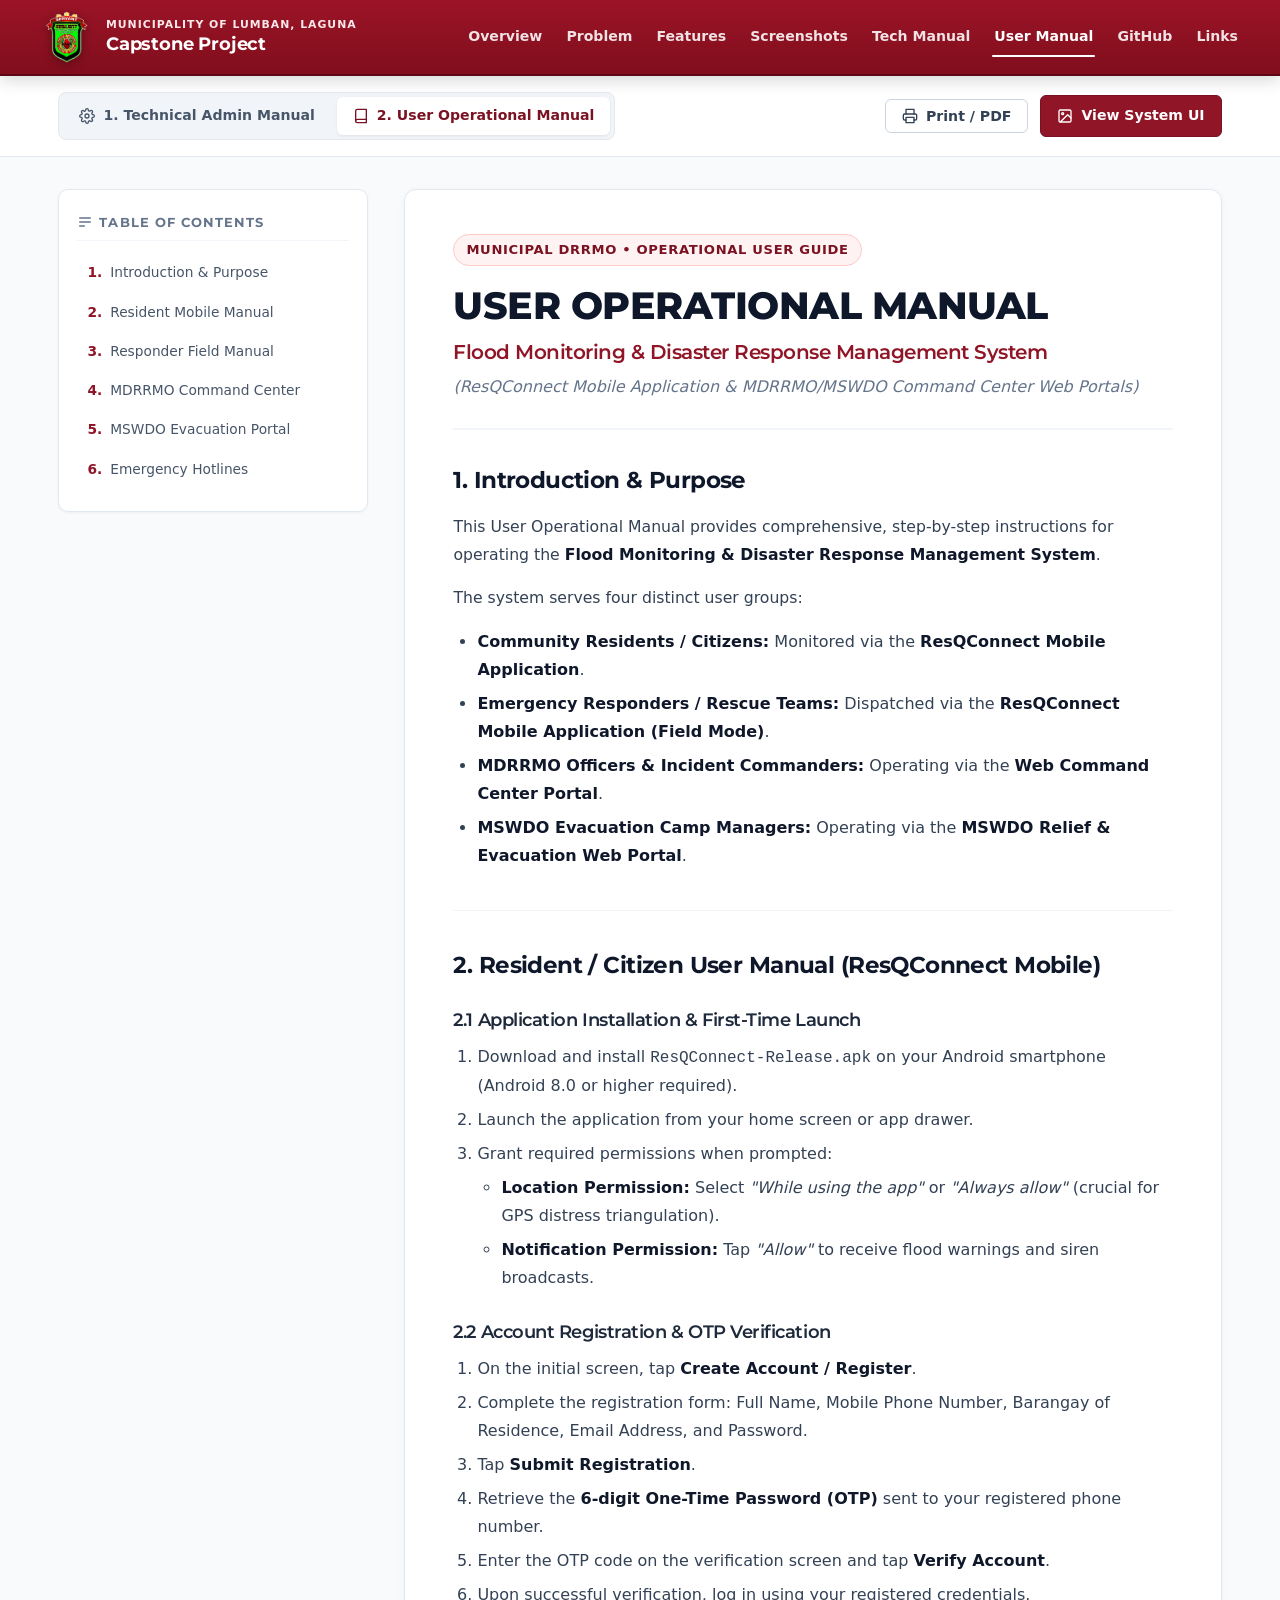
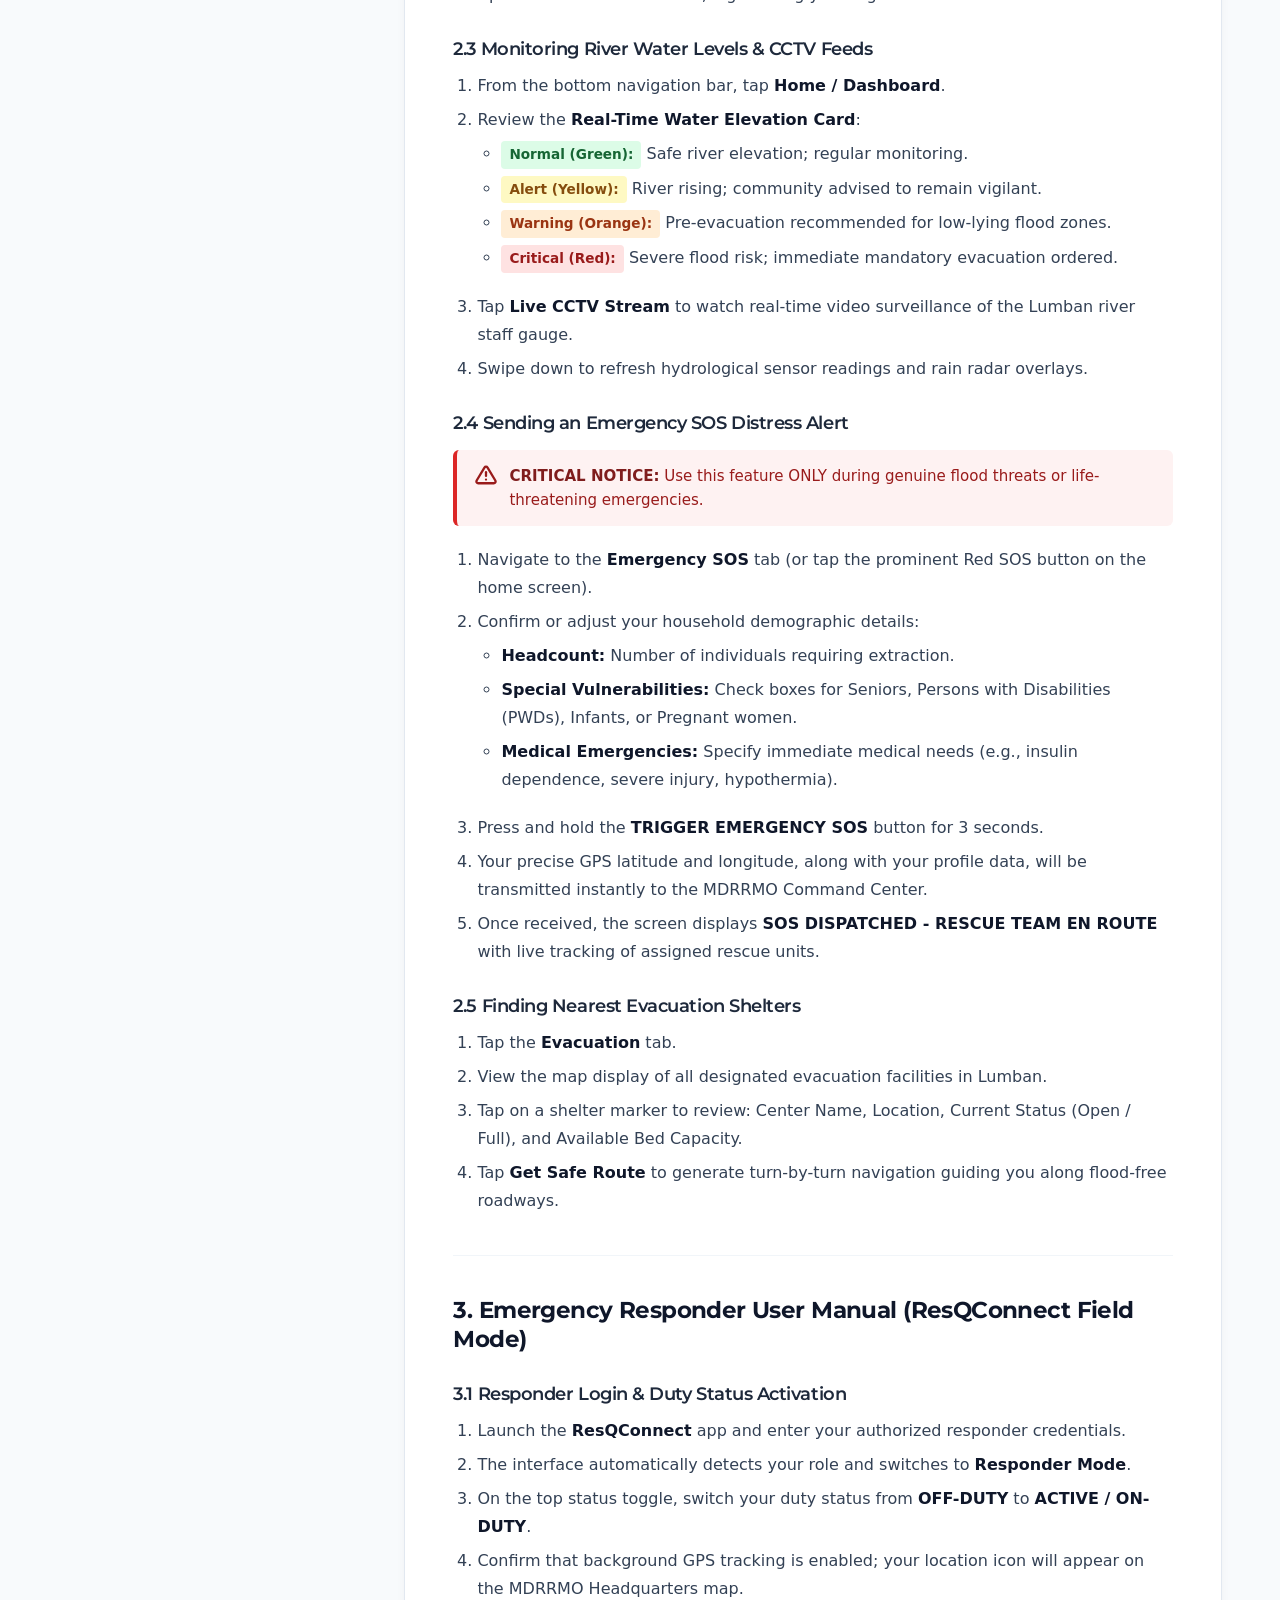
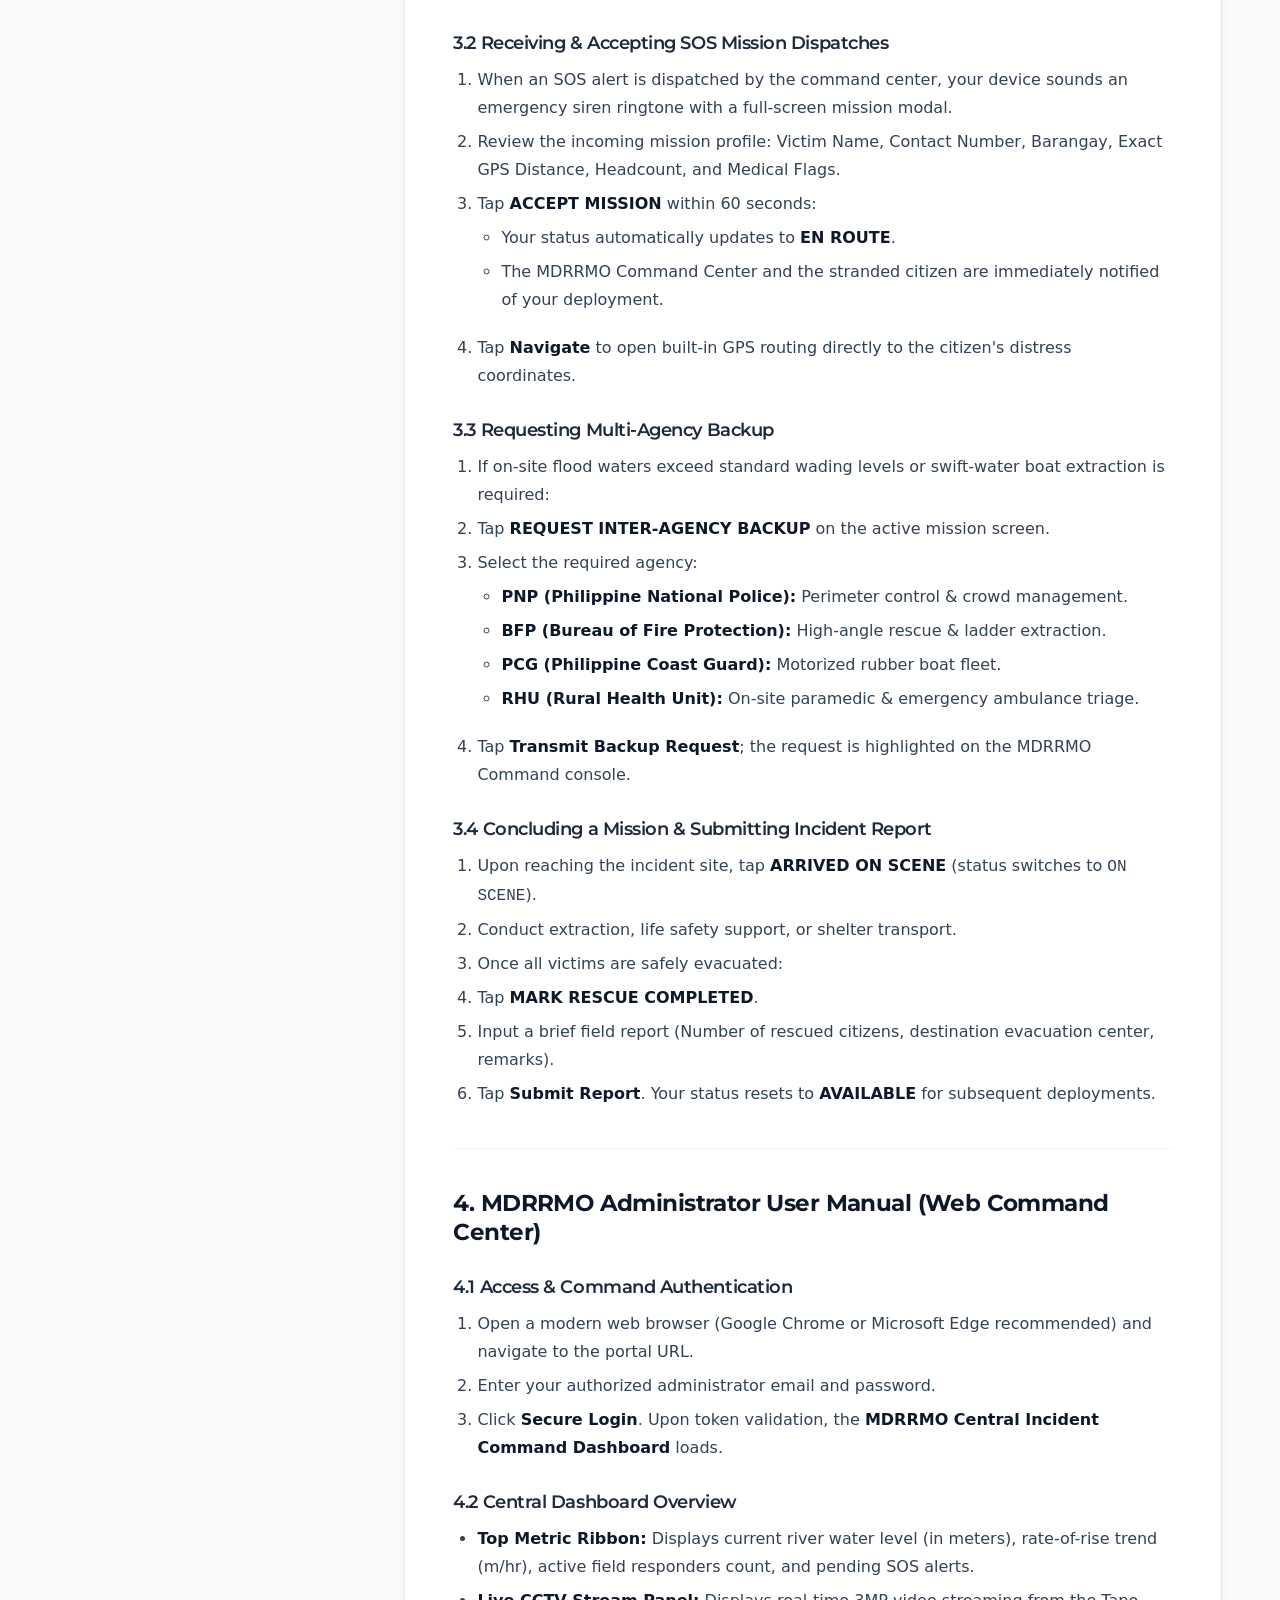
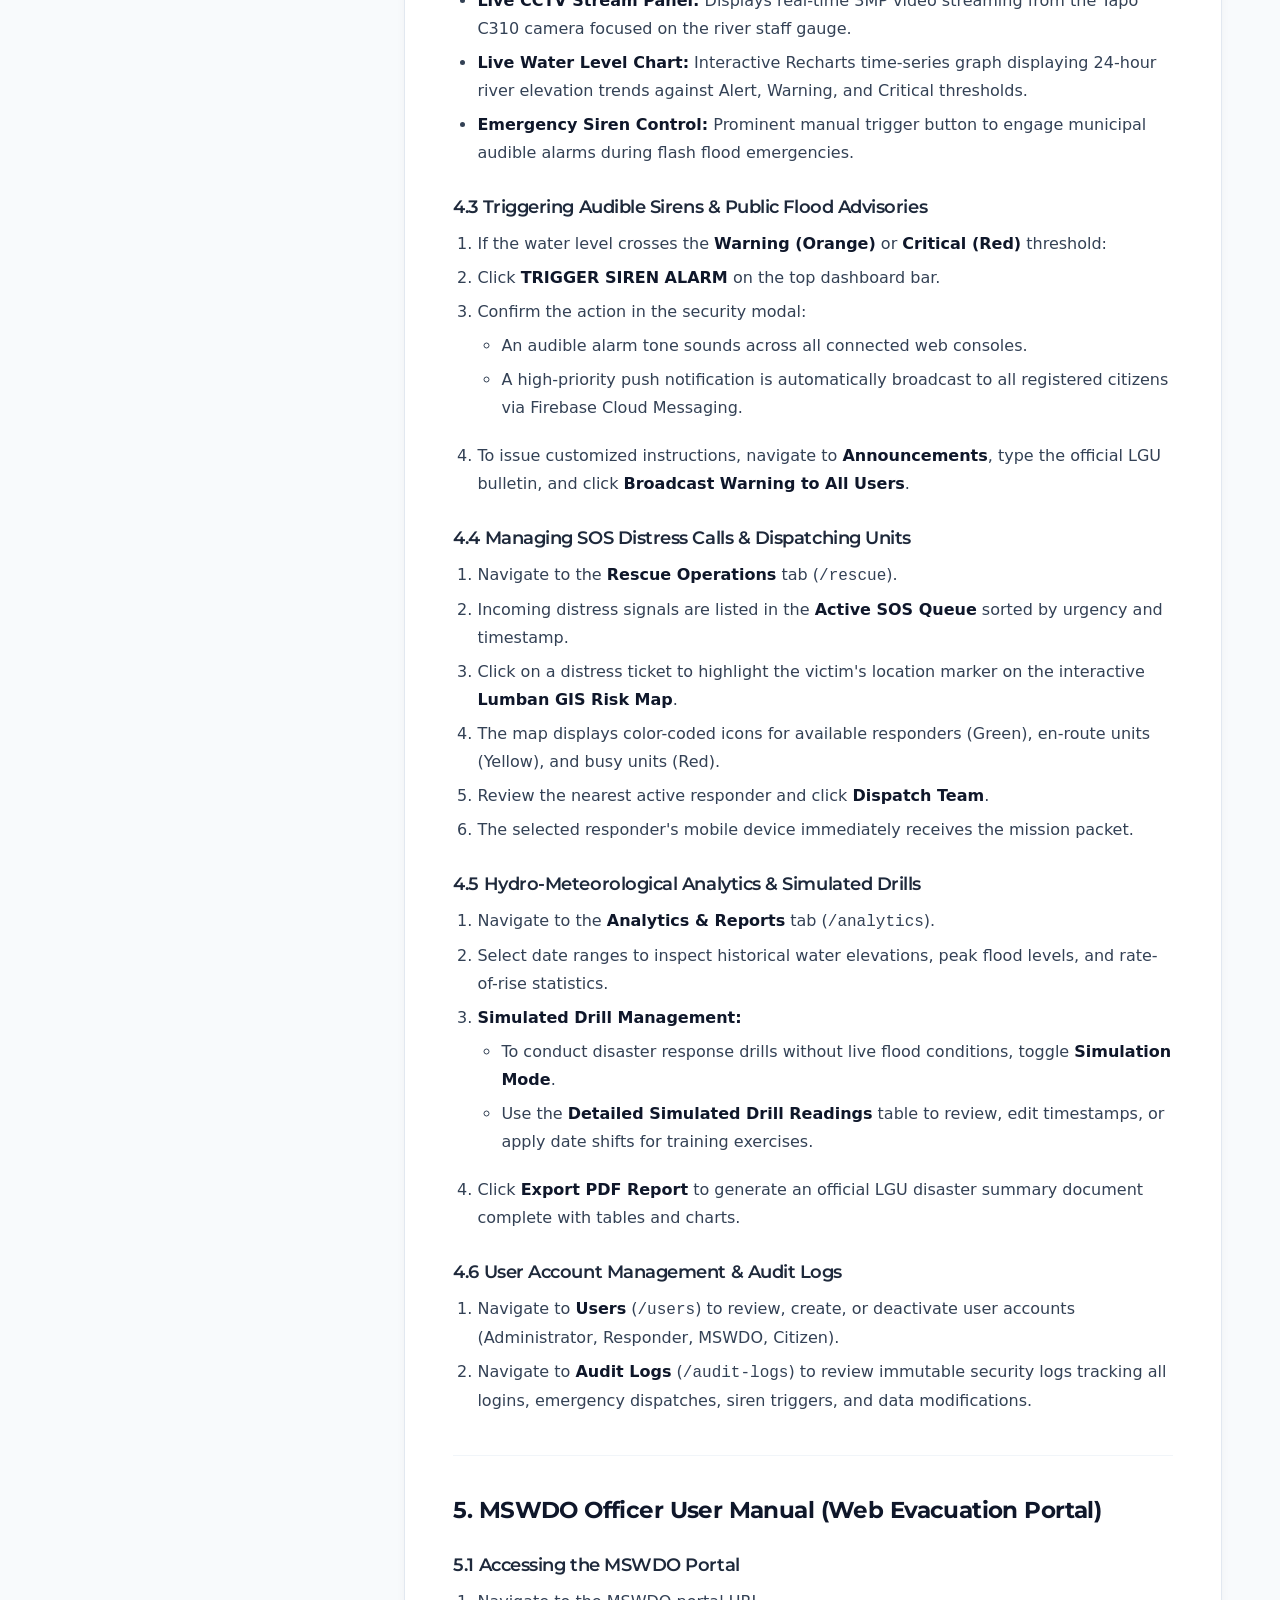
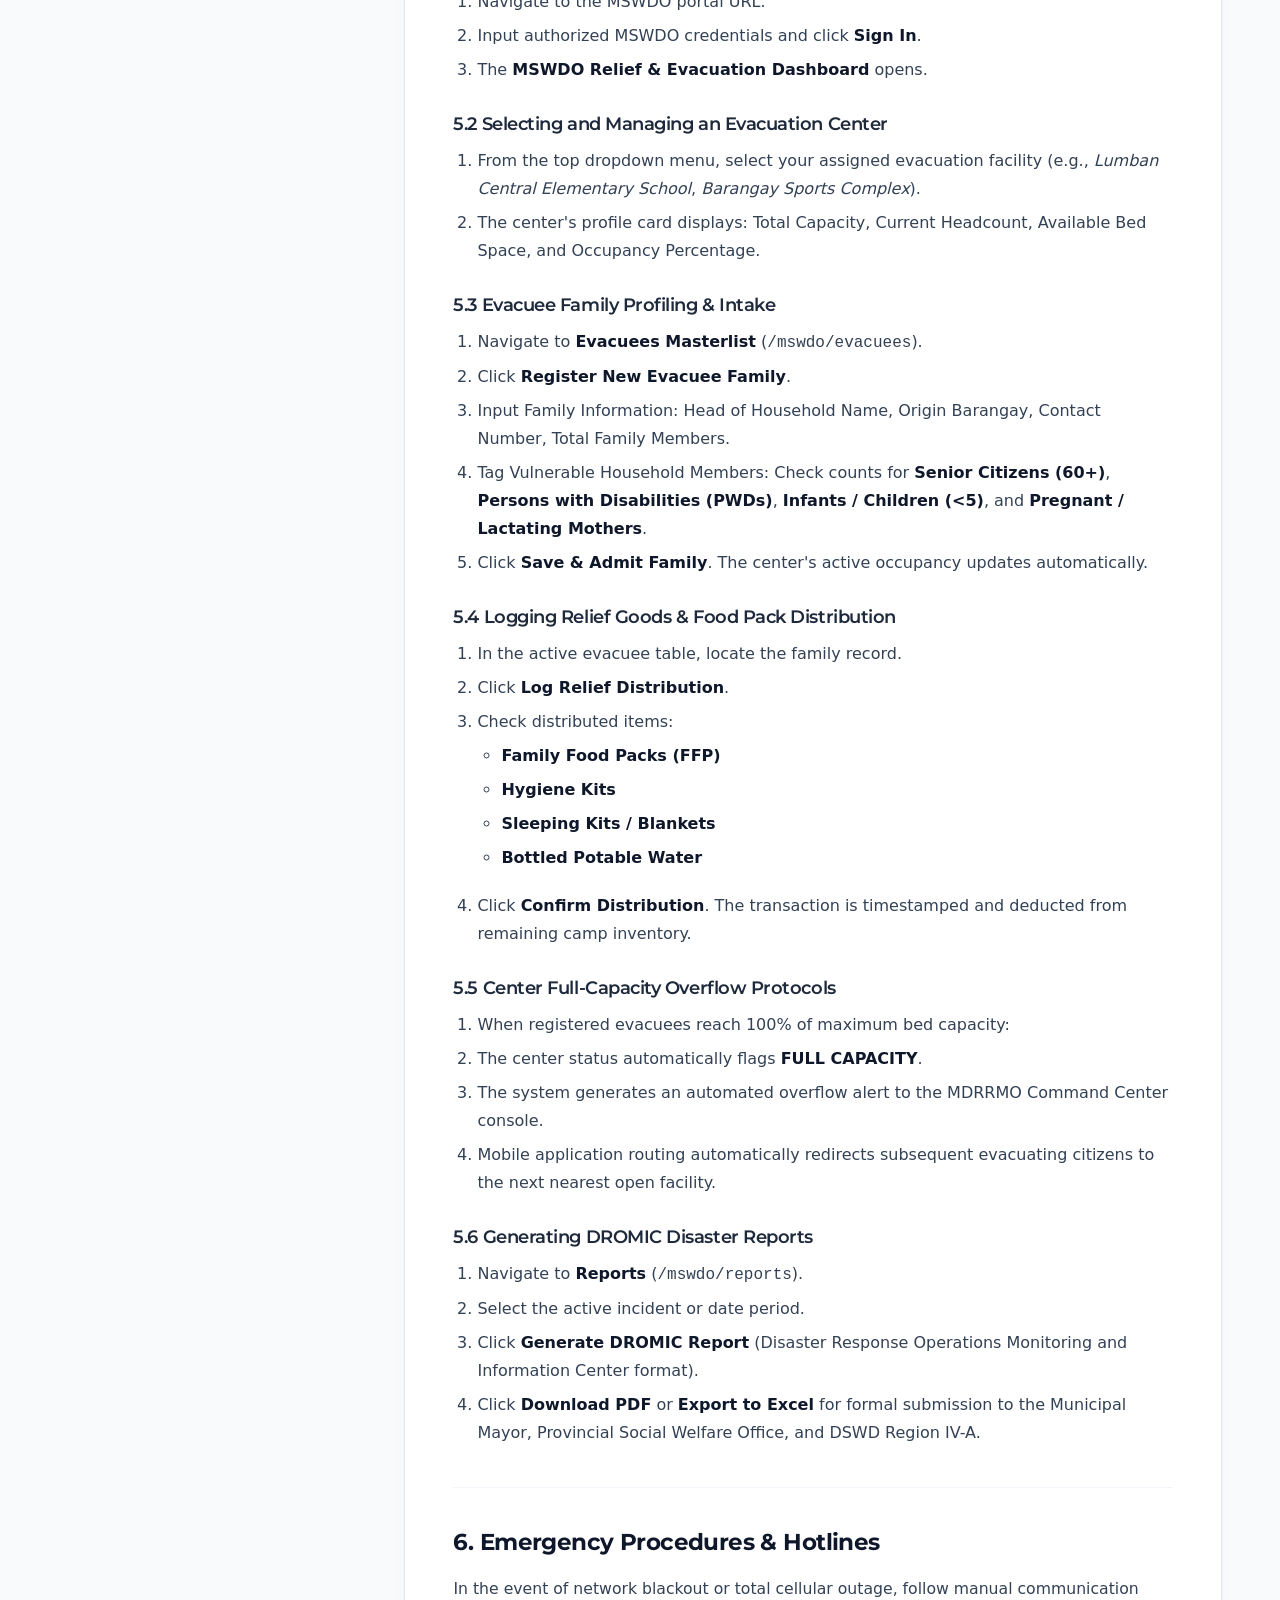
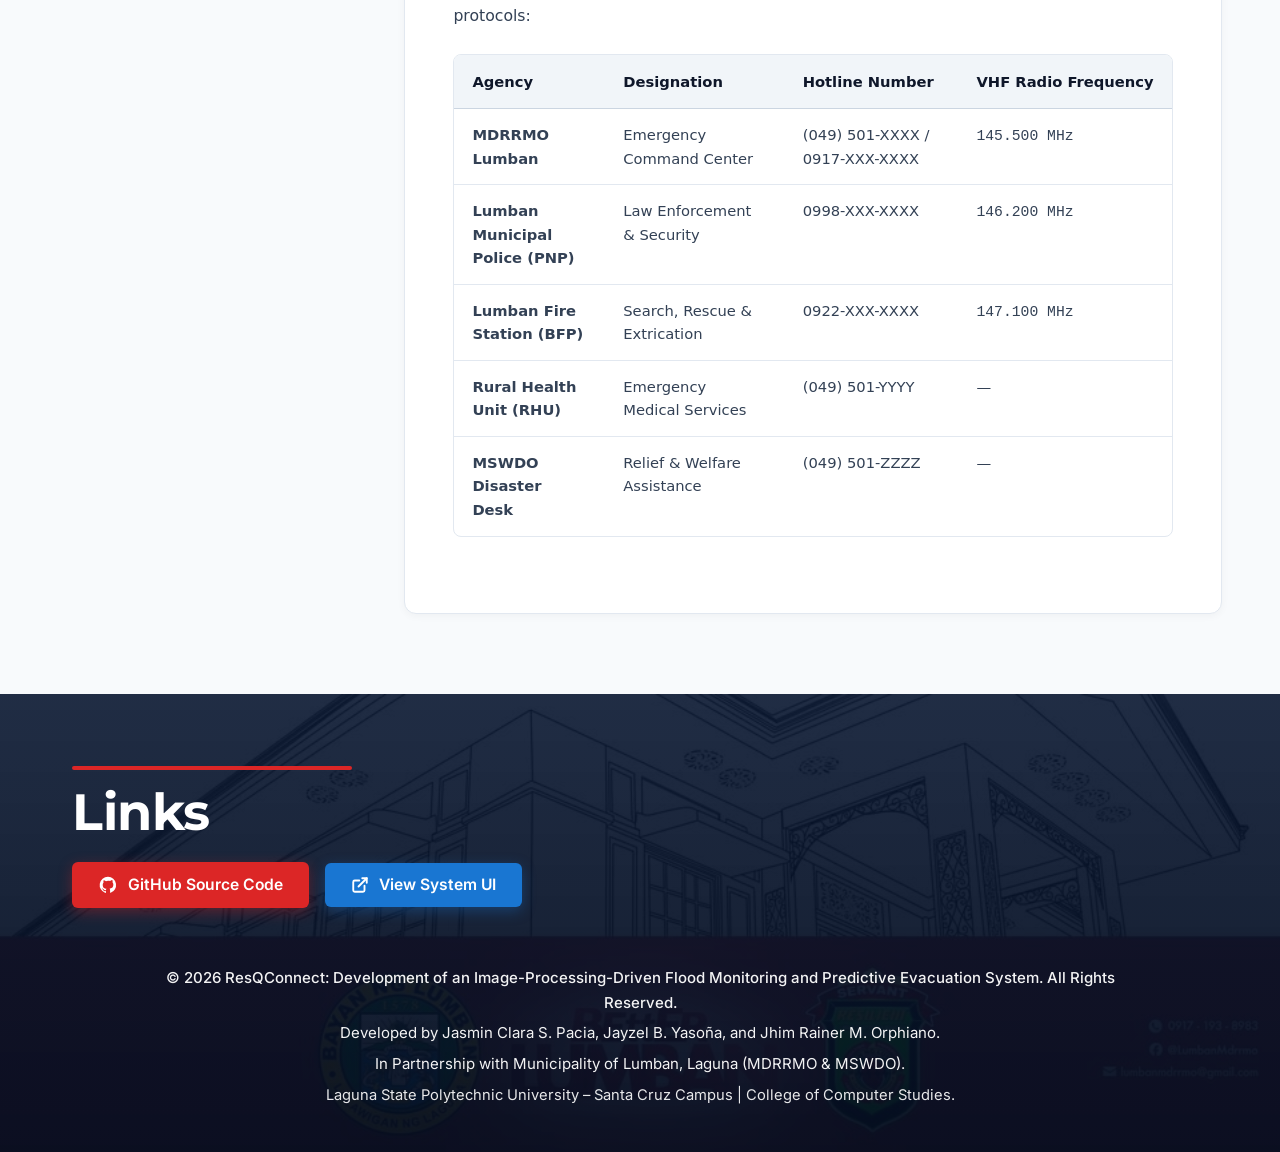
<file: user-manual.html>
<!DOCTYPE html>
<html lang="en">
  <head>
    <meta charset="UTF-8" />
    <meta name="viewport" content="width=device-width, initial-scale=1.0" />
    <meta
      name="description"
      content="User Operational Manual: Flood Monitoring & Disaster Response Management System (ResQConnect Mobile Application & MDRRMO/MSWDO Command Center Web Portals)."
    />
    <title>User Operational Manual | ResQConnect</title>

    <!-- Google Fonts -->
    <link rel="preconnect" href="https://fonts.googleapis.com" />
    <link rel="preconnect" href="https://fonts.gstatic.com" crossorigin />
    <link
      href="https://fonts.googleapis.com/css2?family=Fira+Code:wght@400;500;600&family=Inter:wght@400;500;600;700&family=Montserrat:wght@600;700;800&display=swap"
      rel="stylesheet"
    />

    <!-- Stylesheets -->
    <link rel="stylesheet" href="styles.css?v=10" />
  </head>
  <body>
    <div class="page-shell">
      <!-- Navigation Topbar -->
      <header class="topbar" id="top">
        <div class="container nav">
          <a class="brand-wrap" href="index.html">
            <img src="assets/images/logo.png?v=2" alt="ResQConnect Logo" class="brand-logo" />
            <div class="brand-copy">
              <span class="brand-kicker">Municipality of Lumban, Laguna</span>
              <strong>Capstone Project</strong>
            </div>
          </a>

          <nav class="main-nav" aria-label="Main navigation">
            <a href="index.html">Overview</a>
            <a href="index.html#problem">Problem</a>
            <a href="index.html#features">Features</a>
            <a href="screenshots.html">Screenshots</a>
            <a href="manual.html">Tech Manual</a>
            <a href="user-manual.html" class="is-active">User Manual</a>
            <a href="https://github.com/ja1152452/Flood_Monitoring" target="_blank" rel="noopener noreferrer">GitHub</a>
            <a href="#links">Links</a>
          </nav>

          <button class="nav-toggle" type="button" aria-label="Toggle navigation menu" aria-expanded="false">
            <span></span>
            <span></span>
            <span></span>
          </button>
        </div>
      </header>

      <!-- Subbar / Manual Navigation Tabs -->
      <div class="manual-subbar">
        <div class="manual-container manual-subbar-inner">
          <div class="manual-nav-tabs" role="tablist" aria-label="System Manuals">
            <a href="manual.html" class="manual-nav-tab" role="tab" aria-selected="false">
              <svg viewBox="0 0 24 24" width="16" height="16" fill="none" stroke="currentColor" stroke-width="2" stroke-linecap="round" stroke-linejoin="round" aria-hidden="true"><circle cx="12" cy="12" r="3"></circle><path d="M19.4 15a1.65 1.65 0 0 0 .33 1.82l.06.06a2 2 0 0 1 0 2.83 2 2 0 0 1-2.83 0l-.06-.06a1.65 1.65 0 0 0-1.82-.33 1.65 1.65 0 0 0-1 1.51V21a2 2 0 0 1-2 2 2 2 0 0 1-2-2v-.09A1.65 1.65 0 0 0 9 19.4a1.65 1.65 0 0 0-1.82.33l-.06.06a2 2 0 0 1-2.83 0 2 2 0 0 1 0-2.83l.06-.06a1.65 1.65 0 0 0 .33-1.82 1.65 1.65 0 0 0-1.51-1H3a2 2 0 0 1-2-2 2 2 0 0 1 2-2h.09A1.65 1.65 0 0 0 4.6 9a1.65 1.65 0 0 0-.33-1.82l-.06-.06a2 2 0 0 1 0-2.83 2 2 0 0 1 2.83 0l.06.06a1.65 1.65 0 0 0 1.82.33H9a1.65 1.65 0 0 0 1-1.51V3a2 2 0 0 1 2-2 2 2 0 0 1 2 2v.09a1.65 1.65 0 0 0 1 1.51 1.65 1.65 0 0 0 1.82-.33l.06-.06a2 2 0 0 1 2.83 0 2 2 0 0 1 0 2.83l-.06.06a1.65 1.65 0 0 0-.33 1.82V9a1.65 1.65 0 0 0 1.51 1H21a2 2 0 0 1 2 2 2 2 0 0 1-2 2h-.09a1.65 1.65 0 0 0-1.51 1z"></path></svg>
              <span>1. Technical Admin Manual</span>
            </a>
            <a href="user-manual.html" class="manual-nav-tab is-active" role="tab" aria-selected="true">
              <svg viewBox="0 0 24 24" width="16" height="16" fill="none" stroke="currentColor" stroke-width="2" stroke-linecap="round" stroke-linejoin="round" aria-hidden="true"><path d="M4 19.5A2.5 2.5 0 0 1 6.5 17H20"></path><path d="M6.5 2H20v20H6.5A2.5 2.5 0 0 1 4 19.5v-15A2.5 2.5 0 0 1 6.5 2z"></path></svg>
              <span>2. User Operational Manual</span>
            </a>
          </div>

          <div class="manual-subbar-actions">
            <button type="button" class="manual-action-btn" onclick="window.print()" title="Print or Save as PDF">
              <svg viewBox="0 0 24 24" width="16" height="16" fill="none" stroke="currentColor" stroke-width="2" stroke-linecap="round" stroke-linejoin="round" aria-hidden="true"><polyline points="6 9 6 2 18 2 18 9"></polyline><path d="M6 18H4a2 2 0 0 1-2-2v-5a2 2 0 0 1 2-2h16a2 2 0 0 1 2 2v5a2 2 0 0 1-2 2h-2"></path><rect x="6" y="14" width="12" height="8"></rect></svg>
              <span>Print / PDF</span>
            </button>
            <a href="screenshots.html" class="manual-action-btn btn-primary-action">
              <svg viewBox="0 0 24 24" width="16" height="16" fill="none" stroke="currentColor" stroke-width="2" stroke-linecap="round" stroke-linejoin="round" aria-hidden="true"><rect x="3" y="3" width="18" height="18" rx="2" ry="2"></rect><circle cx="8.5" cy="8.5" r="1.5"></circle><polyline points="21 15 16 10 5 21"></polyline></svg>
              <span>View System UI</span>
            </a>
          </div>
        </div>
      </div>

      <!-- Main Documentation Page -->
      <main class="manual-page-main">
        <div class="manual-container">
          <div class="manual-layout">
            <!-- Left Sticky Sidebar: Table of Contents -->
            <aside class="manual-sidebar" aria-label="Table of Contents">
              <h3 class="manual-sidebar-title">
                <svg viewBox="0 0 24 24" width="16" height="16" fill="none" stroke="currentColor" stroke-width="2" stroke-linecap="round" stroke-linejoin="round" aria-hidden="true"><path d="M4 6h16M4 12h16M4 18h7"/></svg>
                Table of Contents
              </h3>
              <nav>
                <ul class="manual-toc-list">
                  <li><a href="#1-introduction--purpose" class="manual-toc-link"><span class="manual-toc-num">1.</span> Introduction &amp; Purpose</a></li>
                  <li><a href="#2-resident--citizen-user-manual-resqconnect-mobile" class="manual-toc-link"><span class="manual-toc-num">2.</span> Resident Mobile Manual</a></li>
                  <li><a href="#3-emergency-responder-user-manual-resqconnect-field-mode" class="manual-toc-link"><span class="manual-toc-num">3.</span> Responder Field Manual</a></li>
                  <li><a href="#4-mdrrmo-administrator-user-manual-web-command-center" class="manual-toc-link"><span class="manual-toc-num">4.</span> MDRRMO Command Center</a></li>
                  <li><a href="#5-mswdo-officer-user-manual-web-evacuation-portal" class="manual-toc-link"><span class="manual-toc-num">5.</span> MSWDO Evacuation Portal</a></li>
                  <li><a href="#6-emergency-procedures--hotlines" class="manual-toc-link"><span class="manual-toc-num">6.</span> Emergency Hotlines</a></li>
                </ul>
              </nav>
            </aside>

            <!-- Main Technical Document Body -->
            <article class="manual-content">
              <!-- Document Header Title Banner -->
              <header class="manual-doc-header">
                <span class="manual-meta-pill">Municipal DRRMO &bull; Operational User Guide</span>
                <h1 class="manual-doc-title">USER OPERATIONAL MANUAL</h1>
                <h2 class="manual-doc-subtitle">Flood Monitoring &amp; Disaster Response Management System</h2>
                <p class="manual-doc-scope"><em>(ResQConnect Mobile Application &amp; MDRRMO/MSWDO Command Center Web Portals)</em></p>
              </header>

              <!-- Section 1 -->
              <section id="1-introduction--purpose" class="manual-section">
                <h2 class="manual-section-h2">1. Introduction &amp; Purpose</h2>
                <p class="manual-prose">
                  This User Operational Manual provides comprehensive, step-by-step instructions for operating the <strong>Flood Monitoring &amp; Disaster Response Management System</strong>.
                </p>
                <p class="manual-prose">The system serves four distinct user groups:</p>
                <ul class="manual-list">
                  <li><strong>Community Residents / Citizens:</strong> Monitored via the <strong>ResQConnect Mobile Application</strong>.</li>
                  <li><strong>Emergency Responders / Rescue Teams:</strong> Dispatched via the <strong>ResQConnect Mobile Application (Field Mode)</strong>.</li>
                  <li><strong>MDRRMO Officers &amp; Incident Commanders:</strong> Operating via the <strong>Web Command Center Portal</strong>.</li>
                  <li><strong>MSWDO Evacuation Camp Managers:</strong> Operating via the <strong>MSWDO Relief &amp; Evacuation Web Portal</strong>.</li>
                </ul>
              </section>

              <!-- Section 2 -->
              <section id="2-resident--citizen-user-manual-resqconnect-mobile" class="manual-section">
                <h2 class="manual-section-h2">2. Resident / Citizen User Manual (ResQConnect Mobile)</h2>

                <h3 class="manual-section-h3">2.1 Application Installation &amp; First-Time Launch</h3>
                <ol class="manual-list">
                  <li>Download and install <code>ResQConnect-Release.apk</code> on your Android smartphone (Android 8.0 or higher required).</li>
                  <li>Launch the application from your home screen or app drawer.</li>
                  <li>Grant required permissions when prompted:
                    <ul class="manual-list" style="margin-top: 6px;">
                      <li><strong>Location Permission:</strong> Select <em>"While using the app"</em> or <em>"Always allow"</em> (crucial for GPS distress triangulation).</li>
                      <li><strong>Notification Permission:</strong> Tap <em>"Allow"</em> to receive flood warnings and siren broadcasts.</li>
                    </ul>
                  </li>
                </ol>

                <h3 class="manual-section-h3">2.2 Account Registration &amp; OTP Verification</h3>
                <ol class="manual-list">
                  <li>On the initial screen, tap <strong>Create Account / Register</strong>.</li>
                  <li>Complete the registration form: Full Name, Mobile Phone Number, Barangay of Residence, Email Address, and Password.</li>
                  <li>Tap <strong>Submit Registration</strong>.</li>
                  <li>Retrieve the <strong>6-digit One-Time Password (OTP)</strong> sent to your registered phone number.</li>
                  <li>Enter the OTP code on the verification screen and tap <strong>Verify Account</strong>.</li>
                  <li>Upon successful verification, log in using your registered credentials.</li>
                </ol>

                <h3 class="manual-section-h3">2.3 Monitoring River Water Levels &amp; CCTV Feeds</h3>
                <ol class="manual-list">
                  <li>From the bottom navigation bar, tap <strong>Home / Dashboard</strong>.</li>
                  <li>Review the <strong>Real-Time Water Elevation Card</strong>:
                    <ul class="manual-list" style="margin-top: 6px;">
                      <li><span class="status-badge-inline status-badge-normal">Normal (Green):</span> Safe river elevation; regular monitoring.</li>
                      <li><span class="status-badge-inline status-badge-alert">Alert (Yellow):</span> River rising; community advised to remain vigilant.</li>
                      <li><span class="status-badge-inline status-badge-warning">Warning (Orange):</span> Pre-evacuation recommended for low-lying flood zones.</li>
                      <li><span class="status-badge-inline status-badge-critical">Critical (Red):</span> Severe flood risk; immediate mandatory evacuation ordered.</li>
                    </ul>
                  </li>
                  <li>Tap <strong>Live CCTV Stream</strong> to watch real-time video surveillance of the Lumban river staff gauge.</li>
                  <li>Swipe down to refresh hydrological sensor readings and rain radar overlays.</li>
                </ol>

                <h3 class="manual-section-h3">2.4 Sending an Emergency SOS Distress Alert</h3>
                <div class="manual-alert-critical" role="alert">
                  <svg viewBox="0 0 24 24" width="22" height="22" fill="none" stroke="currentColor" stroke-width="2.5" stroke-linecap="round" stroke-linejoin="round" aria-hidden="true" style="flex-shrink: 0;"><path d="M10.29 3.86L1.82 18a2 2 0 0 0 1.71 3h16.94a2 2 0 0 0 1.71-3L13.71 3.86a2 2 0 0 0-3.42 0z"></path><line x1="12" y1="9" x2="12" y2="13"></line><line x1="12" y1="17" x2="12.01" y2="17"></line></svg>
                  <div>
                    <strong>CRITICAL NOTICE:</strong> Use this feature ONLY during genuine flood threats or life-threatening emergencies.
                  </div>
                </div>

                <ol class="manual-list">
                  <li>Navigate to the <strong>Emergency SOS</strong> tab (or tap the prominent Red SOS button on the home screen).</li>
                  <li>Confirm or adjust your household demographic details:
                    <ul class="manual-list" style="margin-top: 6px;">
                      <li><strong>Headcount:</strong> Number of individuals requiring extraction.</li>
                      <li><strong>Special Vulnerabilities:</strong> Check boxes for Seniors, Persons with Disabilities (PWDs), Infants, or Pregnant women.</li>
                      <li><strong>Medical Emergencies:</strong> Specify immediate medical needs (e.g., insulin dependence, severe injury, hypothermia).</li>
                    </ul>
                  </li>
                  <li>Press and hold the <strong>TRIGGER EMERGENCY SOS</strong> button for 3 seconds.</li>
                  <li>Your precise GPS latitude and longitude, along with your profile data, will be transmitted instantly to the MDRRMO Command Center.</li>
                  <li>Once received, the screen displays <strong>SOS DISPATCHED - RESCUE TEAM EN ROUTE</strong> with live tracking of assigned rescue units.</li>
                </ol>

                <h3 class="manual-section-h3">2.5 Finding Nearest Evacuation Shelters</h3>
                <ol class="manual-list">
                  <li>Tap the <strong>Evacuation</strong> tab.</li>
                  <li>View the map display of all designated evacuation facilities in Lumban.</li>
                  <li>Tap on a shelter marker to review: Center Name, Location, Current Status (Open / Full), and Available Bed Capacity.</li>
                  <li>Tap <strong>Get Safe Route</strong> to generate turn-by-turn navigation guiding you along flood-free roadways.</li>
                </ol>
              </section>

              <!-- Section 3 -->
              <section id="3-emergency-responder-user-manual-resqconnect-field-mode" class="manual-section">
                <h2 class="manual-section-h2">3. Emergency Responder User Manual (ResQConnect Field Mode)</h2>

                <h3 class="manual-section-h3">3.1 Responder Login &amp; Duty Status Activation</h3>
                <ol class="manual-list">
                  <li>Launch the <strong>ResQConnect</strong> app and enter your authorized responder credentials.</li>
                  <li>The interface automatically detects your role and switches to <strong>Responder Mode</strong>.</li>
                  <li>On the top status toggle, switch your duty status from <strong>OFF-DUTY</strong> to <strong>ACTIVE / ON-DUTY</strong>.</li>
                  <li>Confirm that background GPS tracking is enabled; your location icon will appear on the MDRRMO Headquarters map.</li>
                </ol>

                <h3 class="manual-section-h3">3.2 Receiving &amp; Accepting SOS Mission Dispatches</h3>
                <ol class="manual-list">
                  <li>When an SOS alert is dispatched by the command center, your device sounds an emergency siren ringtone with a full-screen mission modal.</li>
                  <li>Review the incoming mission profile: Victim Name, Contact Number, Barangay, Exact GPS Distance, Headcount, and Medical Flags.</li>
                  <li>Tap <strong>ACCEPT MISSION</strong> within 60 seconds:
                    <ul class="manual-list" style="margin-top: 6px;">
                      <li>Your status automatically updates to <strong>EN ROUTE</strong>.</li>
                      <li>The MDRRMO Command Center and the stranded citizen are immediately notified of your deployment.</li>
                    </ul>
                  </li>
                  <li>Tap <strong>Navigate</strong> to open built-in GPS routing directly to the citizen's distress coordinates.</li>
                </ol>

                <h3 class="manual-section-h3">3.3 Requesting Multi-Agency Backup</h3>
                <ol class="manual-list">
                  <li>If on-site flood waters exceed standard wading levels or swift-water boat extraction is required:</li>
                  <li>Tap <strong>REQUEST INTER-AGENCY BACKUP</strong> on the active mission screen.</li>
                  <li>Select the required agency:
                    <ul class="manual-list" style="margin-top: 6px;">
                      <li><strong>PNP (Philippine National Police):</strong> Perimeter control &amp; crowd management.</li>
                      <li><strong>BFP (Bureau of Fire Protection):</strong> High-angle rescue &amp; ladder extraction.</li>
                      <li><strong>PCG (Philippine Coast Guard):</strong> Motorized rubber boat fleet.</li>
                      <li><strong>RHU (Rural Health Unit):</strong> On-site paramedic &amp; emergency ambulance triage.</li>
                    </ul>
                  </li>
                  <li>Tap <strong>Transmit Backup Request</strong>; the request is highlighted on the MDRRMO Command console.</li>
                </ol>

                <h3 class="manual-section-h3">3.4 Concluding a Mission &amp; Submitting Incident Report</h3>
                <ol class="manual-list">
                  <li>Upon reaching the incident site, tap <strong>ARRIVED ON SCENE</strong> (status switches to <code>ON SCENE</code>).</li>
                  <li>Conduct extraction, life safety support, or shelter transport.</li>
                  <li>Once all victims are safely evacuated:</li>
                  <li>Tap <strong>MARK RESCUE COMPLETED</strong>.</li>
                  <li>Input a brief field report (Number of rescued citizens, destination evacuation center, remarks).</li>
                  <li>Tap <strong>Submit Report</strong>. Your status resets to <strong>AVAILABLE</strong> for subsequent deployments.</li>
                </ol>
              </section>

              <!-- Section 4 -->
              <section id="4-mdrrmo-administrator-user-manual-web-command-center" class="manual-section">
                <h2 class="manual-section-h2">4. MDRRMO Administrator User Manual (Web Command Center)</h2>

                <h3 class="manual-section-h3">4.1 Access &amp; Command Authentication</h3>
                <ol class="manual-list">
                  <li>Open a modern web browser (Google Chrome or Microsoft Edge recommended) and navigate to the portal URL.</li>
                  <li>Enter your authorized administrator email and password.</li>
                  <li>Click <strong>Secure Login</strong>. Upon token validation, the <strong>MDRRMO Central Incident Command Dashboard</strong> loads.</li>
                </ol>

                <h3 class="manual-section-h3">4.2 Central Dashboard Overview</h3>
                <ul class="manual-list">
                  <li><strong>Top Metric Ribbon:</strong> Displays current river water level (in meters), rate-of-rise trend (m/hr), active field responders count, and pending SOS alerts.</li>
                  <li><strong>Live CCTV Stream Panel:</strong> Displays real-time 3MP video streaming from the Tapo C310 camera focused on the river staff gauge.</li>
                  <li><strong>Live Water Level Chart:</strong> Interactive Recharts time-series graph displaying 24-hour river elevation trends against Alert, Warning, and Critical thresholds.</li>
                  <li><strong>Emergency Siren Control:</strong> Prominent manual trigger button to engage municipal audible alarms during flash flood emergencies.</li>
                </ul>

                <h3 class="manual-section-h3">4.3 Triggering Audible Sirens &amp; Public Flood Advisories</h3>
                <ol class="manual-list">
                  <li>If the water level crosses the <strong>Warning (Orange)</strong> or <strong>Critical (Red)</strong> threshold:</li>
                  <li>Click <strong>TRIGGER SIREN ALARM</strong> on the top dashboard bar.</li>
                  <li>Confirm the action in the security modal:
                    <ul class="manual-list" style="margin-top: 6px;">
                      <li>An audible alarm tone sounds across all connected web consoles.</li>
                      <li>A high-priority push notification is automatically broadcast to all registered citizens via Firebase Cloud Messaging.</li>
                    </ul>
                  </li>
                  <li>To issue customized instructions, navigate to <strong>Announcements</strong>, type the official LGU bulletin, and click <strong>Broadcast Warning to All Users</strong>.</li>
                </ol>

                <h3 class="manual-section-h3">4.4 Managing SOS Distress Calls &amp; Dispatching Units</h3>
                <ol class="manual-list">
                  <li>Navigate to the <strong>Rescue Operations</strong> tab (<code>/rescue</code>).</li>
                  <li>Incoming distress signals are listed in the <strong>Active SOS Queue</strong> sorted by urgency and timestamp.</li>
                  <li>Click on a distress ticket to highlight the victim's location marker on the interactive <strong>Lumban GIS Risk Map</strong>.</li>
                  <li>The map displays color-coded icons for available responders (Green), en-route units (Yellow), and busy units (Red).</li>
                  <li>Review the nearest active responder and click <strong>Dispatch Team</strong>.</li>
                  <li>The selected responder's mobile device immediately receives the mission packet.</li>
                </ol>

                <h3 class="manual-section-h3">4.5 Hydro-Meteorological Analytics &amp; Simulated Drills</h3>
                <ol class="manual-list">
                  <li>Navigate to the <strong>Analytics &amp; Reports</strong> tab (<code>/analytics</code>).</li>
                  <li>Select date ranges to inspect historical water elevations, peak flood levels, and rate-of-rise statistics.</li>
                  <li><strong>Simulated Drill Management:</strong>
                    <ul class="manual-list" style="margin-top: 6px;">
                      <li>To conduct disaster response drills without live flood conditions, toggle <strong>Simulation Mode</strong>.</li>
                      <li>Use the <strong>Detailed Simulated Drill Readings</strong> table to review, edit timestamps, or apply date shifts for training exercises.</li>
                    </ul>
                  </li>
                  <li>Click <strong>Export PDF Report</strong> to generate an official LGU disaster summary document complete with tables and charts.</li>
                </ol>

                <h3 class="manual-section-h3">4.6 User Account Management &amp; Audit Logs</h3>
                <ol class="manual-list">
                  <li>Navigate to <strong>Users</strong> (<code>/users</code>) to review, create, or deactivate user accounts (Administrator, Responder, MSWDO, Citizen).</li>
                  <li>Navigate to <strong>Audit Logs</strong> (<code>/audit-logs</code>) to review immutable security logs tracking all logins, emergency dispatches, siren triggers, and data modifications.</li>
                </ol>
              </section>

              <!-- Section 5 -->
              <section id="5-mswdo-officer-user-manual-web-evacuation-portal" class="manual-section">
                <h2 class="manual-section-h2">5. MSWDO Officer User Manual (Web Evacuation Portal)</h2>

                <h3 class="manual-section-h3">5.1 Accessing the MSWDO Portal</h3>
                <ol class="manual-list">
                  <li>Navigate to the MSWDO portal URL.</li>
                  <li>Input authorized MSWDO credentials and click <strong>Sign In</strong>.</li>
                  <li>The <strong>MSWDO Relief &amp; Evacuation Dashboard</strong> opens.</li>
                </ol>

                <h3 class="manual-section-h3">5.2 Selecting and Managing an Evacuation Center</h3>
                <ol class="manual-list">
                  <li>From the top dropdown menu, select your assigned evacuation facility (e.g., <em>Lumban Central Elementary School</em>, <em>Barangay Sports Complex</em>).</li>
                  <li>The center's profile card displays: Total Capacity, Current Headcount, Available Bed Space, and Occupancy Percentage.</li>
                </ol>

                <h3 class="manual-section-h3">5.3 Evacuee Family Profiling &amp; Intake</h3>
                <ol class="manual-list">
                  <li>Navigate to <strong>Evacuees Masterlist</strong> (<code>/mswdo/evacuees</code>).</li>
                  <li>Click <strong>Register New Evacuee Family</strong>.</li>
                  <li>Input Family Information: Head of Household Name, Origin Barangay, Contact Number, Total Family Members.</li>
                  <li>Tag Vulnerable Household Members: Check counts for <strong>Senior Citizens (60+)</strong>, <strong>Persons with Disabilities (PWDs)</strong>, <strong>Infants / Children (&lt;5)</strong>, and <strong>Pregnant / Lactating Mothers</strong>.</li>
                  <li>Click <strong>Save &amp; Admit Family</strong>. The center's active occupancy updates automatically.</li>
                </ol>

                <h3 class="manual-section-h3">5.4 Logging Relief Goods &amp; Food Pack Distribution</h3>
                <ol class="manual-list">
                  <li>In the active evacuee table, locate the family record.</li>
                  <li>Click <strong>Log Relief Distribution</strong>.</li>
                  <li>Check distributed items:
                    <ul class="manual-list" style="margin-top: 6px;">
                      <li><strong>Family Food Packs (FFP)</strong></li>
                      <li><strong>Hygiene Kits</strong></li>
                      <li><strong>Sleeping Kits / Blankets</strong></li>
                      <li><strong>Bottled Potable Water</strong></li>
                    </ul>
                  </li>
                  <li>Click <strong>Confirm Distribution</strong>. The transaction is timestamped and deducted from remaining camp inventory.</li>
                </ol>

                <h3 class="manual-section-h3">5.5 Center Full-Capacity Overflow Protocols</h3>
                <ol class="manual-list">
                  <li>When registered evacuees reach 100% of maximum bed capacity:</li>
                  <li>The center status automatically flags <strong>FULL CAPACITY</strong>.</li>
                  <li>The system generates an automated overflow alert to the MDRRMO Command Center console.</li>
                  <li>Mobile application routing automatically redirects subsequent evacuating citizens to the next nearest open facility.</li>
                </ol>

                <h3 class="manual-section-h3">5.6 Generating DROMIC Disaster Reports</h3>
                <ol class="manual-list">
                  <li>Navigate to <strong>Reports</strong> (<code>/mswdo/reports</code>).</li>
                  <li>Select the active incident or date period.</li>
                  <li>Click <strong>Generate DROMIC Report</strong> (Disaster Response Operations Monitoring and Information Center format).</li>
                  <li>Click <strong>Download PDF</strong> or <strong>Export to Excel</strong> for formal submission to the Municipal Mayor, Provincial Social Welfare Office, and DSWD Region IV-A.</li>
                </ol>
              </section>

              <!-- Section 6 -->
              <section id="6-emergency-procedures--hotlines" class="manual-section">
                <h2 class="manual-section-h2">6. Emergency Procedures &amp; Hotlines</h2>
                <p class="manual-prose">
                  In the event of network blackout or total cellular outage, follow manual communication protocols:
                </p>

                <div class="manual-table-wrap">
                  <table class="manual-table">
                    <thead>
                      <tr>
                        <th style="width: 25%;">Agency</th>
                        <th style="width: 30%;">Designation</th>
                        <th style="width: 25%;">Hotline Number</th>
                        <th style="width: 20%;">VHF Radio Frequency</th>
                      </tr>
                    </thead>
                    <tbody>
                      <tr>
                        <td><strong>MDRRMO Lumban</strong></td>
                        <td>Emergency Command Center</td>
                        <td>(049) 501-XXXX / 0917-XXX-XXXX</td>
                        <td><code>145.500 MHz</code></td>
                      </tr>
                      <tr>
                        <td><strong>Lumban Municipal Police (PNP)</strong></td>
                        <td>Law Enforcement &amp; Security</td>
                        <td>0998-XXX-XXXX</td>
                        <td><code>146.200 MHz</code></td>
                      </tr>
                      <tr>
                        <td><strong>Lumban Fire Station (BFP)</strong></td>
                        <td>Search, Rescue &amp; Extrication</td>
                        <td>0922-XXX-XXXX</td>
                        <td><code>147.100 MHz</code></td>
                      </tr>
                      <tr>
                        <td><strong>Rural Health Unit (RHU)</strong></td>
                        <td>Emergency Medical Services</td>
                        <td>(049) 501-YYYY</td>
                        <td>&mdash;</td>
                      </tr>
                      <tr>
                        <td><strong>MSWDO Disaster Desk</strong></td>
                        <td>Relief &amp; Welfare Assistance</td>
                        <td>(049) 501-ZZZZ</td>
                        <td>&mdash;</td>
                      </tr>
                    </tbody>
                  </table>
                </div>
              </section>
            </article>
          </div>
        </div>
      </main>

      <!-- Links & Footer Section -->
      <footer class="site-footer" id="links">
        <div class="container footer-container">
          <!-- Section Heading with Red Accent Line -->
          <div class="footer-links-header">
            <div class="footer-links-accent" aria-hidden="true"></div>
            <h2 class="footer-links-title">Links</h2>
          </div>

          <!-- Action Buttons (GitHub Source Code & Live System Demo) -->
          <div class="footer-links-actions">
            <a href="https://github.com/ja1152452/Flood_Monitoring" target="_blank" rel="noopener noreferrer" class="footer-btn footer-btn-github">
              <svg viewBox="0 0 24 24" fill="currentColor" width="20" height="20" aria-hidden="true">
                <path d="M12 2a10 10 0 0 0-3.16 19.49c.5.09.68-.22.68-.48v-1.7c-2.77.6-3.35-1.18-3.35-1.18-.45-1.15-1.1-1.46-1.1-1.46-.9-.62.07-.61.07-.61 1 .07 1.53 1.03 1.53 1.03.89 1.53 2.34 1.09 2.91.83.09-.65.35-1.09.63-1.34-2.21-.25-4.54-1.1-4.54-4.9 0-1.08.39-1.97 1.03-2.66-.1-.25-.45-1.28.1-2.66 0 0 .84-.27 2.75 1.02A9.49 9.49 0 0 1 12 6.84c.85 0 1.71.11 2.51.33 1.91-1.29 2.75-1.02 2.75-1.02.55 1.38.2 2.41.1 2.66.64.69 1.03 1.58 1.03 2.66 0 3.81-2.34 4.64-4.56 4.89.36.3.68.9.68 1.82v2.7c0 .26.18.58.69.48A10 10 0 0 0 12 2Z"/>
              </svg>
              <span>GitHub Source Code</span>
            </a>
            <a href="screenshots.html" class="footer-btn footer-btn-demo">
              <svg viewBox="0 0 24 24" fill="none" stroke="currentColor" stroke-width="2.5" stroke-linecap="round" stroke-linejoin="round" width="18" height="18" aria-hidden="true">
                <path d="M18 13v6a2 2 0 0 1-2 2H5a2 2 0 0 1-2-2V8a2 2 0 0 1 2-2h6"></path>
                <polyline points="15 3 21 3 21 9"></polyline>
                <line x1="10" y1="14" x2="21" y2="3"></line>
              </svg>
              <span>View System UI</span>
            </a>
          </div>

          <!-- Academic & Capstone Attribution Metadata -->
          <div class="footer-metadata">
            <p class="footer-meta-line footer-copyright">
              &copy; 2026 ResQConnect: Development of an Image-Processing-Driven Flood Monitoring and Predictive Evacuation System. All Rights Reserved.
            </p>
            <p class="footer-meta-line footer-authors">
              Developed by Jasmin Clara S. Pacia, Jayzel B. Yaso&ntilde;a, and Jhim Rainer M. Orphiano.
            </p>
            <p class="footer-meta-line footer-partner">
              In Partnership with Municipality of Lumban, Laguna (MDRRMO &amp; MSWDO).
            </p>
            <p class="footer-meta-line footer-institution">
              Laguna State Polytechnic University &ndash; Santa Cruz Campus | College of Computer Studies.
            </p>
          </div>
        </div>
      </footer>

      <!-- Back to Top Button -->
      <button class="back-to-top" type="button" aria-label="Back to top">
        <svg viewBox="0 0 24 24" fill="none" stroke="currentColor" stroke-width="2.5" stroke-linecap="round" stroke-linejoin="round"><path d="M18 15l-6-6-6 6"/></svg>
      </button>
    </div>

    <!-- Script: Main and Interactive Scroll-Spy -->
    <script src="assets/js/main.js"></script>
    <script>
      // Intersection Observer to highlight active TOC link while scrolling
      document.addEventListener('DOMContentLoaded', () => {
        const sections = document.querySelectorAll('.manual-section');
        const navLinks = document.querySelectorAll('.manual-toc-link');

        window.addEventListener('scroll', () => {
          let current = '';
          sections.forEach((section) => {
            const sectionTop = section.offsetTop - 120;
            if (window.scrollY >= sectionTop) {
              current = section.getAttribute('id');
            }
          });

          navLinks.forEach((link) => {
            link.classList.remove('is-active');
            if (link.getAttribute('href') === '#' + current) {
              link.classList.add('is-active');
            }
          });
        });
      });
    </script>
  </body>
</html>
</file>
<file: styles.css>
/* ==========================================================================
   ResQConnect - Academic Capstone & Municipal System Presentation
   Design System: Clean, Formal, Dignified, Enterprise & Academic
   ========================================================================== */

:root {
  /* Institutional Brand Palette */
  --primary-900: #5c0d19;
  --primary-800: #7a1222;
  --primary-700: #8f1527;
  --primary-600: #a71c31;
  --primary-500: #bf263d;
  --primary-50: #fdf2f4;
  --primary-100: #fbe4e8;
  --primary-200: #f7ccd3;

  /* Executive Slate & Text */
  --slate-950: #0a0f1d;
  --slate-900: #0f172a;
  --slate-800: #1e293b;
  --slate-700: #334155;
  --slate-600: #475569;
  --slate-500: #64748b;
  --slate-400: #94a3b8;
  --slate-300: #cbd5e1;
  --slate-200: #e2e8f0;
  --slate-100: #f1f5f9;
  --slate-50: #f8fafc;
  --white: #ffffff;

  /* Semantic Variables */
  --bg-page: #f8fafc;
  --bg-card: #ffffff;
  --text-main: #0f172a;
  --text-muted: #475569;
  --text-light: #64748b;
  --border: #e2e8f0;
  --border-subtle: #edf2f7;
  --border-focus: #a71c31;

  /* Status Tones (Formal, Non-Arcade) */
  --status-normal: #166534;
  --status-normal-bg: #f0fdf4;
  --status-monitor: #854d0e;
  --status-monitor-bg: #fefce8;
  --status-alert: #9a3412;
  --status-alert-bg: #fff7ed;
  --status-critical: #991b1b;
  --status-critical-bg: #fef2f2;
  --status-evacuate: #701a75;
  --status-evacuate-bg: #fdf4ff;

  /* Shadows (Soft, Natural, Professional) */
  --shadow-xs: 0 1px 2px rgba(15, 23, 42, 0.04);
  --shadow-sm: 0 2px 6px rgba(15, 23, 42, 0.05);
  --shadow-md: 0 6px 16px -2px rgba(15, 23, 42, 0.06), 0 2px 6px -1px rgba(15, 23, 42, 0.04);
  --shadow-lg: 0 14px 28px -4px rgba(15, 23, 42, 0.08), 0 4px 10px -2px rgba(15, 23, 42, 0.04);

  /* Radii */
  --radius-sm: 6px;
  --radius-md: 10px;
  --radius-lg: 14px;
  --radius-xl: 20px;
  --radius-full: 9999px;

  /* Transitions */
  --transition: all 0.2s ease-in-out;
}

/* ==========================================================================
   Base & Reset
   ========================================================================== */

*, *::before, *::after {
  box-sizing: border-box;
}

html {
  scroll-behavior: smooth;
  scroll-padding-top: 86px;
  -webkit-text-size-adjust: 100%;
}

body {
  margin: 0;
  font-family: "Manrope", system-ui, -apple-system, BlinkMacSystemFont, "Segoe UI", Roboto, sans-serif;
  color: var(--text-main);
  background-color: var(--bg-page);
  line-height: 1.7;
  font-size: 1rem;
  -webkit-font-smoothing: antialiased;
}

body.menu-locked {
  overflow: hidden;
}

img {
  max-width: 100%;
  height: auto;
  display: block;
}

a {
  color: inherit;
  text-decoration: none;
  transition: var(--transition);
}

button {
  font-family: inherit;
  cursor: pointer;
  border: none;
  background: transparent;
}

.page-shell {
  min-height: 100vh;
  display: flex;
  flex-direction: column;
}

main {
  flex: 1 0 auto;
}

.container {
  width: min(1200px, calc(100% - 48px));
  margin: 0 auto;
}

/* ==========================================================================
   Typography & Shared Section Styles
   ========================================================================== */

h1, h2, h3, h4 {
  font-family: "Montserrat", "Manrope", sans-serif;
  color: var(--slate-900);
  font-weight: 700;
  line-height: 1.25;
  letter-spacing: -0.025em;
  margin: 0;
}

.section {
  padding: 84px 0;
  position: relative;
}

.section-alt {
  background-color: var(--white);
  border-top: 1px solid var(--border);
  border-bottom: 1px solid var(--border);
}

.section-heading {
  margin-bottom: 40px;
}

.section-heading.center {
  text-align: center;
}

.section-heading.center .section-kicker,
.section-heading.center .section-subtitle {
  margin-left: auto;
  margin-right: auto;
}

.section-kicker {
  display: inline-block;
  font-size: 0.78rem;
  font-weight: 700;
  letter-spacing: 0.1em;
  text-transform: uppercase;
  color: var(--primary-700);
  margin-bottom: 12px;
}

.section-heading h2 {
  font-size: clamp(1.9rem, 2.8vw, 2.5rem);
  color: var(--slate-900);
}

.section-subtitle {
  margin-top: 12px;
  max-width: 760px;
  color: var(--text-muted);
  font-size: 1.05rem;
  line-height: 1.7;
}

/* Buttons */
.btn {
  display: inline-flex;
  align-items: center;
  justify-content: center;
  gap: 8px;
  padding: 0 24px;
  height: 48px;
  border-radius: var(--radius-sm);
  font-size: 0.92rem;
  font-weight: 600;
  transition: var(--transition);
  white-space: nowrap;
}

.btn-primary {
  background-color: var(--primary-700);
  color: var(--white);
  box-shadow: var(--shadow-sm);
}

.btn-primary:hover {
  background-color: var(--primary-800);
  transform: translateY(-1px);
  box-shadow: var(--shadow-md);
}

.btn-secondary {
  background-color: var(--white);
  color: var(--slate-800);
  border: 1px solid var(--slate-300);
}

.btn-secondary:hover {
  background-color: var(--slate-50);
  border-color: var(--slate-400);
  color: var(--primary-700);
}

.btn-white {
  background-color: var(--white);
  color: var(--primary-800);
  font-weight: 700;
  box-shadow: var(--shadow-sm);
}

.btn-white:hover {
  background-color: var(--slate-100);
  color: var(--primary-900);
}

.btn-outline-white {
  background-color: transparent;
  color: var(--white);
  border: 1px solid rgba(255, 255, 255, 0.45);
}

.btn-outline-white:hover {
  background-color: rgba(255, 255, 255, 0.12);
  border-color: var(--white);
}

.btn-sm {
  height: 38px;
  padding: 0 16px;
  font-size: 0.85rem;
}

/* ==========================================================================
   Header & Navigation
   ========================================================================== */

.topbar {
  position: sticky;
  top: 0;
  left: 0;
  right: 0;
  z-index: 100;
  background: linear-gradient(180deg, #9b1427 0%, #800e1c 100%);
  border-bottom: 2px solid #5c0712;
  box-shadow: 0 4px 16px rgba(0, 0, 0, 0.16);
  transition: background 0.25s ease, box-shadow 0.25s ease;
}

.topbar.is-scrolled {
  background: #780c1a;
  box-shadow: 0 6px 20px rgba(0, 0, 0, 0.25);
}

.nav {
  display: flex;
  align-items: center;
  justify-content: space-between;
  min-height: 74px;
  gap: 24px;
}

.brand-wrap {
  display: inline-flex;
  align-items: center;
  gap: 14px;
  text-decoration: none;
  flex-shrink: 0;
}

.brand-logo {
  width: 52px;
  height: 52px;
  object-fit: contain;
  background: transparent;
  padding: 0;
  border-radius: 0;
  filter: drop-shadow(0 2px 5px rgba(0, 0, 0, 0.35));
  transition: transform 0.2s ease;
}

.brand-wrap:hover .brand-logo {
  transform: scale(1.04);
}

.brand-copy {
  display: flex;
  flex-direction: column;
}

.brand-kicker {
  font-size: 0.68rem;
  letter-spacing: 0.09em;
  text-transform: uppercase;
  color: #fce7eb;
  font-weight: 700;
  line-height: 1.2;
}

.brand-copy strong {
  font-size: 1.12rem;
  color: var(--white);
  font-family: "Montserrat", sans-serif;
  letter-spacing: -0.01em;
  font-weight: 700;
  line-height: 1.25;
  margin-top: 2px;
}

.main-nav {
  display: flex;
  align-items: center;
  gap: 20px;
}

.main-nav a {
  position: relative;
  padding: 8px 2px;
  font-size: 0.88rem;
  font-weight: 600;
  color: rgba(255, 255, 255, 0.88);
  transition: color 0.2s ease;
  white-space: nowrap;
}

.main-nav a::after {
  content: "";
  position: absolute;
  left: 0;
  bottom: 0;
  width: 0;
  height: 2px;
  background-color: var(--white);
  border-radius: 2px;
  transition: width 0.22s ease;
}

.main-nav a:hover,
.main-nav a.is-active {
  color: var(--white);
  background-color: transparent;
}

.main-nav a:hover::after,
.main-nav a.is-active::after {
  width: 100%;
}

.nav-toggle {
  display: none;
  width: 40px;
  height: 40px;
  border-radius: var(--radius-sm);
  background: rgba(0, 0, 0, 0.15);
  border: 1px solid rgba(255, 255, 255, 0.2);
  flex-direction: column;
  align-items: center;
  justify-content: center;
  gap: 5px;
  color: var(--white);
}

.nav-toggle span {
  display: block;
  width: 20px;
  height: 2px;
  background: var(--white);
  border-radius: 2px;
  transition: var(--transition);
}

.nav-toggle.is-active span:nth-child(1) {
  transform: translateY(7px) rotate(45deg);
}

.nav-toggle.is-active span:nth-child(2) {
  opacity: 0;
}

.nav-toggle.is-active span:nth-child(3) {
  transform: translateY(-7px) rotate(-45deg);
}

/* ==========================================================================
   Hero Section (Formal Academic Presentation)
   ========================================================================== */

.hero {
  position: relative;
  background:
    linear-gradient(135deg, rgba(15, 23, 42, 0.92) 0%, rgba(122, 18, 34, 0.9) 100%),
    url('assets/images/landing.jpg') center/cover no-repeat;
  color: var(--white);
  padding: 84px 0 96px;
  border-bottom: 1px solid var(--border);
}

.hero-content {
  max-width: 980px;
}

.hero-meta-badge {
  display: inline-block;
  padding: 5px 14px;
  background: rgba(255, 255, 255, 0.12);
  border: 1px solid rgba(255, 255, 255, 0.22);
  border-radius: var(--radius-sm);
  font-size: 0.78rem;
  font-weight: 700;
  letter-spacing: 0.08em;
  text-transform: uppercase;
  color: #fce7eb;
  margin-bottom: 20px;
}

.hero h1 {
  font-size: clamp(2.3rem, 4vw, 3.8rem);
  color: var(--white);
  line-height: 1.15;
  letter-spacing: -0.035em;
  margin-bottom: 20px;
}

.hero-subtitle {
  font-size: clamp(1.1rem, 1.35vw, 1.35rem);
  color: #e2e8f0;
  font-weight: 400;
  line-height: 1.6;
  margin-bottom: 8px;
}

.hero-location {
  font-size: 1rem;
  color: #fbcfe8;
  font-weight: 600;
  margin-bottom: 32px;
}

.hero-actions {
  display: flex;
  flex-wrap: wrap;
  gap: 14px;
  margin-bottom: 48px;
}

.hero-key-facts {
  display: grid;
  grid-template-columns: repeat(4, minmax(0, 1fr));
  gap: 16px;
  padding-top: 32px;
  border-top: 1px solid rgba(255, 255, 255, 0.18);
}

.fact-item {
  display: flex;
  flex-direction: column;
}

.fact-item strong {
  font-family: "Montserrat", sans-serif;
  font-size: 1.5rem;
  font-weight: 700;
  color: var(--white);
}

.fact-item span {
  font-size: 0.82rem;
  color: #cbd5e1;
  margin-top: 2px;
}

/* ==========================================================================
   Research Overview Section
   ========================================================================== */

.research-title-card {
  background-color: var(--white);
  border: 1px solid var(--border);
  border-left: 5px solid var(--primary-700);
  border-radius: var(--radius-md);
  padding: 36px 40px;
  box-shadow: var(--shadow-sm);
  margin-bottom: 24px;
}

.research-title-kicker {
  font-size: 0.78rem;
  font-weight: 700;
  text-transform: uppercase;
  letter-spacing: 0.08em;
  color: var(--primary-700);
  margin-bottom: 12px;
}

.research-title-card h2 {
  font-size: clamp(1.4rem, 2vw, 1.85rem);
  color: var(--slate-900);
  line-height: 1.35;
  margin-bottom: 16px;
}

.research-summary-text {
  font-size: 1.08rem;
  color: var(--slate-700);
  line-height: 1.8;
  margin: 0;
}

/* ==========================================================================
   Statement of the Problem
   ========================================================================== */

.problem-intro-box {
  background-color: var(--white);
  border: 1px solid var(--border);
  border-radius: var(--radius-md);
  padding: 28px 32px;
  margin-bottom: 32px;
  box-shadow: var(--shadow-xs);
}

.problem-intro-box p {
  font-size: 1.05rem;
  color: var(--slate-700);
  line-height: 1.75;
  margin: 0;
}

.problem-grid {
  display: grid;
  grid-template-columns: repeat(2, minmax(0, 1fr));
  gap: 20px;
}

.problem-card {
  background-color: var(--white);
  border: 1px solid var(--border);
  border-radius: var(--radius-md);
  padding: 28px 26px;
  display: flex;
  gap: 20px;
  align-items: flex-start;
  box-shadow: var(--shadow-xs);
  transition: var(--transition);
}

.problem-card:hover {
  border-color: var(--primary-200);
  box-shadow: var(--shadow-md);
  transform: translateY(-2px);
}

.problem-number {
  flex-shrink: 0;
  width: 38px;
  height: 38px;
  background-color: var(--primary-50);
  color: var(--primary-700);
  border: 1px solid var(--primary-100);
  border-radius: var(--radius-sm);
  font-family: "Montserrat", sans-serif;
  font-weight: 700;
  font-size: 1.1rem;
  display: grid;
  place-items: center;
}

.problem-body h3 {
  font-size: 1.08rem;
  color: var(--slate-900);
  margin-bottom: 8px;
  line-height: 1.4;
}

.problem-body p {
  font-size: 0.95rem;
  color: var(--slate-600);
  line-height: 1.65;
  margin: 0;
}

/* ==========================================================================
   Research Objectives
   ========================================================================== */

.general-objective-box {
  background-color: var(--white);
  border: 1px solid var(--border);
  border-left: 5px solid var(--primary-700);
  border-radius: var(--radius-md);
  padding: 28px 32px;
  margin-bottom: 24px;
  box-shadow: var(--shadow-xs);
}

.general-objective-box .box-kicker {
  font-size: 0.78rem;
  font-weight: 700;
  text-transform: uppercase;
  letter-spacing: 0.08em;
  color: var(--primary-700);
  margin-bottom: 8px;
  display: block;
}

.general-objective-box h3 {
  font-size: 1.25rem;
  color: var(--slate-900);
  margin-bottom: 10px;
}

.general-objective-box p {
  margin: 0;
  font-size: 1.02rem;
  color: var(--slate-700);
  line-height: 1.75;
}

.objectives-stack {
  display: flex;
  flex-direction: column;
  gap: 24px;
}

.objective-card {
  width: 100%;
  background-color: var(--white);
  border: 1px solid var(--border);
  border-radius: var(--radius-md);
  overflow: hidden;
  box-shadow: var(--shadow-xs);
  display: flex;
  flex-direction: column;
  transition: var(--transition);
}

.objective-card:hover {
  box-shadow: var(--shadow-sm);
  border-color: var(--slate-300);
}

.objective-header {
  padding: 18px 28px;
  background-color: var(--slate-100);
  border-bottom: 1px solid var(--border);
}

.objective-tag {
  font-size: 0.76rem;
  font-weight: 700;
  text-transform: uppercase;
  letter-spacing: 0.08em;
  color: var(--primary-700);
  display: block;
  margin-bottom: 4px;
}

.objective-header h3 {
  font-size: 1.18rem;
  color: var(--slate-900);
}

.objective-body {
  padding: 26px 28px;
  flex: 1;
}

.objective-body > p {
  margin: 0 0 20px;
  color: var(--slate-700);
  font-size: 0.98rem;
  line-height: 1.7;
}

/* Specific Objective 1 Component Chips */
.objective-chips-grid {
  display: grid;
  grid-template-columns: repeat(3, minmax(0, 1fr));
  gap: 16px;
  margin-top: 16px;
}

.objective-chip {
  background-color: var(--slate-50);
  border: 1px solid var(--border);
  border-radius: var(--radius-sm);
  padding: 14px 18px;
  display: flex;
  align-items: center;
  gap: 12px;
}

.objective-chip .chip-dot {
  width: 8px;
  height: 8px;
  border-radius: 50%;
  background-color: var(--primary-700);
  flex-shrink: 0;
}

.objective-chip span {
  font-size: 0.92rem;
  font-weight: 600;
  color: var(--slate-800);
}

/* Specific Objective 2 Capabilities Grid (2 Symmetrical Columns of 4) */
.feature-check-list {
  margin: 0;
  padding: 0;
  list-style: none;
  display: grid;
  grid-template-columns: repeat(2, minmax(0, 1fr));
  gap: 16px 28px;
}

.feature-check-list li {
  display: flex;
  align-items: flex-start;
  gap: 12px;
  font-size: 0.93rem;
  color: var(--slate-700);
  line-height: 1.6;
}

.feature-check-list li .check-num {
  flex-shrink: 0;
  width: 24px;
  height: 24px;
  border-radius: var(--radius-sm);
  background-color: var(--primary-50);
  color: var(--primary-700);
  border: 1px solid var(--primary-100);
  font-family: "Montserrat", sans-serif;
  font-weight: 700;
  font-size: 0.76rem;
  display: grid;
  place-items: center;
  margin-top: 2px;
}

/* Specific Objective 3 TAM Grid (3 Symmetrical Columns of 2) */
.tam-grid {
  margin: 0;
  padding: 0;
  list-style: none;
  display: grid;
  grid-template-columns: repeat(3, minmax(0, 1fr));
  gap: 14px;
}

.tam-grid-item {
  background-color: var(--slate-50);
  border: 1px solid var(--border);
  border-radius: var(--radius-sm);
  padding: 14px 18px;
  display: flex;
  align-items: center;
  gap: 12px;
}

.tam-grid-item .tam-num {
  font-family: "Montserrat", sans-serif;
  font-weight: 700;
  font-size: 0.78rem;
  color: var(--primary-700);
  background-color: var(--primary-50);
  border: 1px solid var(--primary-100);
  padding: 2px 7px;
  border-radius: var(--radius-sm);
  flex-shrink: 0;
}

.tam-grid-item span {
  font-size: 0.92rem;
  font-weight: 600;
  color: var(--slate-800);
}

/* ==========================================================================
   Agile Methodology SDLC
   ========================================================================== */

.methodology-intro {
  max-width: 900px;
  margin: 0 0 32px;
  font-size: 1.05rem;
  color: var(--slate-700);
  line-height: 1.75;
}

.agile-grid {
  display: grid;
  grid-template-columns: repeat(7, minmax(0, 1fr));
  gap: 14px;
}

.agile-card {
  background-color: var(--white);
  border: 1px solid var(--border);
  border-top: 3px solid var(--primary-700);
  border-radius: var(--radius-sm);
  padding: 18px 14px;
  display: flex;
  flex-direction: column;
  transition: var(--transition);
}

.agile-card:hover {
  transform: translateY(-2px);
  box-shadow: var(--shadow-sm);
}

.agile-step-num {
  font-family: "Montserrat", sans-serif;
  font-size: 1.25rem;
  font-weight: 700;
  color: var(--primary-700);
  margin-bottom: 8px;
}

.agile-card h4 {
  font-size: 0.95rem;
  color: var(--slate-900);
  margin-bottom: 6px;
  line-height: 1.35;
}

.agile-card p {
  font-size: 0.85rem;
  color: var(--slate-600);
  line-height: 1.55;
  margin: 0;
}

/* ==========================================================================
   Testing & Evaluation Section
   ========================================================================== */

.testing-intro {
  max-width: 920px;
  margin: 0 0 32px;
  font-size: 1.05rem;
  color: var(--slate-700);
  line-height: 1.75;
}

.metrics-row {
  display: grid;
  grid-template-columns: repeat(3, minmax(0, 1fr));
  gap: 20px;
  margin-bottom: 36px;
}

.metric-card {
  background-color: var(--white);
  border: 1px solid var(--border);
  border-radius: var(--radius-md);
  padding: 24px 28px;
  box-shadow: var(--shadow-xs);
}

.metric-card span {
  display: block;
  font-size: 0.85rem;
  font-weight: 700;
  text-transform: uppercase;
  letter-spacing: 0.06em;
  color: var(--primary-700);
  margin-bottom: 4px;
}

.metric-card strong {
  display: block;
  font-family: "Montserrat", sans-serif;
  font-size: 2.4rem;
  font-weight: 800;
  color: var(--slate-900);
  line-height: 1.1;
  margin-bottom: 6px;
}

.metric-card p {
  margin: 0;
  font-size: 0.92rem;
  color: var(--slate-600);
  line-height: 1.5;
}

/* Respondent Distribution Chart */
.chart-box {
  background-color: var(--white);
  border: 1px solid var(--border);
  border-radius: var(--radius-md);
  padding: 32px 36px;
  box-shadow: var(--shadow-xs);
}

.chart-box h3 {
  font-size: 1.25rem;
  color: var(--slate-900);
  margin-bottom: 6px;
}

.chart-box-desc {
  margin: 0 0 24px;
  font-size: 0.92rem;
  color: var(--slate-500);
}

.bar-chart-list {
  display: flex;
  flex-direction: column;
  gap: 14px;
  margin-bottom: 24px;
}

.bar-row {
  display: grid;
  grid-template-columns: 220px 1fr 50px;
  align-items: center;
  gap: 16px;
  font-size: 0.9rem;
}

.bar-label {
  font-weight: 600;
  color: var(--slate-700);
}

.bar-track {
  height: 14px;
  background-color: var(--slate-100);
  border-radius: var(--radius-full);
  overflow: hidden;
}

.bar-fill {
  height: 100%;
  background-color: var(--primary-700);
  border-radius: var(--radius-full);
}

.bar-val {
  font-family: "Montserrat", sans-serif;
  font-weight: 700;
  color: var(--slate-900);
  text-align: right;
}

.chart-note {
  margin: 0;
  padding-top: 16px;
  border-top: 1px solid var(--border-subtle);
  font-size: 0.85rem;
  color: var(--slate-500);
  line-height: 1.6;
}

/* ==========================================================================
   Core Features Section
   ========================================================================== */

.features-grid {
  display: grid;
  grid-template-columns: repeat(4, minmax(0, 1fr));
  gap: 20px;
}

.feature-box {
  background-color: var(--white);
  border: 1px solid var(--border);
  border-radius: var(--radius-md);
  padding: 24px 22px;
  display: flex;
  flex-direction: column;
  transition: var(--transition);
  box-shadow: var(--shadow-xs);
}

.feature-box:hover {
  border-color: var(--primary-200);
  box-shadow: var(--shadow-sm);
  transform: translateY(-2px);
}

.feature-num {
  font-family: "Montserrat", sans-serif;
  font-weight: 700;
  font-size: 0.9rem;
  color: var(--primary-700);
  background-color: var(--primary-50);
  border: 1px solid var(--primary-100);
  width: fit-content;
  padding: 2px 8px;
  border-radius: var(--radius-sm);
  margin-bottom: 14px;
}

.feature-box h3 {
  font-size: 1.08rem;
  color: var(--slate-900);
  margin-bottom: 8px;
  line-height: 1.35;
}

.feature-box p {
  font-size: 0.9rem;
  color: var(--slate-600);
  line-height: 1.6;
  margin: 0;
}

/* ==========================================================================
   Screenshots Section
   ========================================================================== */

.screenshots-grid {
  display: grid;
  grid-template-columns: repeat(2, minmax(0, 1fr));
  gap: 24px;
}

.screenshot-card {
  background-color: var(--white);
  border: 1px solid var(--border);
  border-radius: var(--radius-md);
  overflow: hidden;
  box-shadow: var(--shadow-xs);
  display: flex;
  flex-direction: column;
  transition: var(--transition);
}

.screenshot-card:hover {
  box-shadow: var(--shadow-md);
  border-color: var(--slate-300);
}

.screenshot-preview {
  height: 240px;
  background-color: var(--slate-100);
  display: grid;
  place-items: center;
  overflow: hidden;
  border-bottom: 1px solid var(--border);
  padding: 16px;
}

.screenshot-preview img {
  max-height: 208px;
  width: auto;
  object-fit: contain;
  border-radius: var(--radius-sm);
  box-shadow: var(--shadow-sm);
  transition: transform 0.25s ease;
}

.screenshot-card:hover .screenshot-preview img {
  transform: scale(1.03);
}

.portal-placeholder {
  text-align: center;
  padding: 24px;
  color: var(--slate-600);
}

.portal-placeholder-icon {
  width: 48px;
  height: 48px;
  margin: 0 auto 12px;
  border-radius: var(--radius-sm);
  background-color: var(--primary-50);
  border: 1px solid var(--primary-100);
  color: var(--primary-700);
  display: grid;
  place-items: center;
}

.portal-placeholder-badge {
  font-size: 0.82rem;
  font-weight: 700;
  text-transform: uppercase;
  letter-spacing: 0.05em;
  color: var(--primary-700);
}

.screenshot-body {
  padding: 22px 24px;
  flex: 1;
  display: flex;
  flex-direction: column;
}

.screenshot-body h3 {
  font-size: 1.18rem;
  color: var(--slate-900);
  margin-bottom: 6px;
}

.screenshot-body p {
  font-size: 0.92rem;
  color: var(--slate-600);
  line-height: 1.6;
  margin: 0 0 16px;
  flex: 1;
}

.screenshot-link {
  font-size: 0.88rem;
  font-weight: 700;
  color: var(--primary-700);
  display: inline-flex;
  align-items: center;
  gap: 6px;
}

.screenshot-link:hover {
  color: var(--primary-900);
  text-decoration: underline;
}

/* ==========================================================================
   Operational Workflow
   ========================================================================== */

.workflow-grid {
  display: grid;
  grid-template-columns: repeat(4, minmax(0, 1fr));
  gap: 20px;
}

.workflow-card {
  background-color: var(--white);
  border: 1px solid var(--border);
  border-radius: var(--radius-md);
  padding: 26px 20px;
  box-shadow: var(--shadow-xs);
  display: flex;
  flex-direction: column;
}

.workflow-step-badge {
  width: 36px;
  height: 36px;
  border-radius: var(--radius-sm);
  background-color: var(--primary-700);
  color: var(--white);
  font-family: "Montserrat", sans-serif;
  font-weight: 700;
  font-size: 1rem;
  display: grid;
  place-items: center;
  margin-bottom: 16px;
}

.workflow-card h3 {
  font-size: 1.1rem;
  color: var(--slate-900);
  margin-bottom: 8px;
}

.workflow-card p {
  font-size: 0.9rem;
  color: var(--slate-600);
  line-height: 1.6;
  margin: 0;
}

/* ==========================================================================
   Research Team Section
   ========================================================================== */

.team-grid {
  display: grid;
  grid-template-columns: repeat(4, minmax(0, 1fr));
  gap: 20px;
}

.team-member-card {
  background-color: var(--white);
  border: 1px solid var(--border);
  border-radius: var(--radius-md);
  padding: 24px 20px;
  text-align: center;
  box-shadow: var(--shadow-xs);
  display: flex;
  flex-direction: column;
  align-items: center;
  transition: var(--transition);
}

.team-member-card:hover {
  transform: translateY(-2px);
  box-shadow: var(--shadow-sm);
}

.team-member-card.adviser {
  border-top: 4px solid var(--primary-700);
  background-color: #fdfdfe;
}

.adviser-label {
  font-size: 0.72rem;
  font-weight: 700;
  text-transform: uppercase;
  letter-spacing: 0.08em;
  color: var(--primary-700);
  background-color: var(--primary-50);
  border: 1px solid var(--primary-100);
  padding: 2px 10px;
  border-radius: var(--radius-full);
  margin-bottom: 14px;
}

.member-avatar {
  width: 120px;
  height: 120px;
  border-radius: 50%;
  overflow: hidden;
  margin: 0 auto 16px;
  border: 3px solid var(--border);
  background-color: var(--slate-100);
}

.team-member-card.adviser .member-avatar {
  border-color: var(--primary-200);
}

.member-avatar img {
  width: 100%;
  height: 100%;
  object-fit: cover;
  object-position: center top;
}

.team-member-card h3 {
  font-size: 1.05rem;
  color: var(--slate-900);
  margin-bottom: 6px;
  line-height: 1.35;
}

.member-role {
  font-size: 0.85rem;
  color: var(--slate-600);
  line-height: 1.45;
  margin: 0 0 14px;
  flex: 1;
}

.member-socials {
  display: flex;
  gap: 8px;
  margin-top: auto;
}

.member-social-btn {
  width: 32px;
  height: 32px;
  border-radius: 50%;
  background-color: var(--slate-100);
  border: 1px solid var(--border);
  color: var(--slate-700);
  display: grid;
  place-items: center;
  transition: var(--transition);
}

.member-social-btn:hover {
  background-color: var(--primary-700);
  color: var(--white);
  border-color: var(--primary-700);
}

.member-social-btn svg {
  width: 15px;
  height: 15px;
}

/* ==========================================================================
   Footer & Back to Top
   ========================================================================== */

.site-footer {
  position: relative;
  background:
    linear-gradient(180deg, rgba(8, 22, 48, 0.90) 0%, rgba(5, 14, 32, 0.96) 100%),
    url('assets/images/landing.jpg') center center / cover no-repeat;
  color: #ffffff;
  padding: 72px 0 54px;
  border-top: none;
  overflow: hidden;
}

.footer-container {
  max-width: 1200px;
  margin: 0 auto;
  padding: 0 32px;
}

.footer-links-header {
  margin-bottom: 22px;
}

.footer-links-accent {
  width: 280px;
  max-width: 100%;
  height: 4px;
  background-color: #dc2626;
  border-radius: 2px;
  margin-bottom: 14px;
}

.footer-links-title {
  font-family: "Montserrat", sans-serif;
  font-size: clamp(2.4rem, 5vw, 3.2rem);
  font-weight: 700;
  color: #ffffff;
  line-height: 1.1;
  margin: 0;
  letter-spacing: -0.5px;
}

.footer-links-actions {
  display: flex;
  align-items: center;
  gap: 16px;
  flex-wrap: wrap;
  margin-bottom: 58px;
}

.footer-btn {
  display: inline-flex;
  align-items: center;
  gap: 10px;
  padding: 13px 26px;
  border-radius: 6px;
  font-family: "Inter", sans-serif;
  font-size: 0.98rem;
  font-weight: 600;
  text-decoration: none;
  transition: transform 0.2s ease, box-shadow 0.2s ease, background-color 0.2s ease;
  line-height: 1;
  cursor: pointer;
}

.footer-btn-github {
  background-color: #dc2626;
  color: #ffffff;
  box-shadow: 0 4px 14px rgba(220, 38, 38, 0.35);
}

.footer-btn-github:hover {
  background-color: #b91c1c;
  color: #ffffff;
  transform: translateY(-2px);
  box-shadow: 0 6px 18px rgba(220, 38, 38, 0.45);
}

.footer-btn-demo {
  background-color: #1976d2;
  color: #ffffff;
  box-shadow: 0 4px 14px rgba(25, 118, 210, 0.35);
}

.footer-btn-demo:hover {
  background-color: #1565c0;
  color: #ffffff;
  transform: translateY(-2px);
  box-shadow: 0 6px 18px rgba(25, 118, 210, 0.45);
}

.footer-btn svg {
  flex-shrink: 0;
}

.footer-metadata {
  text-align: center;
  max-width: 980px;
  margin: 0 auto;
  display: flex;
  flex-direction: column;
  gap: 6px;
}

.footer-meta-line {
  font-family: "Inter", sans-serif;
  font-size: 0.94rem;
  color: #ffffff;
  margin: 0;
  line-height: 1.65;
  opacity: 0.95;
}

.footer-meta-line.footer-copyright {
  font-weight: 500;
}

.footer-meta-line.footer-institution {
  font-size: 0.92rem;
  opacity: 0.9;
}

.back-to-top {
  position: fixed;
  bottom: 24px;
  right: 24px;
  z-index: 99;
  width: 44px;
  height: 44px;
  border-radius: 4px;
  background-color: #dc2626;
  color: #ffffff;
  border: none;
  display: grid;
  place-items: center;
  box-shadow: 0 4px 14px rgba(0, 0, 0, 0.35);
  cursor: pointer;
  opacity: 0;
  visibility: hidden;
  transform: translateY(10px);
  transition: all 0.25s ease;
}

.back-to-top.is-visible {
  opacity: 1;
  visibility: visible;
  transform: translateY(0);
}

.back-to-top:hover {
  background-color: #b91c1c;
  transform: translateY(-2px);
  box-shadow: 0 6px 18px rgba(220, 38, 38, 0.45);
}

.back-to-top svg {
  width: 20px;
  height: 20px;
}

@media (max-width: 640px) {
  .site-footer {
    padding: 52px 0 44px;
  }

  .footer-links-accent {
    width: 180px;
  }

  .footer-links-title {
    font-size: 2.2rem;
  }

  .footer-links-actions {
    flex-direction: column;
    align-items: stretch;
    gap: 12px;
    margin-bottom: 40px;
  }

  .footer-btn {
    justify-content: center;
    width: 100%;
  }

  .footer-meta-line {
    font-size: 0.84rem;
    line-height: 1.55;
  }
}

/* ==========================================================================
   Screenshots Gallery Page (screenshots.html & gallery.html)
   ========================================================================== */

.gallery-page-main {
  background-color: var(--white);
  min-height: calc(100vh - 180px);
  padding: 0 0 72px;
}

.gallery-subbar {
  background-color: #ffffff;
  border-bottom: 1px solid #e5e7eb;
  padding: 18px 0 16px;
  margin-bottom: 28px;
}

.gallery-container {
  max-width: 1720px;
  width: 96%;
  margin: 0 auto;
  padding: 0 24px;
}

.gallery-tabs {
  display: flex;
  align-items: center;
  gap: 8px;
  overflow-x: auto;
  padding-bottom: 12px;
  border-bottom: 1px solid #f1f5f9;
  scrollbar-width: thin;
}

.gallery-tab-btn {
  display: inline-flex;
  align-items: center;
  gap: 8px;
  padding: 8px 18px;
  font-size: 0.92rem;
  font-weight: 600;
  color: #4b5563;
  background-color: transparent;
  border: 1px solid transparent;
  border-radius: 6px;
  cursor: pointer;
  white-space: nowrap;
  transition: all 0.2s ease;
  font-family: var(--font-body);
}

.gallery-tab-btn:hover {
  color: #111827;
  background-color: #f3f4f6;
}

.gallery-tab-btn.is-active,
.gallery-tab-btn[aria-selected="true"] {
  color: #680d19;
  background-color: #fef2f2;
  border-color: #fecaca;
  font-weight: 700;
}

.gallery-subtitle {
  margin: 14px 0 0;
  font-size: 1rem;
  font-weight: 500;
  color: #374151;
  font-family: var(--font-body);
  line-height: 1.5;
}

.gallery-panel {
  width: 100%;
}

.gallery-panel[hidden] {
  display: none !important;
}

.gallery-grid {
  display: grid;
  grid-template-columns: repeat(4, 1fr);
  gap: 32px 24px;
}

.gallery-card {
  display: flex;
  flex-direction: column;
  margin: 0;
}

.gallery-thumb {
  width: 100%;
  aspect-ratio: 16 / 9;
  min-height: 210px;
  background: #0d1522;
  border: 1px solid #1e293b;
  border-radius: 4px;
  padding: 0;
  overflow: hidden;
  cursor: pointer;
  display: flex;
  align-items: center;
  justify-content: center;
  box-shadow: 0 2px 6px rgba(0, 0, 0, 0.08);
  transition: transform 0.2s cubic-bezier(0.16, 1, 0.3, 1),
              box-shadow 0.2s cubic-bezier(0.16, 1, 0.3, 1),
              border-color 0.2s ease;
}

.gallery-thumb:hover {
  transform: translateY(-2px);
  border-color: #680d19;
  box-shadow: 0 10px 24px rgba(104, 13, 25, 0.16), 0 3px 6px rgba(0, 0, 0, 0.08);
}

.gallery-thumb img {
  width: 100%;
  height: 100%;
  object-fit: contain;
  display: block;
  transition: transform 0.25s ease;
}

.gallery-thumb:hover img {
  transform: scale(1.02);
}

.gallery-card-title {
  margin: 14px 0 0;
  font-size: 1.08rem;
  font-weight: 700;
  color: #111827;
  text-align: left;
  font-family: var(--font-body);
  letter-spacing: -0.01em;
  line-height: 1.35;
}

/* ==========================================================================
   Desktop / Web Portal Gallery Styling (MDRRMO & MSWDO)
   ========================================================================== */

#panel-admin .gallery-grid,
#panel-mswdo .gallery-grid {
  grid-template-columns: repeat(3, 1fr);
  gap: 36px 28px;
}

#panel-admin .gallery-thumb,
#panel-mswdo .gallery-thumb {
  width: 100%;
  aspect-ratio: 16 / 9;
  background: #0d1522;
  border: 1px solid #1e293b;
  border-radius: 6px;
  box-shadow: 0 4px 14px rgba(0, 0, 0, 0.1);
  overflow: hidden;
}

#panel-admin .gallery-thumb img,
#panel-mswdo .gallery-thumb img {
  width: 100%;
  height: 100%;
  object-fit: contain;
  display: block;
  transition: transform 0.25s ease;
}

/* ==========================================================================
   Mobile App Gallery Styling (6 Columns, Portrait Phone Cards)
   ========================================================================== */

#panel-responders .gallery-grid,
#panel-residents .gallery-grid,
.gallery-grid--mobile {
  grid-template-columns: repeat(6, 1fr);
  gap: 28px 16px;
}

#panel-responders .gallery-thumb,
#panel-residents .gallery-thumb,
.gallery-thumb--mobile {
  aspect-ratio: 720 / 1608;
  background: #0b1329;
  border: 1px solid #cbd5e1;
  border-radius: 8px;
  overflow: hidden;
  box-shadow: 0 4px 14px rgba(0, 0, 0, 0.08);
}

#panel-responders .gallery-thumb:hover,
#panel-residents .gallery-thumb:hover,
.gallery-thumb--mobile:hover {
  transform: translateY(-4px);
  border-color: #680d19;
  box-shadow: 0 12px 28px rgba(104, 13, 25, 0.18), 0 3px 8px rgba(0, 0, 0, 0.1);
}

#panel-responders .gallery-thumb img,
#panel-residents .gallery-thumb img,
.gallery-thumb--mobile img {
  width: 100%;
  height: 100%;
  object-fit: cover;
  border-radius: 7px;
}

#panel-responders .gallery-card-title,
#panel-residents .gallery-card-title,
.gallery-card-title--mobile {
  margin: 10px 0 0;
  font-size: 0.94rem;
  font-weight: 700;
  color: #111827;
  line-height: 1.32;
  text-align: left;
}

/* ==========================================================================
   Fullscreen Lightbox Modal with Next / Back and Prominent Exit
   ========================================================================== */

.screenshot-lightbox {
  position: fixed;
  inset: 0;
  width: 100vw;
  height: 100vh;
  max-width: 100vw;
  max-height: 100vh;
  margin: 0;
  padding: 0;
  border: none;
  background: rgba(3, 7, 18, 0.94);
  backdrop-filter: blur(12px);
  z-index: 99999;
  display: none;
  align-items: center;
  justify-content: center;
  overflow: hidden;
  outline: none;
}

.screenshot-lightbox[open] {
  display: flex;
}

.screenshot-lightbox::backdrop {
  background: rgba(3, 7, 18, 0.94);
  backdrop-filter: blur(12px);
}

/* Close Button (Circular prominent badge at top-right) */
.screenshot-lightbox-close {
  position: fixed;
  top: 20px;
  right: 24px;
  width: 48px;
  height: 48px;
  display: grid;
  place-items: center;
  padding: 0;
  background: #dc2626;
  color: #ffffff;
  border: 2px solid rgba(255, 255, 255, 0.9);
  border-radius: 50%;
  cursor: pointer;
  z-index: 100001;
  box-shadow: 0 6px 24px rgba(0, 0, 0, 0.7), 0 0 0 4px rgba(220, 38, 38, 0.4);
  transition: all 0.2s cubic-bezier(0.16, 1, 0.3, 1);
}

.screenshot-lightbox-close span[aria-hidden="true"] {
  font-size: 2rem;
  line-height: 1;
  font-weight: 300;
  margin-top: -2px;
}

.screenshot-lightbox-close:hover {
  background: #b91c1c;
  transform: scale(1.1);
  box-shadow: 0 8px 30px rgba(220, 38, 38, 0.6);
}

/* Navigation: Left & Right Floating Arrows */
.lightbox-nav-btn {
  position: fixed;
  top: 50%;
  transform: translateY(-50%);
  width: 58px;
  height: 58px;
  border-radius: 50%;
  background: rgba(15, 23, 42, 0.88);
  border: 2px solid rgba(255, 255, 255, 0.45);
  color: #ffffff;
  display: grid;
  place-items: center;
  cursor: pointer;
  z-index: 100000;
  box-shadow: 0 6px 24px rgba(0, 0, 0, 0.6);
  transition: all 0.2s ease;
}

.lightbox-prev {
  left: 24px;
}

.lightbox-next {
  right: 24px;
}

.lightbox-nav-btn:hover {
  background: #680d19;
  border-color: #ffffff;
  transform: translateY(-50%) scale(1.12);
  box-shadow: 0 8px 28px rgba(104, 13, 25, 0.7);
}

/* Stage & Image Wrap */
.lightbox-stage {
  width: 100%;
  height: 100%;
  display: flex;
  flex-direction: column;
  align-items: center;
  justify-content: center;
  padding: 50px 88px 20px;
  box-sizing: border-box;
}

.lightbox-image-wrap {
  flex: 1;
  width: 100%;
  height: 100%;
  display: flex;
  align-items: center;
  justify-content: center;
  min-height: 0;
  max-width: calc(100vw - 180px);
  max-height: calc(100vh - 130px);
}

.screenshot-lightbox img {
  width: 100%;
  height: 100%;
  max-width: calc(100vw - 180px);
  max-height: calc(100vh - 130px);
  object-fit: contain;
  display: block;
  border-radius: 8px;
  box-shadow: 0 25px 60px rgba(0, 0, 0, 0.85);
  transition: opacity 0.2s ease;
}

/* Bottom Caption Bar */
.lightbox-bottom-bar {
  width: auto;
  max-width: 90vw;
  margin-top: 14px;
  padding: 8px 24px;
  background: rgba(15, 23, 42, 0.92);
  border: 1px solid rgba(255, 255, 255, 0.16);
  border-radius: 9999px;
  display: flex;
  align-items: center;
  gap: 16px;
  box-shadow: 0 10px 30px rgba(0, 0, 0, 0.6);
  backdrop-filter: blur(10px);
}

.lightbox-caption-wrap {
  display: flex;
  align-items: center;
  gap: 12px;
}

.lightbox-counter {
  display: inline-block;
  padding: 4px 12px;
  background: rgba(255, 255, 255, 0.14);
  color: #f8fafc;
  font-size: 0.85rem;
  font-weight: 700;
  border-radius: 9999px;
  letter-spacing: 0.03em;
}

.lightbox-caption {
  color: #ffffff;
  font-size: 1rem;
  font-weight: 600;
  white-space: nowrap;
  overflow: hidden;
  text-overflow: ellipsis;
  max-width: 60vw;
}

/* Responsive adjustments */
@media (max-width: 768px) {
  .lightbox-stage {
    padding: 72px 16px 20px;
  }
  .screenshot-lightbox img {
    max-width: calc(100vw - 32px);
    max-height: calc(100vh - 170px);
  }
  .lightbox-nav-btn {
    width: 46px;
    height: 46px;
  }
  .lightbox-prev {
    left: 8px;
  }
  .lightbox-next {
    right: 8px;
  }
  .lightbox-bottom-bar {
    padding: 8px 16px;
    gap: 12px;
  }
  .lightbox-caption {
    max-width: 65vw;
    font-size: 0.88rem;
  }
  .screenshot-lightbox-close {
    top: 14px;
    right: 14px;
    width: 40px;
    height: 40px;
  }
}

/* Gallery responsive breakpoints */
@media (max-width: 1100px) {
  #panel-admin .gallery-grid,
  #panel-mswdo .gallery-grid,
  .gallery-grid:not(.gallery-grid--mobile) {
    grid-template-columns: repeat(2, 1fr);
    gap: 28px 20px;
  }
}

@media (max-width: 1200px) {
  #panel-responders .gallery-grid,
  #panel-residents .gallery-grid,
  .gallery-grid--mobile {
    grid-template-columns: repeat(4, 1fr);
    gap: 24px 14px;
  }
}

@media (max-width: 860px) {
  #panel-responders .gallery-grid,
  #panel-residents .gallery-grid,
  .gallery-grid--mobile {
    grid-template-columns: repeat(3, 1fr);
    gap: 20px 12px;
  }
}

@media (max-width: 768px) {
  .gallery-container {
    width: 100%;
    padding: 0 16px;
  }
}

@media (max-width: 640px) {
  #panel-admin .gallery-grid,
  #panel-mswdo .gallery-grid,
  .gallery-grid:not(.gallery-grid--mobile) {
    grid-template-columns: 1fr;
    gap: 24px;
  }
}

@media (max-width: 580px) {
  #panel-responders .gallery-grid,
  #panel-residents .gallery-grid,
  .gallery-grid--mobile {
    grid-template-columns: repeat(2, 1fr);
    gap: 16px 10px;
  }
  #panel-responders .gallery-card-title,
  #panel-residents .gallery-card-title,
  .gallery-card-title--mobile {
    font-size: 0.84rem;
  }
}

/* ==========================================================================
   Responsive Media Queries
   ========================================================================== */

@media (max-width: 1080px) {
  .hero-key-facts {
    grid-template-columns: repeat(2, minmax(0, 1fr));
  }

  .agile-grid {
    grid-template-columns: repeat(4, minmax(0, 1fr));
  }

  .features-grid {
    grid-template-columns: repeat(2, minmax(0, 1fr));
  }

  .team-grid {
    grid-template-columns: repeat(2, minmax(0, 1fr));
  }
}

@media (max-width: 860px) {
  .main-nav {
    display: none;
    position: fixed;
    top: 74px;
    left: 0;
    right: 0;
    bottom: 0;
    background-color: var(--primary-900);
    flex-direction: column;
    padding: 24px;
    gap: 8px;
    z-index: 99;
    overflow-y: auto;
  }

  .main-nav.is-open {
    display: flex;
  }

  .main-nav a {
    width: 100%;
    padding: 12px 16px;
    font-size: 1rem;
  }

  .nav-toggle {
    display: flex;
  }

  .problem-grid,
  .objective-chips-grid,
  .feature-check-list,
  .metrics-row,
  .screenshots-grid,
  .workflow-grid,
  .footer-top {
    grid-template-columns: 1fr;
  }

  .tam-grid {
    grid-template-columns: repeat(2, minmax(0, 1fr));
  }

  .agile-grid {
    grid-template-columns: repeat(2, minmax(0, 1fr));
  }

  .bar-row {
    grid-template-columns: 1fr auto;
    gap: 6px;
  }

  .bar-label {
    grid-column: 1;
  }

  .bar-val {
    grid-column: 2;
  }

  .bar-track {
    grid-column: 1 / -1;
    grid-row: 2;
  }


}

@media (max-width: 600px) {
  .section {
    padding: 56px 0;
  }

  .hero {
    padding: 48px 0 60px;
  }

  .hero h1 {
    font-size: 2.1rem;
  }

  .hero-key-facts {
    grid-template-columns: 1fr;
    gap: 12px;
  }

  .agile-grid,
  .features-grid,
  .team-grid {
    grid-template-columns: 1fr;
  }

  .tam-grid {
    grid-template-columns: 1fr;
  }

  .research-title-card,
  .general-objective-box,
  .chart-box {
    padding: 22px 18px;
  }

  .footer-bottom {
    flex-direction: column;
    gap: 10px;
    text-align: center;
  }
}

@media (prefers-reduced-motion: reduce) {
  *, *::before, *::after {
    animation-duration: 0.01ms !important;
    animation-iteration-count: 1 !important;
    transition-duration: 0.01ms !important;
    scroll-behavior: auto !important;
  }
}

/* ==========================================================================
   System & Technical Administration Manual (manual.html)
   ========================================================================== */

.manual-page-main {
  background-color: #f8fafc;
  min-height: 100vh;
  padding: 0 0 80px;
}

.manual-subbar {
  background-color: #ffffff;
  border-bottom: 1px solid #e2e8f0;
  padding: 16px 0;
  margin-bottom: 32px;
}

.manual-container {
  max-width: 1400px;
  width: 94%;
  margin: 0 auto;
  padding: 0 20px;
}

.manual-subbar-inner {
  display: flex;
  align-items: center;
  justify-content: space-between;
  flex-wrap: wrap;
  gap: 16px;
}

.manual-nav-tabs {
  display: flex;
  align-items: center;
  gap: 6px;
  background-color: #f1f5f9;
  padding: 4px;
  border-radius: 8px;
  border: 1px solid #e2e8f0;
}

.manual-nav-tab {
  display: inline-flex;
  align-items: center;
  gap: 8px;
  padding: 7px 16px;
  border-radius: 6px;
  font-size: 0.88rem;
  font-weight: 600;
  text-decoration: none;
  color: #475569;
  transition: all 0.2s ease;
  border: none;
  background: transparent;
  cursor: pointer;
}

.manual-nav-tab:hover {
  color: #0f172a;
  background-color: #e2e8f0;
}

.manual-nav-tab.is-active {
  background-color: #ffffff;
  color: var(--primary-800);
  box-shadow: 0 1px 3px rgba(0, 0, 0, 0.08);
  font-weight: 700;
}

.manual-alert-critical {
  display: flex;
  align-items: flex-start;
  gap: 12px;
  background-color: #fef2f2;
  border-left: 4px solid #dc2626;
  border-radius: 6px;
  padding: 14px 18px;
  margin: 16px 0 20px;
  color: #991b1b;
  font-size: 0.94rem;
  line-height: 1.6;
}

.manual-alert-critical strong {
  color: #7f1d1d;
}

.status-badge-inline {
  display: inline-block;
  padding: 2px 8px;
  border-radius: 4px;
  font-weight: 600;
  font-size: 0.85rem;
}

.status-badge-normal {
  background-color: #dcfce7;
  color: #166534;
}

.status-badge-alert {
  background-color: #fef9c3;
  color: #854d0e;
}

.status-badge-warning {
  background-color: #ffedd5;
  color: #9a3412;
}

.status-badge-critical {
  background-color: #fee2e2;
  color: #991b1b;
}

.manual-breadcrumbs {
  display: flex;
  align-items: center;
  gap: 8px;
  font-size: 0.88rem;
  color: #64748b;
}

.manual-breadcrumbs a {
  color: #0f172a;
  text-decoration: none;
  font-weight: 500;
}

.manual-breadcrumbs a:hover {
  color: var(--primary-700);
}

.manual-subbar-actions {
  display: flex;
  align-items: center;
  gap: 12px;
}

.manual-action-btn {
  display: inline-flex;
  align-items: center;
  gap: 8px;
  padding: 8px 16px;
  border-radius: 6px;
  font-size: 0.88rem;
  font-weight: 600;
  cursor: pointer;
  border: 1px solid #cbd5e1;
  background-color: #ffffff;
  color: #334155;
  transition: all 0.2s ease;
  text-decoration: none;
}

.manual-action-btn:hover {
  background-color: #f1f5f9;
  border-color: #94a3b8;
  color: #0f172a;
}

.manual-action-btn.btn-primary-action {
  background-color: var(--primary-700);
  border-color: var(--primary-800);
  color: #ffffff;
}

.manual-action-btn.btn-primary-action:hover {
  background-color: var(--primary-800);
  color: #ffffff;
}

.manual-layout {
  display: grid;
  grid-template-columns: 310px 1fr;
  gap: 36px;
  align-items: start;
}

.manual-sidebar {
  position: sticky;
  top: 90px;
  background-color: #ffffff;
  border: 1px solid #e2e8f0;
  border-radius: 10px;
  padding: 24px 18px;
  box-shadow: 0 1px 3px rgba(0,0,0,0.05);
  max-height: calc(100vh - 120px);
  overflow-y: auto;
}

.manual-sidebar-title {
  font-family: "Montserrat", sans-serif;
  font-size: 0.82rem;
  text-transform: uppercase;
  letter-spacing: 0.08em;
  color: #64748b;
  margin: 0 0 14px;
  padding-bottom: 10px;
  border-bottom: 1px solid #f1f5f9;
  display: flex;
  align-items: center;
  gap: 6px;
}

.manual-toc-list {
  list-style: none;
  padding: 0;
  margin: 0;
  display: flex;
  flex-direction: column;
  gap: 4px;
}

.manual-toc-link {
  display: flex;
  align-items: flex-start;
  gap: 8px;
  padding: 8px 10px;
  font-size: 0.86rem;
  color: #475569;
  text-decoration: none;
  border-radius: 6px;
  line-height: 1.4;
  transition: all 0.15s ease;
}

.manual-toc-num {
  font-weight: 700;
  color: var(--primary-700);
  flex-shrink: 0;
}

.manual-toc-link:hover {
  background-color: #f8fafc;
  color: var(--primary-800);
}

.manual-toc-link.is-active {
  background-color: #fef2f2;
  color: var(--primary-900);
  font-weight: 600;
}

.manual-content {
  background-color: #ffffff;
  border: 1px solid #e2e8f0;
  border-radius: 12px;
  padding: 44px 48px;
  box-shadow: 0 2px 8px rgba(0,0,0,0.04);
}

.manual-doc-header {
  border-bottom: 2px solid #f1f5f9;
  padding-bottom: 28px;
  margin-bottom: 36px;
}

.manual-meta-pill {
  display: inline-flex;
  align-items: center;
  gap: 6px;
  background-color: #fef2f2;
  border: 1px solid #fecaca;
  color: var(--primary-800);
  font-size: 0.82rem;
  font-weight: 700;
  padding: 4px 12px;
  border-radius: 9999px;
  margin-bottom: 16px;
  text-transform: uppercase;
  letter-spacing: 0.05em;
}

.manual-doc-title {
  font-family: "Montserrat", sans-serif;
  font-size: clamp(1.8rem, 3.2vw, 2.4rem);
  font-weight: 800;
  color: #0f172a;
  line-height: 1.25;
  margin: 0 0 10px;
  letter-spacing: -0.5px;
}

.manual-doc-subtitle {
  font-family: "Montserrat", sans-serif;
  font-size: 1.25rem;
  font-weight: 600;
  color: var(--primary-700);
  margin: 0 0 8px;
}

.manual-doc-scope {
  font-size: 1rem;
  color: #64748b;
  font-style: italic;
  margin: 0;
}

.manual-section {
  padding-top: 40px;
  margin-top: 40px;
  border-top: 1px solid #f1f5f9;
}

.manual-section:first-of-type {
  padding-top: 0;
  margin-top: 0;
  border-top: none;
}

.manual-section-h2 {
  font-family: "Montserrat", sans-serif;
  font-size: 1.45rem;
  font-weight: 700;
  color: #0f172a;
  margin: 0 0 18px;
  display: flex;
  align-items: center;
  gap: 10px;
}

.manual-section-h3 {
  font-family: "Montserrat", sans-serif;
  font-size: 1.15rem;
  font-weight: 600;
  color: #1e293b;
  margin: 28px 0 12px;
}

.manual-prose {
  font-size: 0.98rem;
  line-height: 1.75;
  color: #334155;
  margin: 0 0 16px;
}

.manual-prose strong {
  color: #0f172a;
}

.manual-prose code {
  background-color: #f1f5f9;
  color: #8f1527;
  font-family: "Fira Code", "Consolas", monospace;
  font-size: 0.88em;
  padding: 2px 6px;
  border-radius: 4px;
}

.manual-list {
  padding-left: 24px;
  margin: 0 0 20px;
  color: #334155;
  line-height: 1.75;
}

.manual-list li {
  margin-bottom: 6px;
}

.manual-list strong {
  color: #0f172a;
}

.manual-code-card {
  position: relative;
  background-color: #090d16;
  border: 1px solid #1e293b;
  border-radius: 8px;
  margin: 16px 0 24px;
  overflow: hidden;
}

.manual-code-topbar {
  display: flex;
  align-items: center;
  justify-content: space-between;
  padding: 8px 16px;
  background-color: #131b2e;
  border-bottom: 1px solid #1e293b;
}

.manual-code-lang {
  font-family: "Fira Code", monospace;
  font-size: 0.75rem;
  color: #94a3b8;
  text-transform: uppercase;
  font-weight: 600;
}

.manual-code-copy-btn {
  display: inline-flex;
  align-items: center;
  gap: 6px;
  padding: 4px 10px;
  font-size: 0.75rem;
  color: #cbd5e1;
  background-color: #1e293b;
  border: 1px solid #334155;
  border-radius: 4px;
  cursor: pointer;
  transition: all 0.15s ease;
}

.manual-code-copy-btn:hover {
  background-color: #334155;
  color: #ffffff;
}

.manual-code-content {
  margin: 0;
  padding: 16px 20px;
  overflow-x: auto;
  font-family: "Fira Code", "Consolas", monospace;
  font-size: 0.88rem;
  line-height: 1.6;
  color: #e2e8f0;
  background: transparent;
}

.manual-ascii-box {
  background-color: #050b14;
  border: 1px solid #1e293b;
  border-radius: 8px;
  padding: 22px;
  overflow-x: auto;
  margin: 18px 0 24px;
}

.manual-ascii-box pre {
  margin: 0;
  font-family: "Courier New", Courier, monospace;
  font-size: 0.82rem;
  line-height: 1.35;
  color: #38bdf8;
  white-space: pre;
}

.manual-table-wrap {
  width: 100%;
  overflow-x: auto;
  margin: 24px 0 32px;
  border: 1px solid #e2e8f0;
  border-radius: 8px;
}

.manual-table {
  width: 100%;
  border-collapse: collapse;
  font-size: 0.92rem;
  text-align: left;
}

.manual-table th {
  background-color: #f1f5f9;
  color: #0f172a;
  font-weight: 700;
  padding: 14px 18px;
  border-bottom: 1px solid #cbd5e1;
  white-space: nowrap;
}

.manual-table td {
  padding: 14px 18px;
  border-bottom: 1px solid #e2e8f0;
  vertical-align: top;
  color: #334155;
  line-height: 1.6;
}

.manual-table tr:last-child td {
  border-bottom: none;
}

.manual-table tr:hover td {
  background-color: #f8fafc;
}

.badge-err {
  display: inline-block;
  background-color: #fef2f2;
  color: #991b1b;
  border: 1px solid #fecaca;
  font-family: "Fira Code", monospace;
  font-size: 0.82rem;
  padding: 2px 6px;
  border-radius: 4px;
  word-break: break-all;
}

.badge-res {
  color: #166534;
  font-weight: 600;
}

@media (max-width: 1024px) {
  .manual-layout {
    grid-template-columns: 1fr;
  }
  .manual-sidebar {
    display: none;
  }
  .manual-content {
    padding: 32px 24px;
  }
}

@media print {
  .topbar, .site-footer, .back-to-top, .manual-sidebar, .manual-subbar-actions, .manual-code-copy-btn {
    display: none !important;
  }
  body, .manual-page-main {
    background: #ffffff !important;
    color: #000000 !important;
  }
  .manual-content {
    border: none !important;
    box-shadow: none !important;
    padding: 0 !important;
  }
  .manual-code-card, .manual-ascii-box {
    background-color: #f8fafc !important;
    color: #000000 !important;
    border: 1px solid #cbd5e1 !important;
  }
  .manual-code-content, .manual-ascii-box pre {
    color: #000000 !important;
  }
}
</file>
